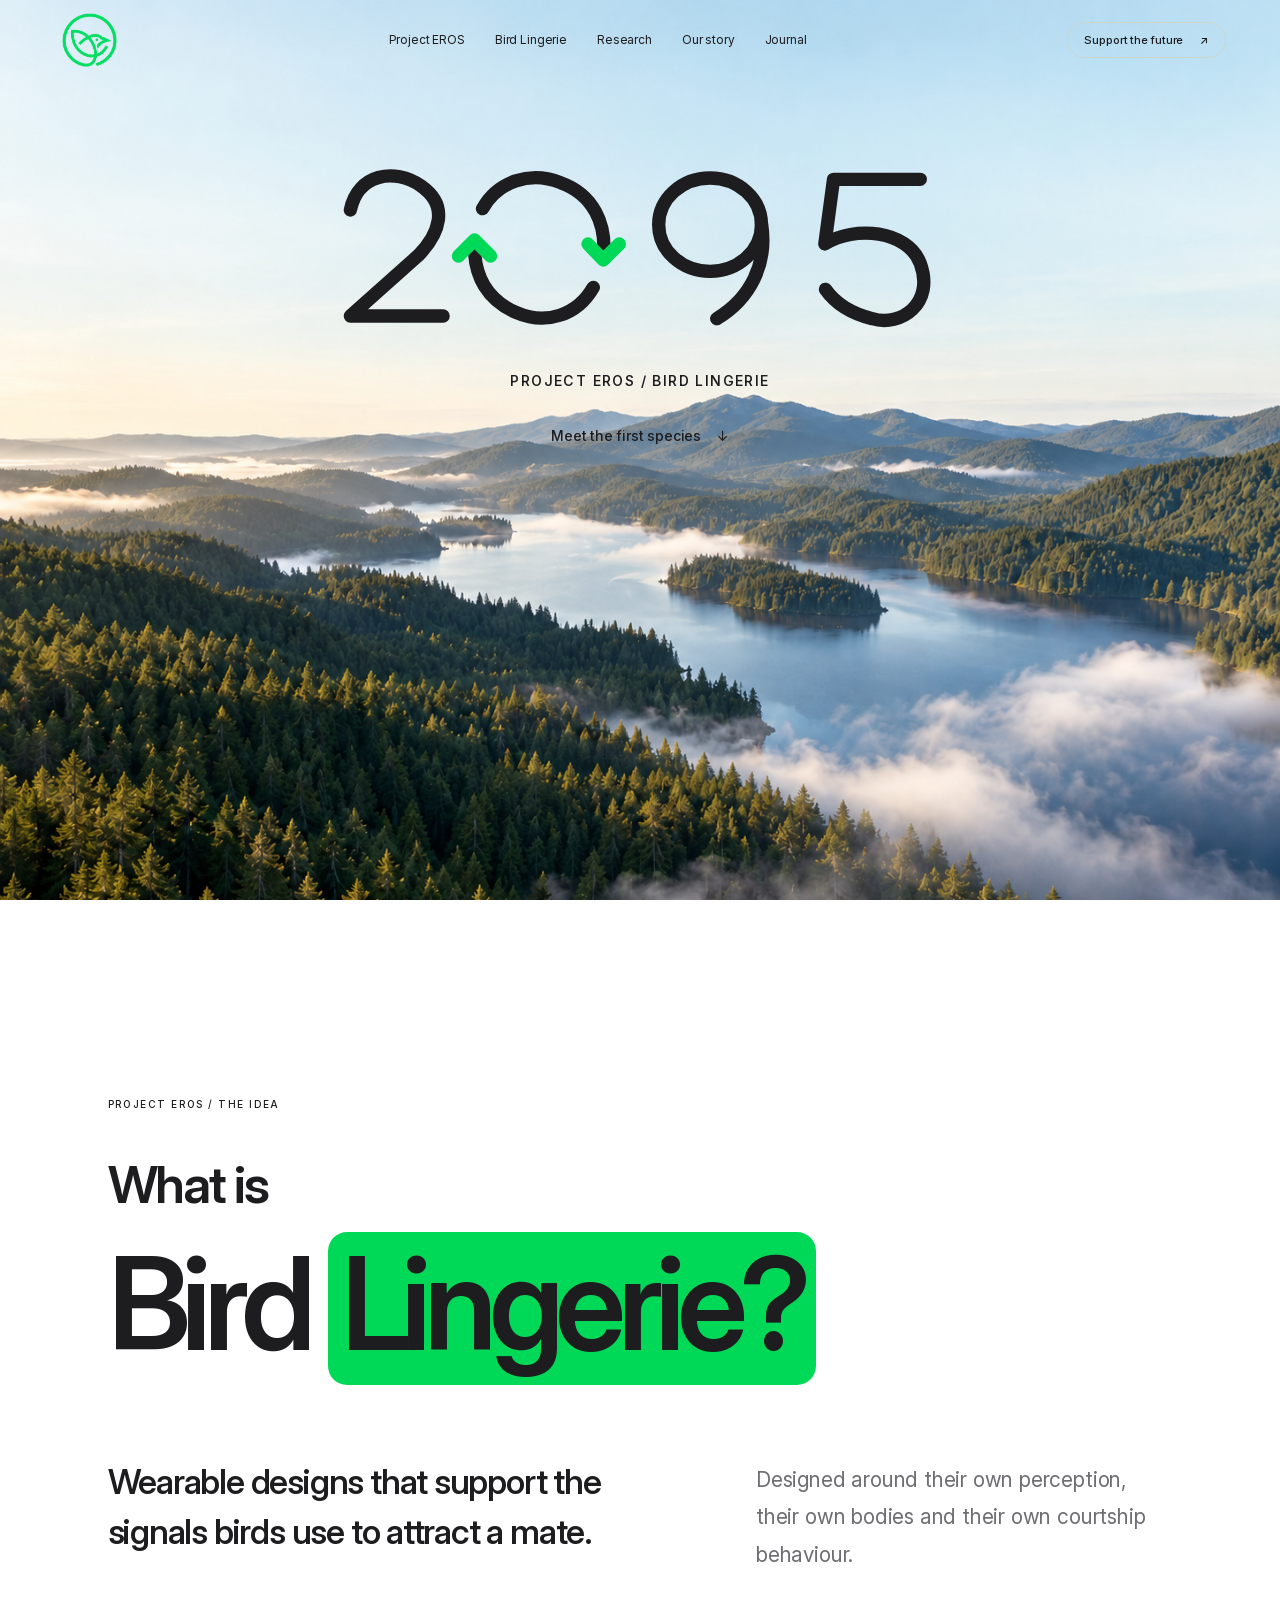
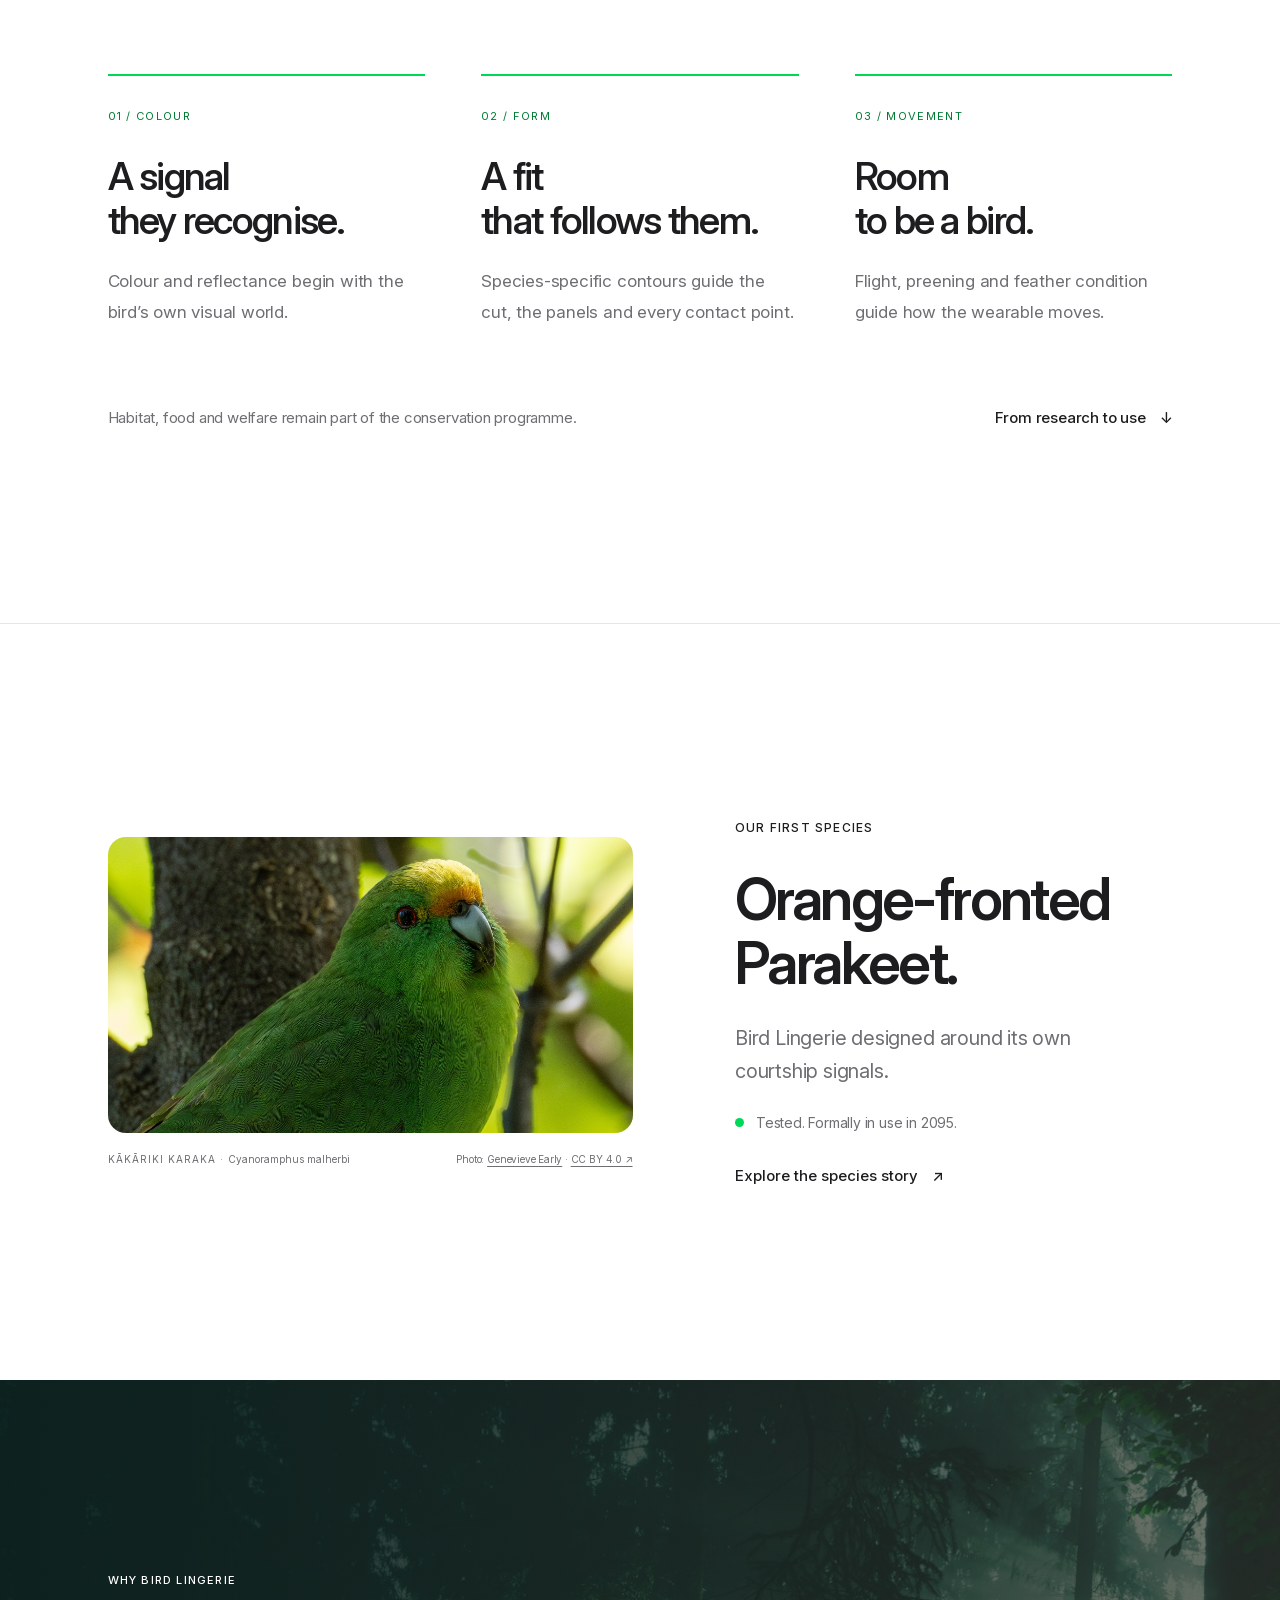
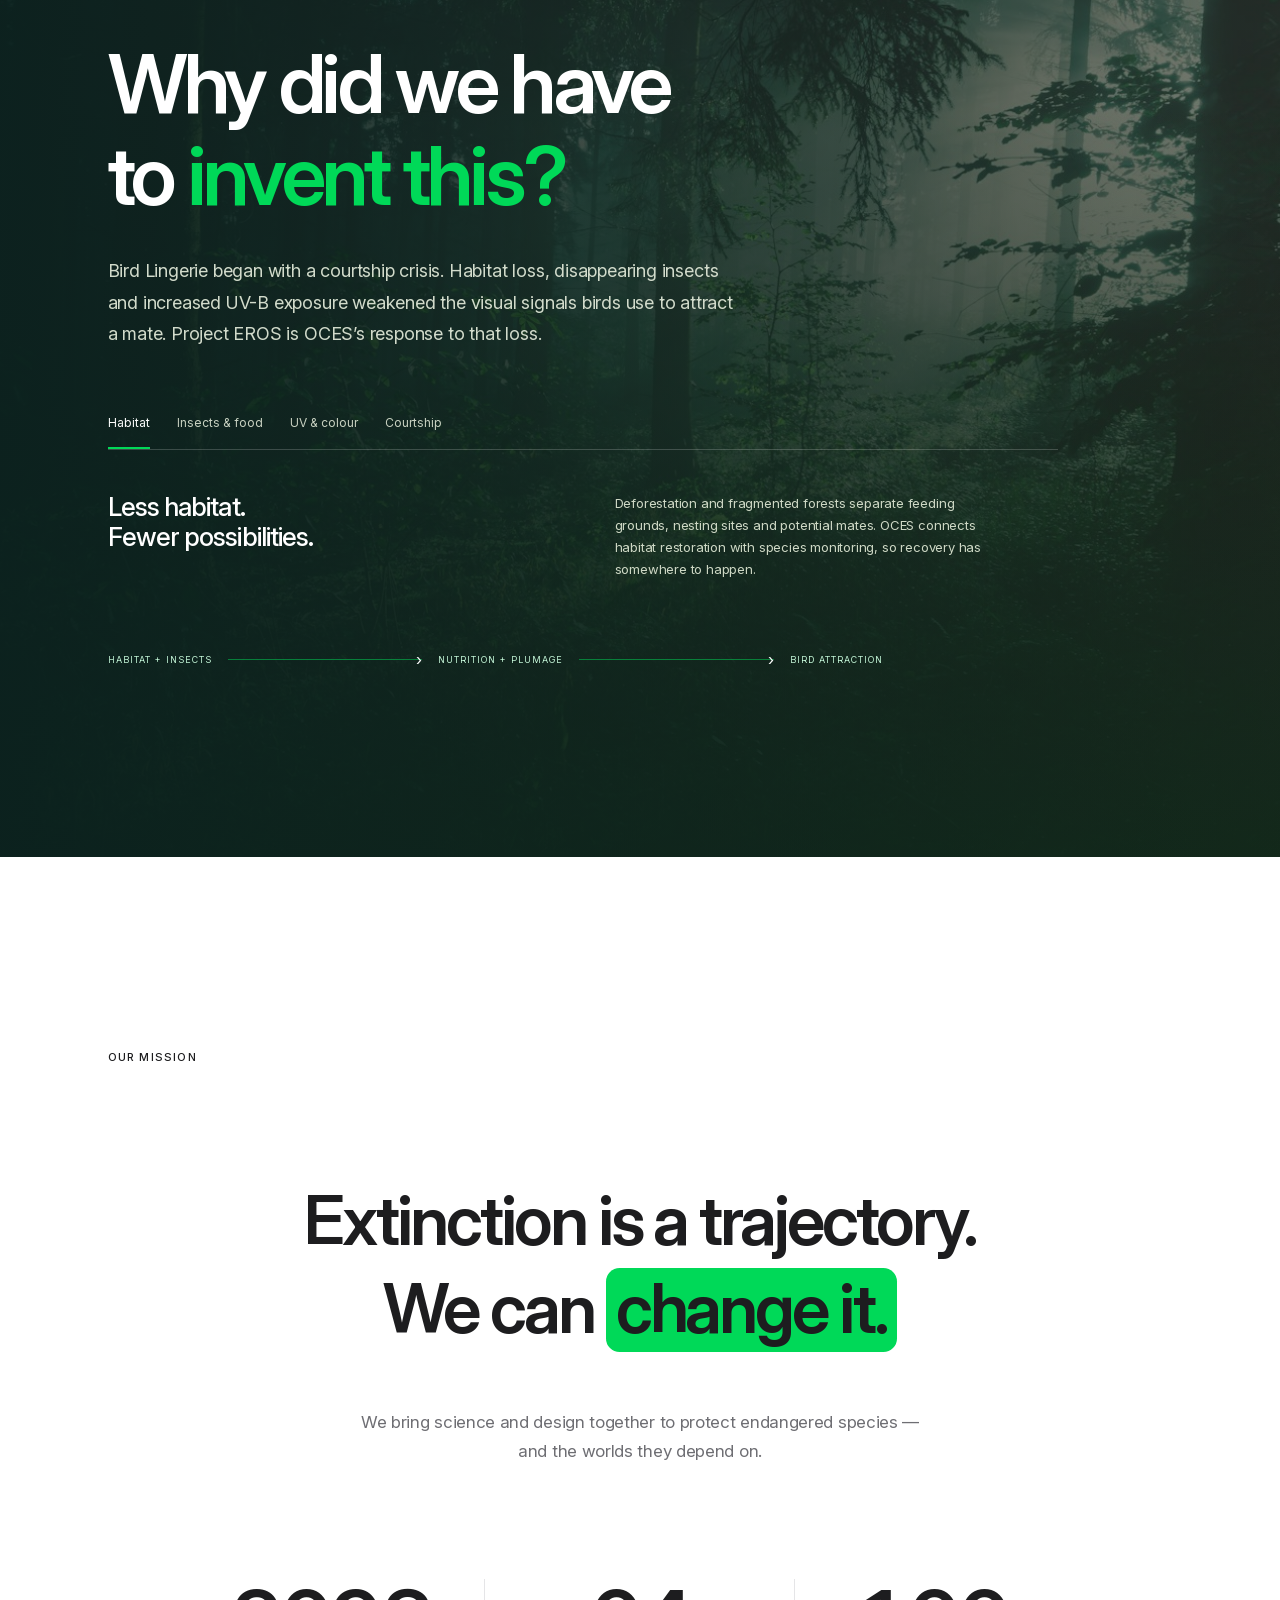
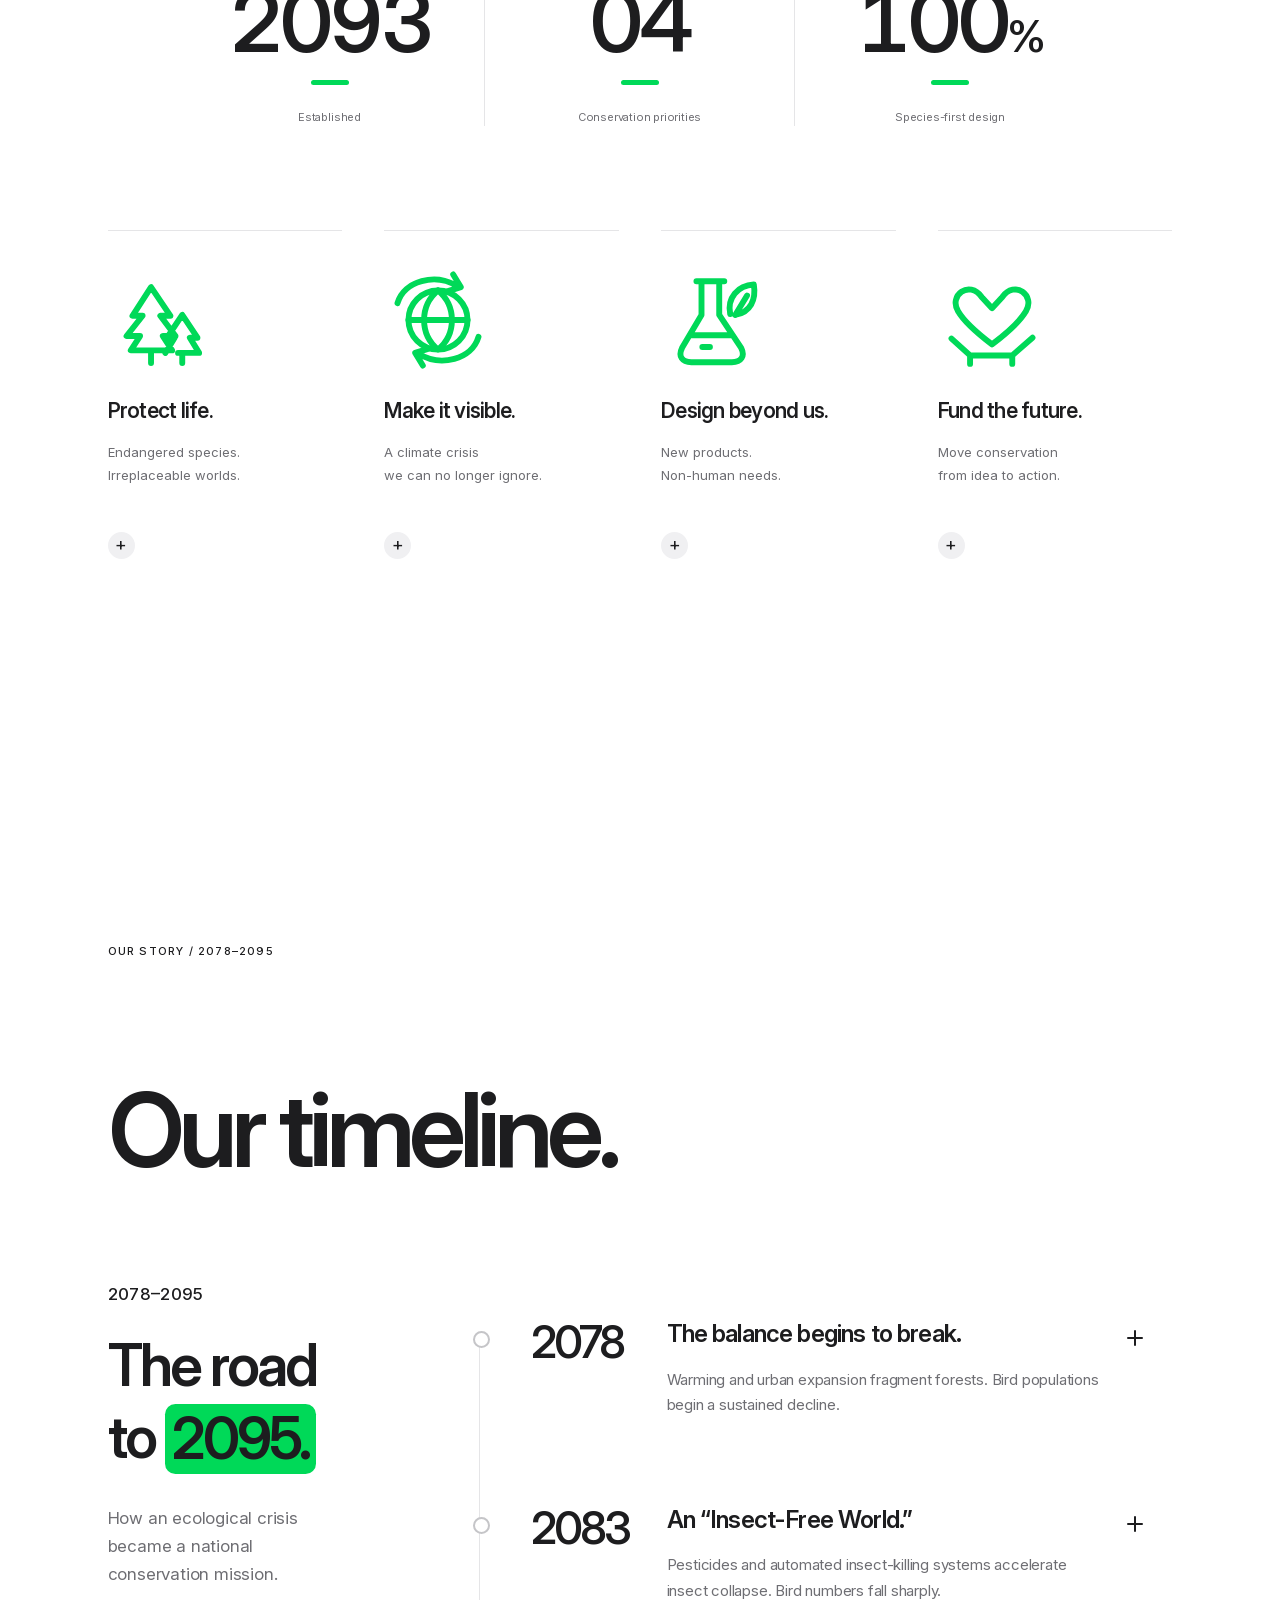
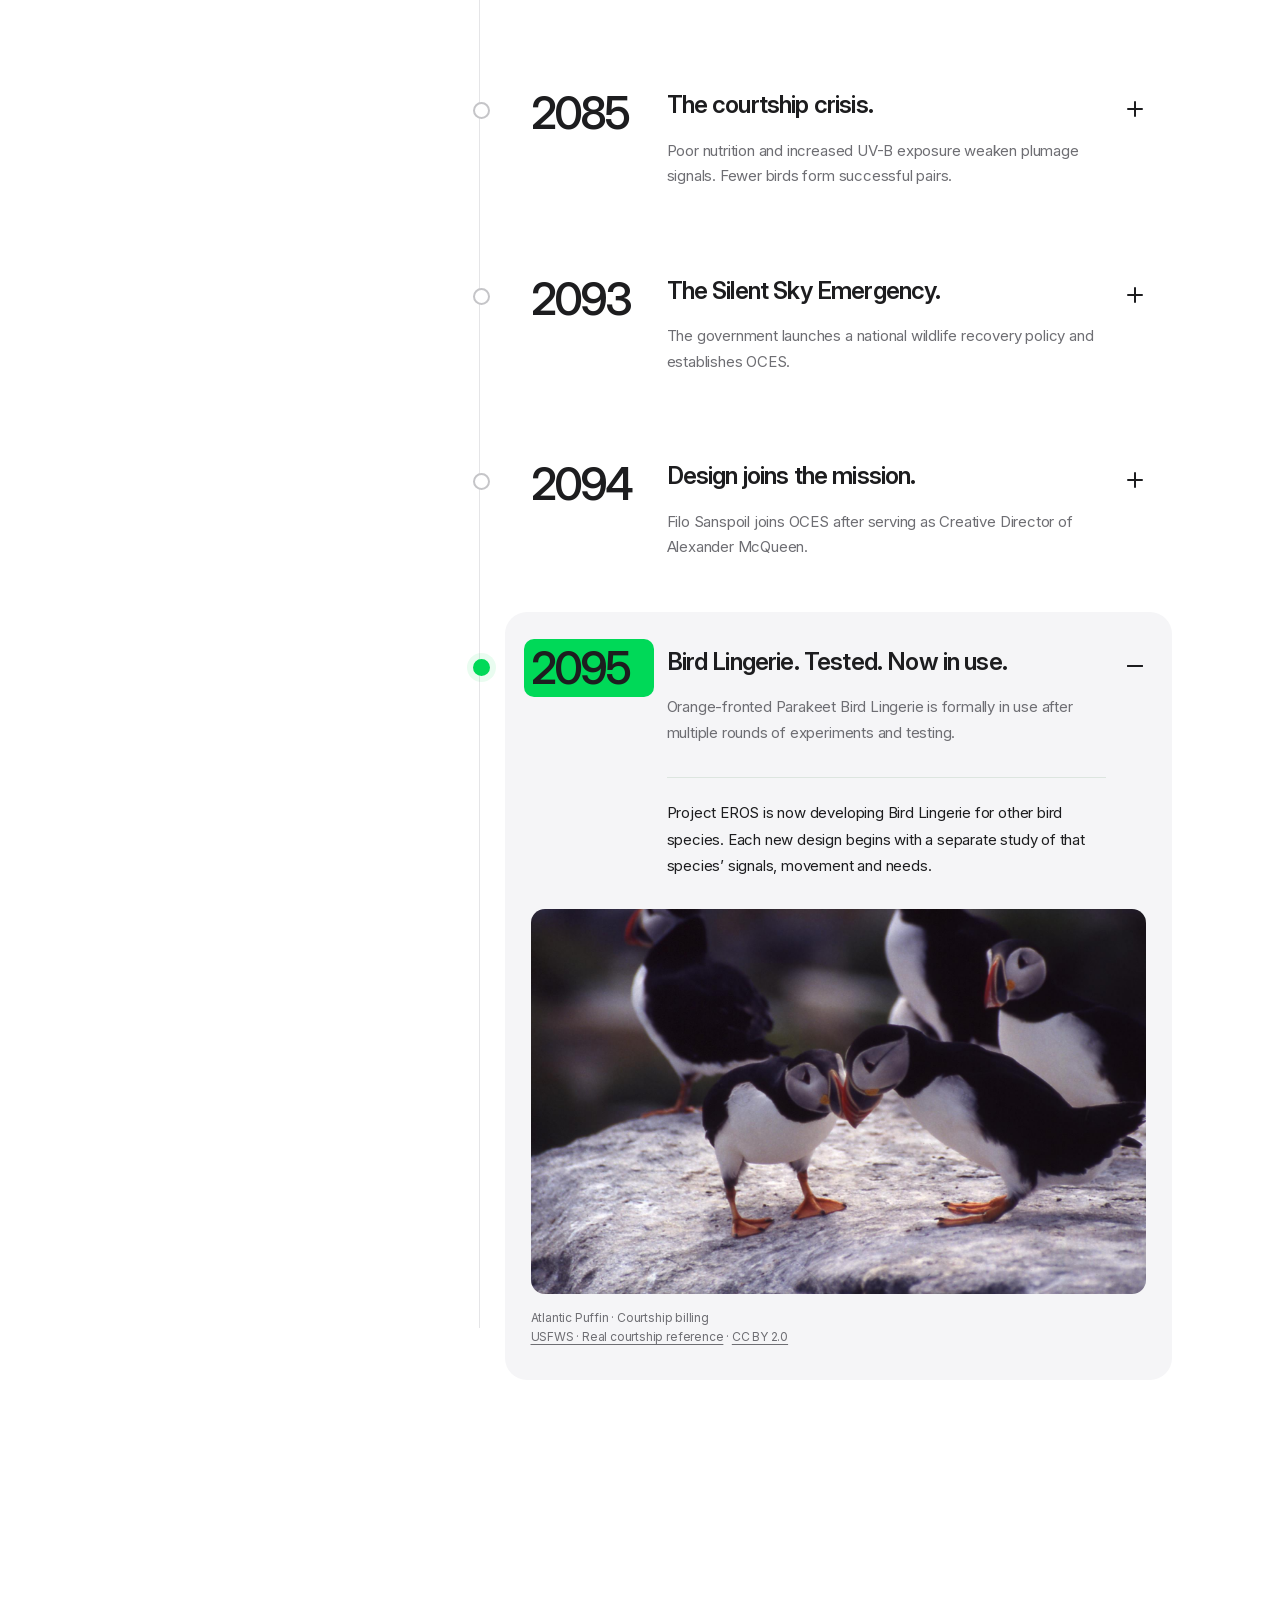
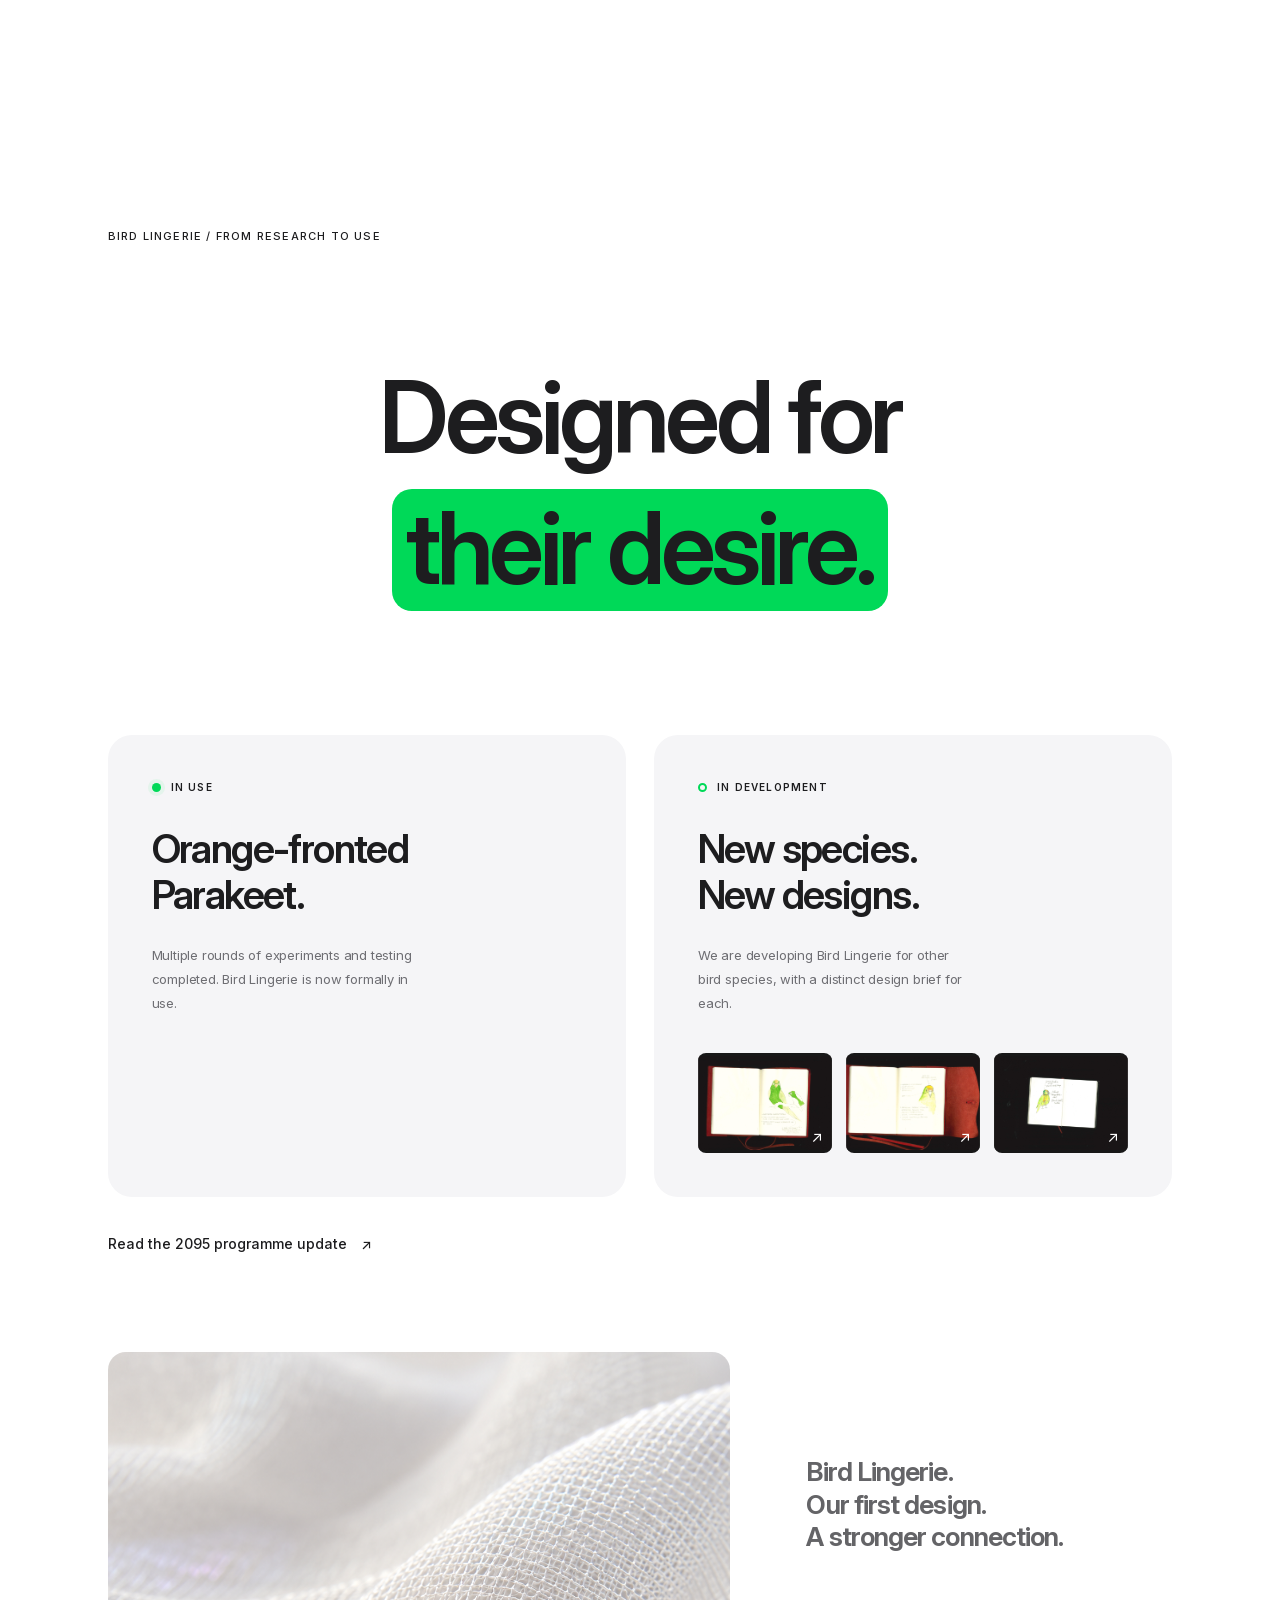
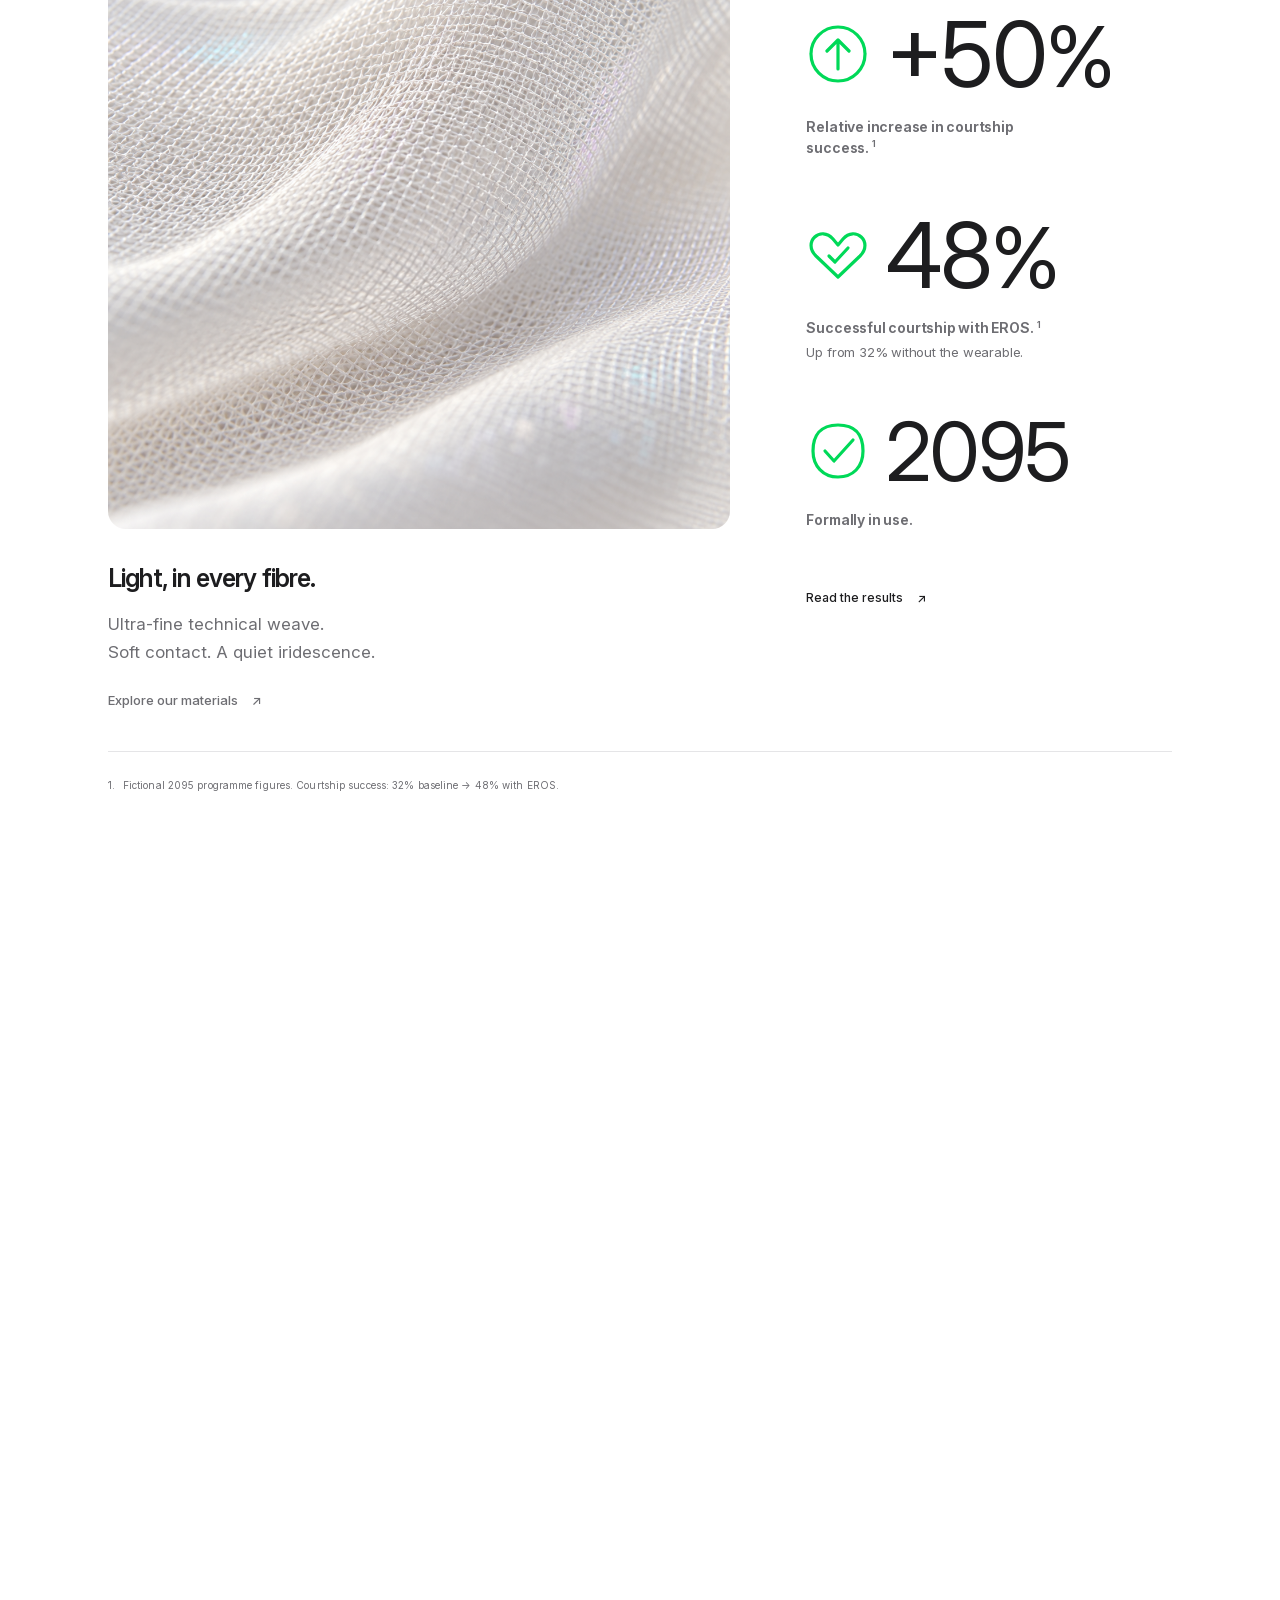
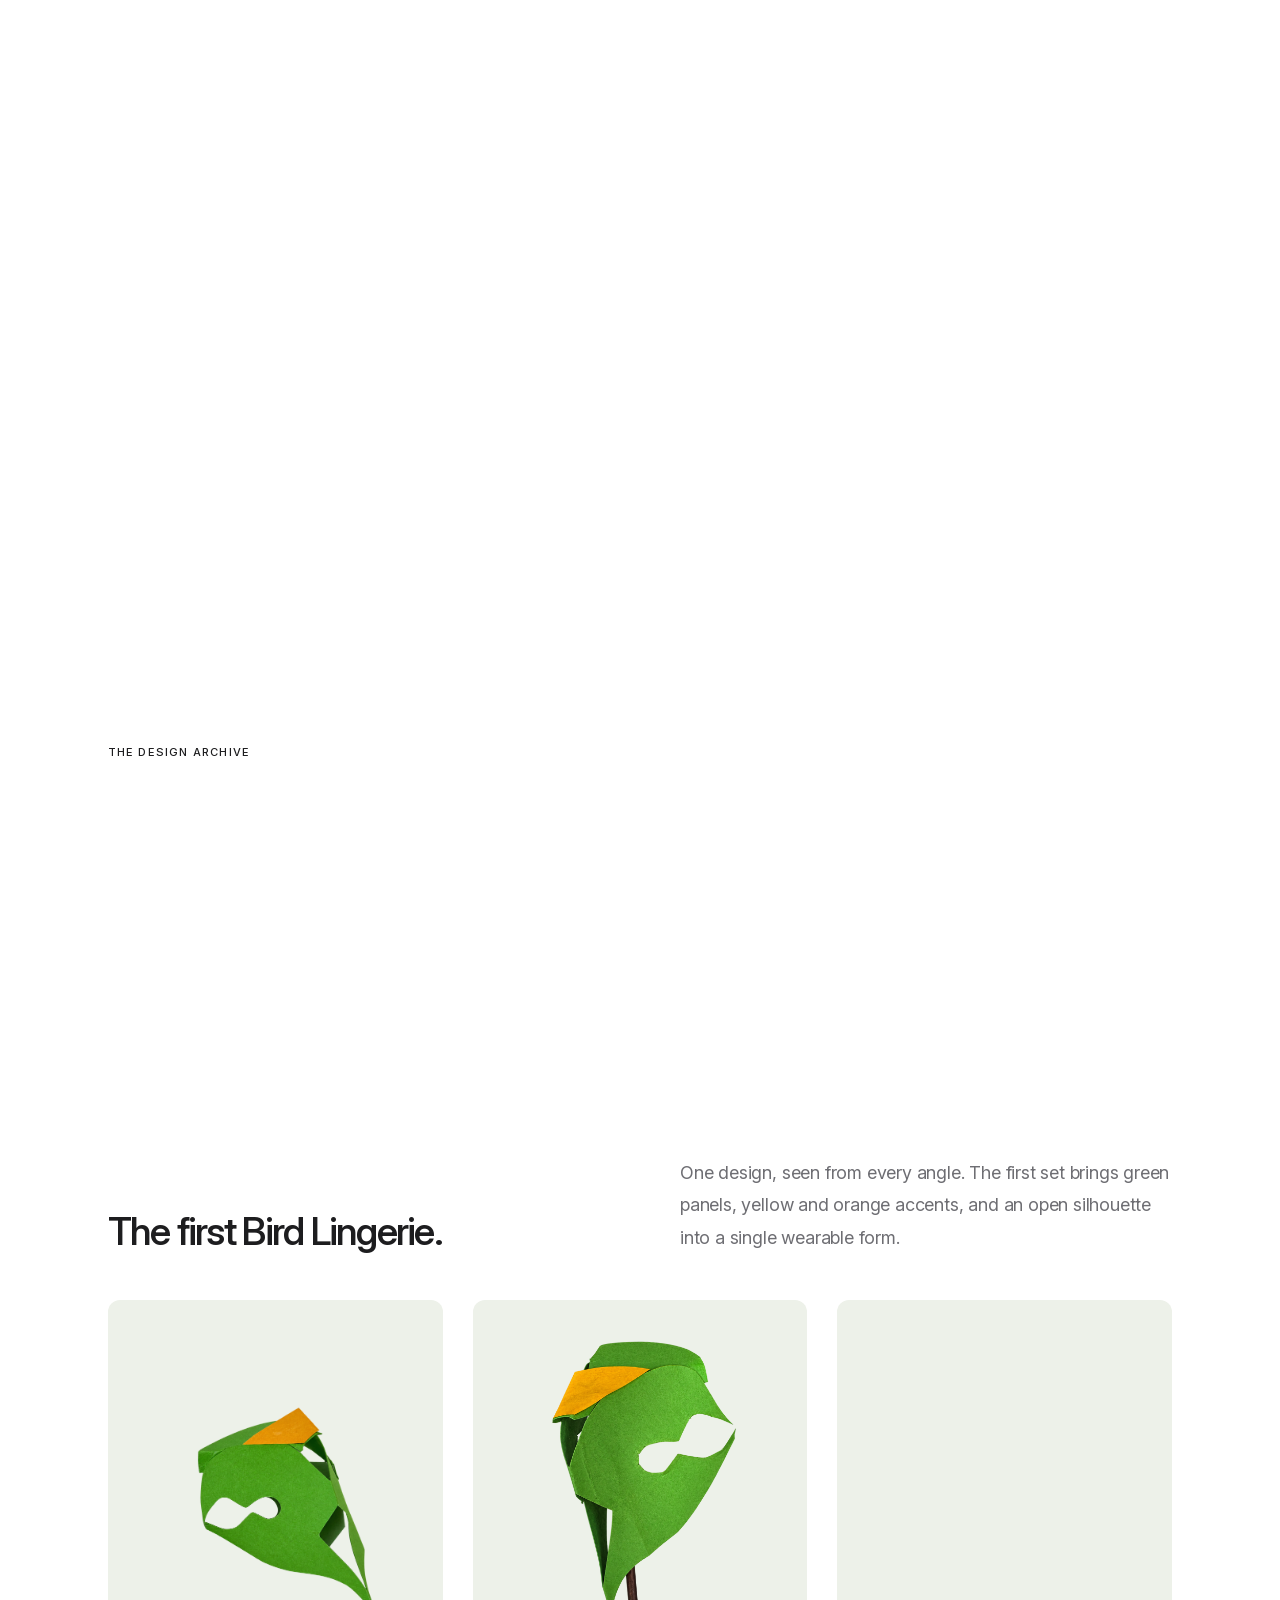
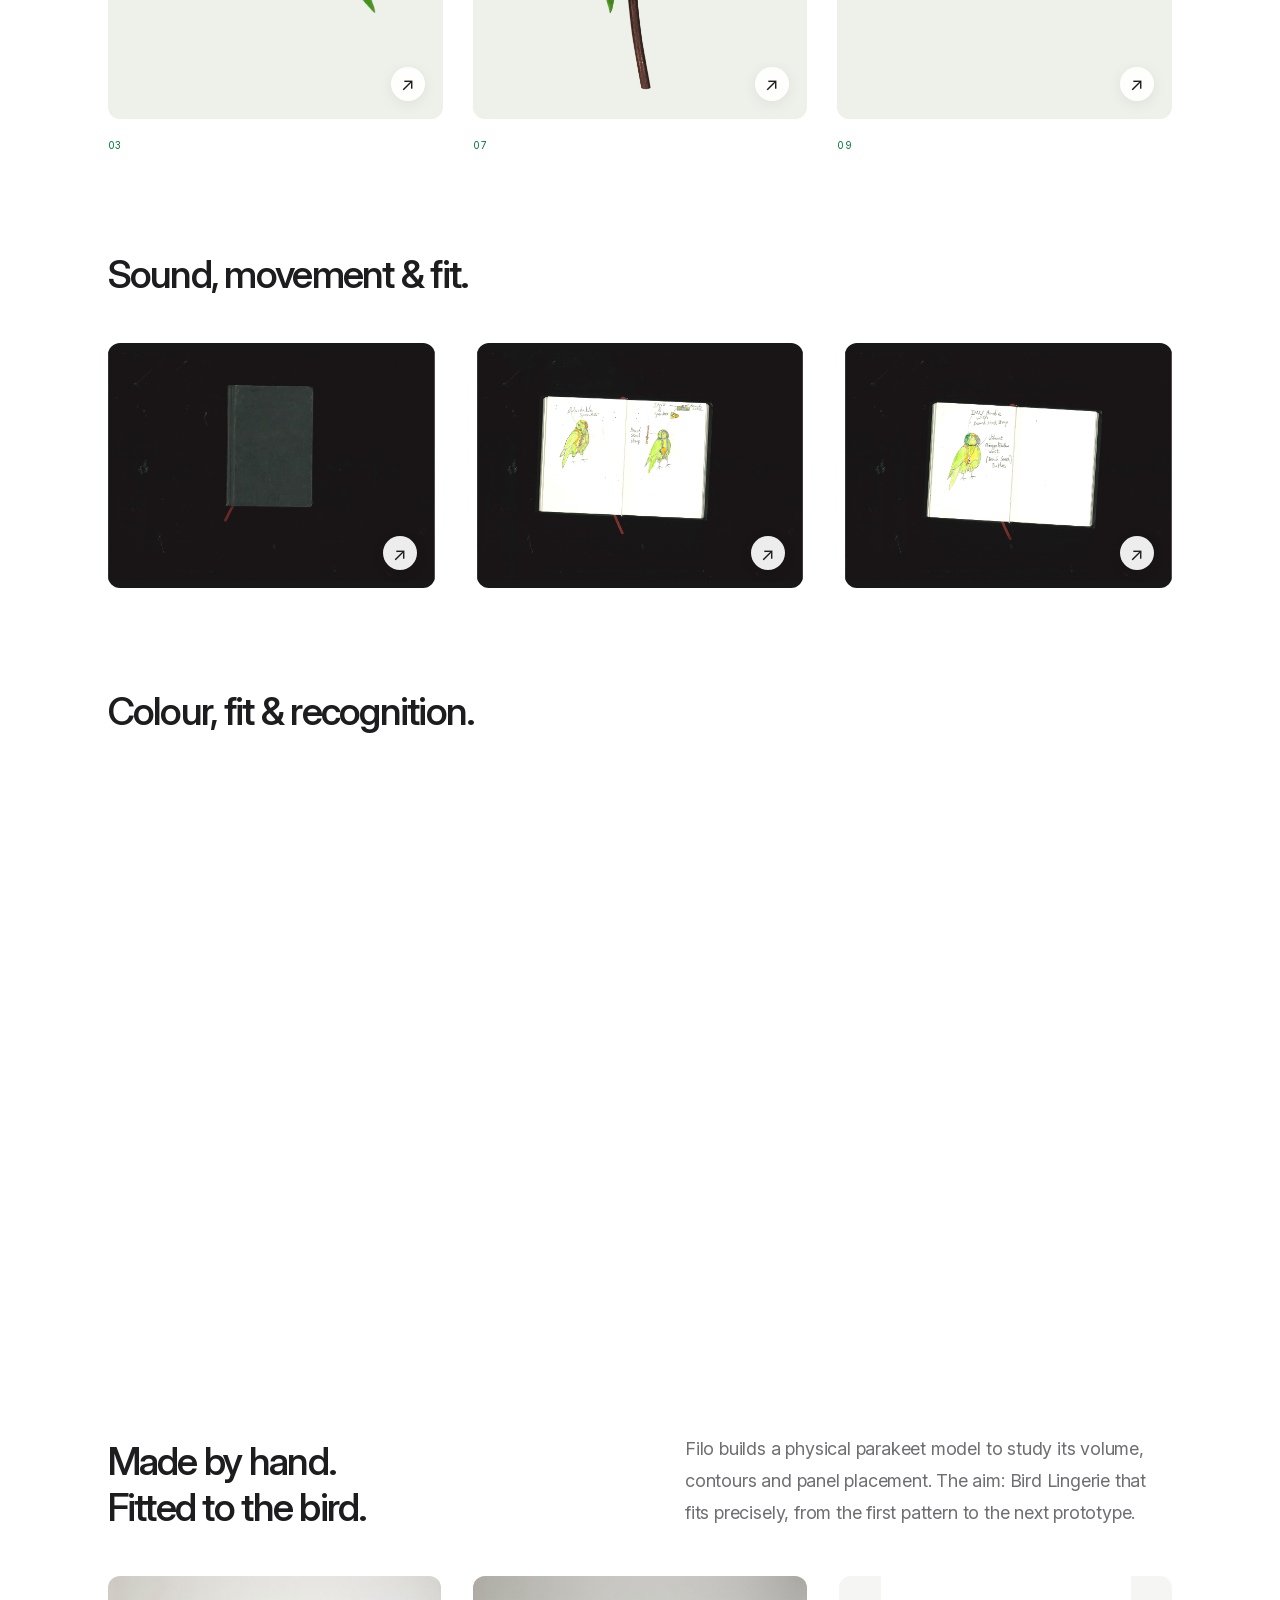
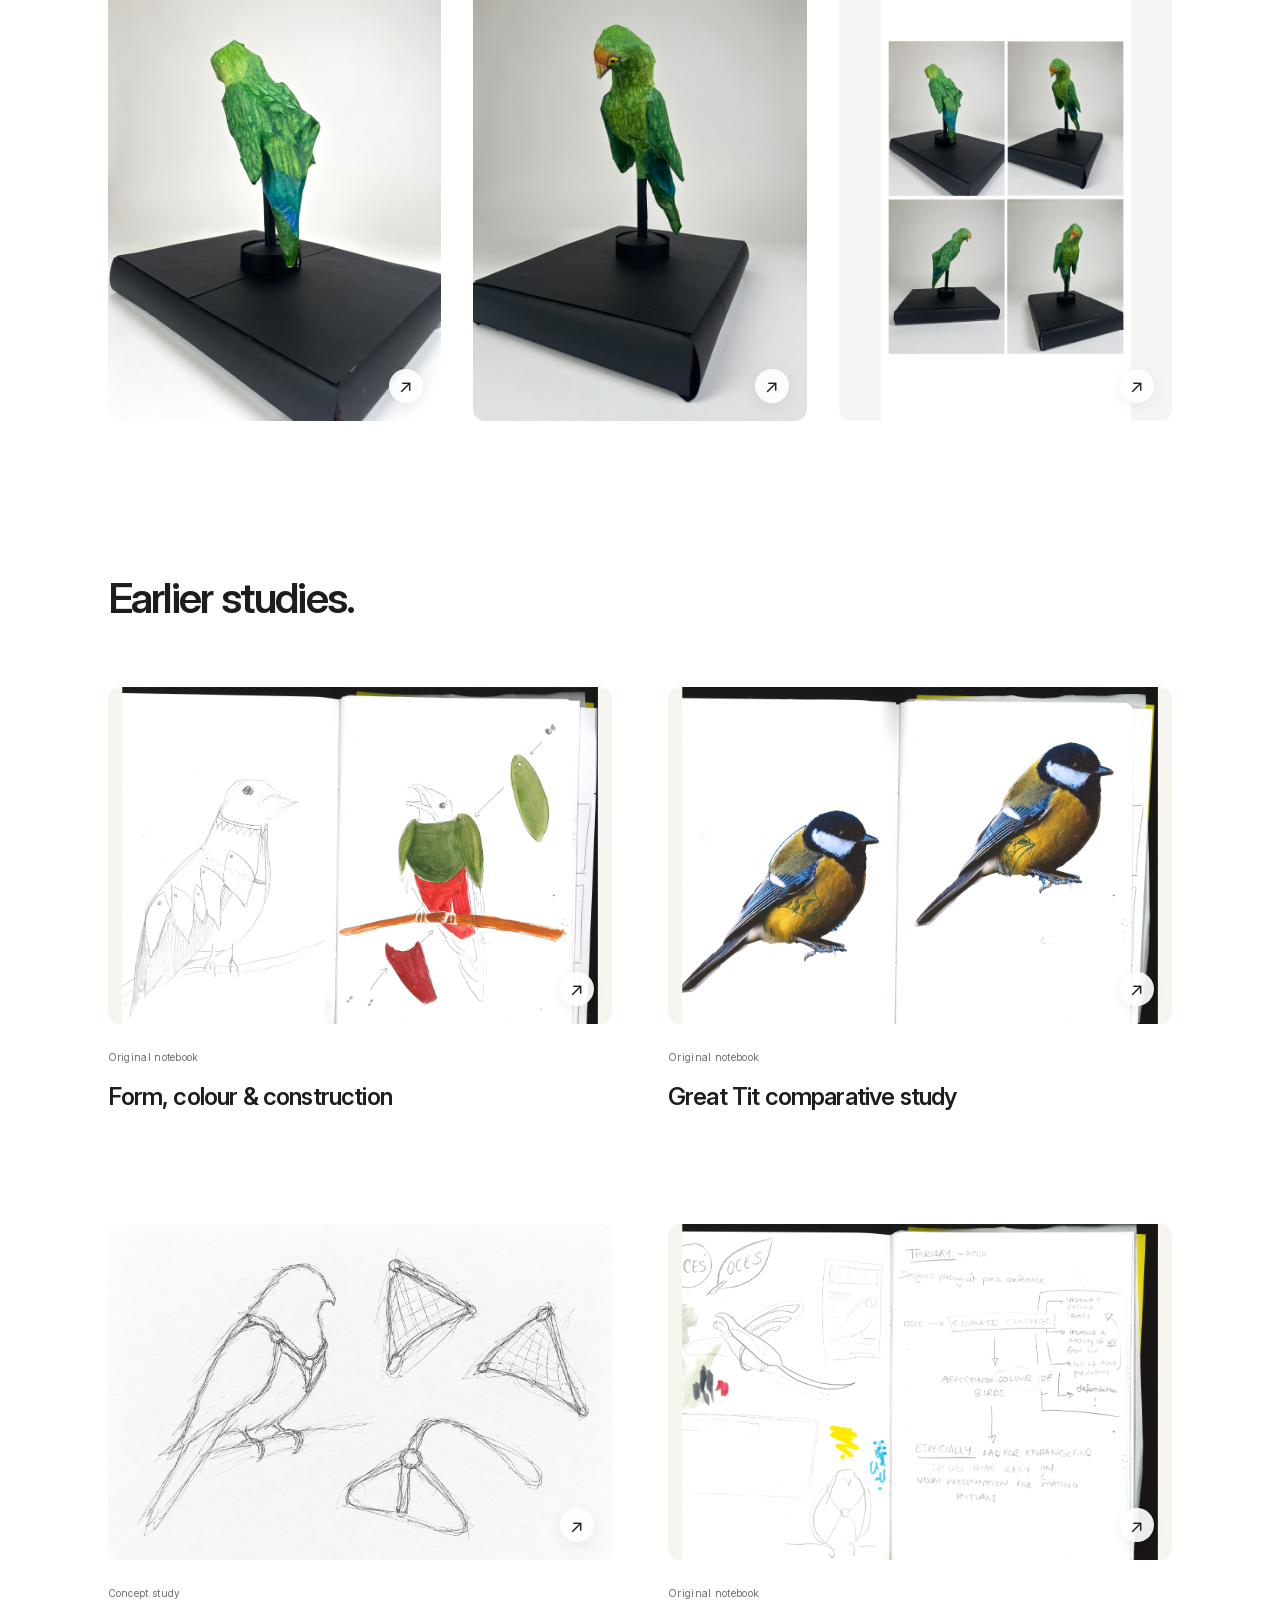
<file: index.html>
<!doctype html>
<html lang="en">
<head>
  <meta charset="UTF-8">
  <meta name="viewport" content="width=device-width, initial-scale=1">
  <meta name="theme-color" content="#00d958">
  <meta name="description" content="Discover Project EROS and Bird Lingerie for the Orange-fronted Parakeet. OCES connects conservation science and species-specific design in 2095.">
  <title>OCES — Project EROS / Bird Lingerie</title>
  <link rel="icon" href="assets/oces-circular-bird.png" type="image/png">
  <link rel="preload" href="assets/InterVariable.woff2" as="font" type="font/woff2" crossorigin>
  <link rel="stylesheet" href="styles.css">
  <script src="app.js" defer></script>
  <link rel="stylesheet" href="page-transitions.css"><script src="page-transitions.js" defer></script>
</head>
<body class="oces-home photo-opening-page">
  <a class="skip-link" href="#main">Skip to content</a>
  <header class="site-header">
    <a class="brand" href="#top" aria-label="OCES home"><img src="assets/oces-circular-bird.png" alt="OCES" width="74" height="74"></a>
    <nav class="desktop-nav" aria-label="Main navigation">
      <a href="#eros">Project EROS</a><a href="#bird-lingerie">Bird Lingerie</a><a href="#parakeet-research">Research</a><a href="#history">Our story</a><a href="#journal">Journal</a>
    </nav>
    <a class="nav-cta" href="#funding">Support the future <span aria-hidden="true">↗</span></a>
    <button class="menu-toggle" aria-label="Open navigation" aria-expanded="false" aria-controls="mobile-nav"><span></span><span></span></button>
    <nav id="mobile-nav" class="mobile-nav" aria-label="Mobile navigation" hidden><a href="#eros">Project EROS</a><a href="#bird-lingerie">Bird Lingerie</a><a href="#climate">Why Bird Lingerie?</a><a href="#history">Our story</a><a href="#parakeet-research">Species research</a><a href="#mission">Our mission</a><a href="#team">Meet the team</a><a href="#journal">Journal</a><a href="#funding">Support the future</a></nav>
    <div class="scroll-progress" aria-hidden="true"></div>
  </header>
  <main id="main">
    <section class="hero eros-opening" id="top" aria-labelledby="hero-title">
      <div class="opening-landscape" aria-hidden="true"><img src="assets/hero-reference-landscape.png" alt="" width="1448" height="1086" fetchpriority="high" decoding="async"></div>
      <div class="hero-copy eros-opening-inner" id="eros">
        <div class="hero-year"><img src="assets/oces-2095.svg" alt="2095" width="920" height="258"></div>
        <h1 id="hero-title" class="eyebrow">PROJECT EROS / BIRD LINGERIE</h1>
        <a class="text-link opening-next" href="#first-species">Meet the first species <span aria-hidden="true">↓</span></a>
      </div>
    </section>

    <section class="section bird-lingerie-intro" id="bird-lingerie" aria-labelledby="bird-lingerie-title">
      <div class="definition-heading reveal"><p class="eyebrow">PROJECT EROS / THE IDEA</p><h2 id="bird-lingerie-title"><span class="definition-question">What is</span><span class="definition-name">Bird <mark class="highlight">Lingerie?</mark></span></h2></div>
      <div class="definition-introduction reveal"><p class="definition-lead">Wearable designs that support the signals birds use to attract a mate.</p><p>Designed around their own perception, their own bodies and their own courtship behaviour.</p></div>
      <div class="definition-principles">
        <article class="reveal"><span class="definition-index">01 / COLOUR</span><h3>A signal<br>they recognise.</h3><p>Colour and reflectance begin with the bird’s own visual world.</p></article>
        <article class="reveal"><span class="definition-index">02 / FORM</span><h3>A fit<br>that follows them.</h3><p>Species-specific contours guide the cut, the panels and every contact point.</p></article>
        <article class="reveal"><span class="definition-index">03 / MOVEMENT</span><h3>Room<br>to be a bird.</h3><p>Flight, preening and feather condition guide how the wearable moves.</p></article>
      </div>
      <div class="definition-footer reveal"><p>Habitat, food and welfare remain part of the conservation programme.</p><a class="text-link" href="#eros-work">From research to use <span aria-hidden="true">↓</span></a></div>
    </section>

    <section class="section opening-species" id="first-species" aria-labelledby="first-species-title">
      <div class="opening-species-grid">
        <figure class="species-photo">
          <img src="assets/orange-fronted-parakeet.jpg" alt="A real Orange-fronted Parakeet with green feathers, a yellow crown and an orange forehead band, photographed in New Zealand." width="2048" height="1153" fetchpriority="high" decoding="async">
          <figcaption><span>KĀKĀRIKI KARAKA · <i>Cyanoramphus malherbi</i></span><span>Photo: <a href="https://commons.wikimedia.org/wiki/File:Cyanoramphus_malherbi_595565405.jpg" target="_blank" rel="noopener noreferrer">Genevieve Early</a> · <a href="https://creativecommons.org/licenses/by/4.0/" target="_blank" rel="noopener noreferrer">CC BY 4.0 ↗</a></span></figcaption>
        </figure>
        <div class="opening-species-copy">
          <p class="eyebrow">OUR FIRST SPECIES</p>
          <h2 id="first-species-title">Orange-fronted<br>Parakeet.</h2>
          <p class="opening-species-description">Bird Lingerie designed around its own courtship signals.</p>
          <p class="opening-programme-status"><span class="status-dot" aria-hidden="true"></span>Tested. Formally in use in 2095.</p>
          <button class="text-link opening-species-link" data-story="parakeet">Explore the species story <span aria-hidden="true">↗</span></button>
        </div>
      </div>
      
    </section>

    <section class="climate climate-origin" id="climate" aria-labelledby="climate-title">
      <img class="climate-bg" src="assets/forest-canopy.jpg" alt="A dense green forest with light breaking through the canopy" width="1600" height="1067" loading="lazy">
      <div class="climate-overlay"></div>
      <div class="climate-content section">
        <div class="section-top"><span class="eyebrow">WHY BIRD LINGERIE</span></div>
        <h2 class="reveal" id="climate-title">Why did we have<br>to <span>invent this?</span></h2>
        <p class="climate-intro reveal">Bird Lingerie began with a courtship crisis. Habitat loss, disappearing insects and increased UV-B exposure weakened the visual signals birds use to attract a mate. Project EROS is OCES’s response to that loss.</p>
        <div class="climate-interface reveal">
          <div class="tablist" role="tablist" aria-label="Why Bird Lingerie was developed">
            <button id="tab-habitat" role="tab" aria-selected="true" aria-controls="climate-panel" tabindex="0" data-climate="habitat">Habitat</button>
            <button id="tab-food" role="tab" aria-selected="false" aria-controls="climate-panel" tabindex="-1" data-climate="food">Insects &amp; food</button>
            <button id="tab-colour" role="tab" aria-selected="false" aria-controls="climate-panel" tabindex="-1" data-climate="colour">UV &amp; colour</button>
            <button id="tab-connection" role="tab" aria-selected="false" aria-controls="climate-panel" tabindex="-1" data-climate="connection">Courtship</button>
          </div>
          <div id="climate-panel" role="tabpanel" aria-labelledby="tab-habitat" class="climate-panel" tabindex="0"><h3>Less habitat.<br>Fewer possibilities.</h3><p>Deforestation and fragmented forests separate feeding grounds, nesting sites and potential mates. OCES connects habitat restoration with species monitoring, so recovery has somewhere to happen.</p></div>
          <div class="signal-flow" aria-label="From habitat and insect loss to nutrition, plumage and bird attraction"><span>HABITAT + INSECTS</span><i></i><span>NUTRITION + PLUMAGE</span><i></i><span>BIRD ATTRACTION</span></div>
        </div>
      </div>
    </section>

    <section class="section mission" id="mission" aria-labelledby="mission-title">
      <div class="section-top"><span class="eyebrow">OUR MISSION</span></div>
      <h2 class="statement reveal highlight-title" id="mission-title"><span class="title-line">Extinction is a trajectory.</span><span class="title-line">We can <mark class="highlight">change it.</mark></span></h2>
      <p class="section-intro reveal">We bring science and design together to protect endangered species — and the worlds they depend on.</p>
      <div class="metrics reveal">
        <div><strong>2093</strong><span>Established</span></div>
        <div><strong>04</strong><span>Conservation priorities</span></div>
        <div><strong>100<span class="percent">%</span></strong><span>Species-first design</span></div>
      </div>
      <div class="mission-grid">
        <button class="mission-item reveal" data-story="protect"><svg class="mission-illustration" viewBox="0 0 128 128" fill="none" aria-hidden="true"><g stroke="currentColor" stroke-width="7" stroke-linecap="round" stroke-linejoin="round"><path d="M27 100H76L65 83H80L62 59H74L51 25L29 59H41L22 83H38L27 100ZM51 100V115M83 103H108L97 85H106L88 58L70 85H79L68 103M88 104V115"/></g></svg><h3>Protect life.</h3><p>Endangered species.<br>Irreplaceable worlds.</p><span class="round-plus" aria-hidden="true">+</span></button>
        <button class="mission-item reveal" data-story="awareness"><svg class="mission-illustration" viewBox="0 0 128 128" fill="none" aria-hidden="true"><g stroke="currentColor" stroke-width="7" stroke-linecap="round" stroke-linejoin="round"><circle cx="64" cy="64" r="35"/><path d="M29 64H99M64 29C42 47 42 81 64 99C86 81 86 47 64 29M16 44C24 17 61 8 87 24M82 10L91 25L75 30M112 84C104 111 67 120 41 104M46 118L37 103L53 98"/></g></svg><h3>Make it visible.</h3><p>A climate crisis<br>we can no longer ignore.</p><span class="round-plus" aria-hidden="true">+</span></button>
        <button class="mission-item reveal" data-story="design"><svg class="mission-illustration" viewBox="0 0 128 128" fill="none" aria-hidden="true"><g stroke="currentColor" stroke-width="7" stroke-linecap="round" stroke-linejoin="round"><path d="M42 18H75M48 18V58L25 97C20 107 25 114 36 114H84C95 114 100 107 95 97L69 58V18M36 82H84M49 96H58"/><path d="M82 57C78 38 91 23 110 22C113 40 106 55 88 58M88 58L102 35"/></g></svg><h3>Design beyond us.</h3><p>New products.<br>Non-human needs.</p><span class="round-plus" aria-hidden="true">+</span></button>
        <button class="mission-item reveal" data-story="fund"><svg class="mission-illustration" viewBox="0 0 128 128" fill="none" aria-hidden="true"><g stroke="currentColor" stroke-width="7" stroke-linecap="round" stroke-linejoin="round"><path d="M52 37C37 16 12 35 24 54C31 66 43 77 64 93C85 77 97 66 104 54C116 35 91 16 76 37L64 50L52 37Z"/><path d="M16 86L38 106H88L112 85M38 106V116M88 106V116"/></g></svg><h3>Fund the future.</h3><p>Move conservation<br>from idea to action.</p><span class="round-plus" aria-hidden="true">+</span></button>
      </div>
    </section>

    <section class="section history" id="history" aria-labelledby="history-title">
      <div class="section-top"><span class="eyebrow">OUR STORY / 2078–2095</span></div>
      

      <h2 class="timeline-section-title reveal" id="history-title">Our timeline.</h2>
      <section class="history-timeline" id="oces-timeline" aria-labelledby="timeline-title">
        <div class="timeline-heading">
          <p class="timeline-range">2078–2095</p>
          <h3 id="timeline-title">The road<br>to <mark class="highlight">2095.</mark></h3>
          <p>How an ecological crisis became a national conservation mission.</p>
        </div>
        <ol class="timeline-events">
          <li>
            <details class="timeline-milestone">
              <summary><span class="timeline-year">2078</span><span class="timeline-copy"><span class="timeline-title">The balance begins to break.</span><span class="timeline-excerpt">Warming and urban expansion fragment forests. Bird populations begin a sustained decline.</span></span><span class="timeline-toggle" aria-hidden="true"></span></summary>
              <div class="timeline-detail"><p>Continuous habitats become isolated patches. Birds lose reliable feeding grounds, safe nesting sites and opportunities to encounter suitable mates.</p><figure class="timeline-visual timeline-visual--habitat"><div class="timeline-image"><img src="assets/timeline-2078-habitat.jpg" alt="An aerial view of a clearcut area surrounded by evergreen forest, illustrating habitat fragmentation." width="1600" height="1600" loading="lazy" decoding="async"></div></figure></div>
            </details>
          </li>
          <li>
            <details class="timeline-milestone">
              <summary><span class="timeline-year">2083</span><span class="timeline-copy"><span class="timeline-title">An “Insect-Free World.”</span><span class="timeline-excerpt">Pesticides and automated insect-killing systems accelerate insect collapse. Bird numbers fall sharply.</span></span><span class="timeline-toggle" aria-hidden="true"></span></summary>
              <div class="timeline-detail"><p>Marketed as a cleaner, premium way to live, insect-free environments remove a vital food source. Declining pollination and disrupted food chains leave birds with less food and poorer nutrition.</p><figure class="timeline-visual timeline-visual--pollinator"><div class="timeline-image"><img src="assets/timeline-2083-pollinator.jpg" alt="A close-up of a bee on a yellow flower, illustrating the pollinators threatened by the insect crisis." width="1600" height="1883" loading="lazy" decoding="async"></div></figure></div>
            </details>
          </li>
          <li>
            <details class="timeline-milestone">
              <summary><span class="timeline-year">2085</span><span class="timeline-copy"><span class="timeline-title">The courtship crisis.</span><span class="timeline-excerpt">Poor nutrition and increased UV-B exposure weaken plumage signals. Fewer birds form successful pairs.</span></span><span class="timeline-toggle" aria-hidden="true"></span></summary>
              <div class="timeline-detail"><p>Pollution and a reversal in ozone-layer recovery increase UV-B exposure. Birds may remain fertile while colour, iridescence and ultraviolet reflection lose their strength. Breeding declines, dawn choruses fade, resistant pests rebound and food prices rise: the Avian Food Inflation.</p><figure class="timeline-visual timeline-visual--plumage"><div class="timeline-image"><img src="assets/timeline-2085-plumage.jpg" alt="A close-up of green and iridescent hummingbird plumage, illustrating the visual signals studied in the courtship crisis." width="1600" height="2400" loading="lazy" decoding="async"></div><figcaption>Hummingbird plumage · Visual signal reference</figcaption></figure></div>
            </details>
          </li>
          <li>
            <details class="timeline-milestone">
              <summary><span class="timeline-year">2093</span><span class="timeline-copy"><span class="timeline-title">The Silent Sky Emergency.</span><span class="timeline-excerpt">The government launches a national wildlife recovery policy and establishes OCES.</span></span><span class="timeline-toggle" aria-hidden="true"></span></summary>
              <div class="timeline-detail"><p>Bibi and the conservation science team found OCES. The Orange-fronted Parakeet crisis drives its first programme, connecting habitat recovery, species monitoring and experimental courtship design.</p><figure class="timeline-visual timeline-visual--parakeet"><div class="timeline-image"><img src="assets/timeline-2093-parakeet.jpg" alt="A new photograph of an Orange-fronted Parakeet perched among branches in New Zealand." width="2012" height="1261" loading="lazy" decoding="async"></div><figcaption>Photo: <a href="https://commons.wikimedia.org/wiki/File:Cyanoramphus_malherbi_464242365.jpg" target="_blank" rel="noopener noreferrer">William Harland</a> · <a href="https://creativecommons.org/licenses/by/4.0/" target="_blank" rel="noopener noreferrer">CC BY 4.0</a></figcaption></figure></div>
            </details>
          </li>
          <li>
            <details class="timeline-milestone">
              <summary><span class="timeline-year">2094</span><span class="timeline-copy"><span class="timeline-title">Design joins the mission.</span><span class="timeline-excerpt">Filo Sanspoil joins OCES after serving as Creative Director of Alexander McQueen.</span></span><span class="timeline-toggle" aria-hidden="true"></span></summary>
              <div class="timeline-detail"><p>Project EROS brings conservation science and design together. Prototypes begin with the bird’s feather structure, wing movement and courtship signals, so the design supports its natural behaviour.</p><figure class="timeline-visual timeline-visual--flight"><div class="timeline-image"><img src="assets/timeline-2094-flight.jpg" alt="A green rose-ringed parakeet in flight with its wings extended, used as a reference for feather structure and freedom of movement." width="1600" height="1067" loading="lazy" decoding="async"></div><figcaption>Flight study · Rose-ringed Parakeet</figcaption></figure></div>
            </details>
          </li>
          <li>
            <details class="timeline-milestone" open>
              <summary><span class="timeline-year">2095</span><span class="timeline-copy"><span class="timeline-title">Bird Lingerie. Tested. Now in use.</span><span class="timeline-excerpt">Orange-fronted Parakeet Bird Lingerie is formally in use after multiple rounds of experiments and testing.</span></span><span class="timeline-toggle" aria-hidden="true"></span></summary>
              <div class="timeline-detail"><p>Project EROS is now developing Bird Lingerie for other bird species. Each new design begins with a separate study of that species’ signals, movement and needs.</p><figure class="timeline-visual timeline-visual--puffins"><div class="timeline-image"><img src="assets/timeline-courtship-billing.jpg" alt="Two Atlantic puffins touching bills in a courtship display, photographed at Maine Coastal Islands National Wildlife Refuge." width="1798" height="1128" loading="lazy" decoding="async"></div><figcaption>Atlantic Puffin · Courtship billing<br><a href="https://commons.wikimedia.org/wiki/File:Atlantic_puffins_courtship_billing_(4188074660).jpg" target="_blank" rel="noopener noreferrer">USFWS · Real courtship reference</a> · <a href="https://creativecommons.org/licenses/by/2.0/" target="_blank" rel="noopener noreferrer">CC BY 2.0</a></figcaption></figure></div>
            </details>
          </li>
        </ol>
      </section>
    </section>



    <section class="eros-section" id="eros-work" aria-labelledby="eros-title">
      <div class="section">
        <div class="section-top"><span class="eyebrow">BIRD LINGERIE / FROM RESEARCH TO USE</span></div>
        <div class="eros-intro reveal"><h2 id="eros-title" class="highlight-title"><span class="title-line">Designed for</span><span class="title-line"><mark class="highlight">their desire.</mark></span></h2></div>
        <div class="eros-progress reveal" aria-label="Project EROS programme status in 2095">
          <div class="programme-status"><span class="status-label"><span class="status-dot" aria-hidden="true"></span>IN USE</span><h3>Orange-fronted<br>Parakeet.</h3><p>Multiple rounds of experiments and testing completed. Bird Lingerie is now formally in use.</p></div>
          <div class="programme-status"><span class="status-label"><span class="status-ring" aria-hidden="true"></span>IN DEVELOPMENT</span><h3>New species.<br>New designs.</h3><p>We are developing Bird Lingerie for other bird species, with a distinct design brief for each.</p><div class="development-sketches" aria-label="Designer’s new species studies"><button data-archive="designer-notebook-03" aria-label="Enlarge Fit and movement study"><img src="assets/designer-notebook-03.jpg" alt="Original parakeet wearable fit study" loading="lazy"><span aria-hidden="true">↗</span></button><button data-archive="designer-notebook-04" aria-label="Enlarge Headpiece construction study"><img src="assets/designer-notebook-04.jpg" alt="Original parakeet headpiece construction sketch" loading="lazy"><span aria-hidden="true">↗</span></button><button data-archive="phase-two-notebook-03" aria-label="Enlarge Hoodie and vest study"><img src="assets/phase-two-notebook-03.jpg" alt="Original hoodie and vest design study" loading="lazy"><span aria-hidden="true">↗</span></button></div></div>
          <button class="text-link progress-link" data-story="journal-prototype">Read the 2095 programme update <span aria-hidden="true">↗</span></button>
        </div>
        <section class="product-feature reveal" id="eros-product" aria-labelledby="product-title">
          <figure class="product-flatlay textile-feature">
            <img src="assets/eros-technical-fabric.png" alt="Extreme close-up concept image of pale ultra-fine technical fabric, with a subtle iridescent reflection in soft natural light." width="1086" height="1448" loading="lazy">
            <figcaption>
              <h4>Light, in every fibre.</h4>
              <p>Ultra-fine technical weave.<br>Soft contact. A quiet iridescence.</p>
              <button class="text-link" data-story="eros-materials">Explore our materials <span aria-hidden="true">↗</span></button>
            </figcaption>
          </figure>
          <div class="product-results">
            <h3 id="product-title">Bird Lingerie.<br>Our first design.<br>A stronger connection.</h3>
            <ul class="product-metrics" aria-label="Project EROS figures for the fictional 2095 programme">
              <li>
                <div class="product-metric-reading"><svg class="product-metric-icon" viewBox="0 0 64 64" fill="none" stroke="currentColor" stroke-width="3.2" stroke-linecap="round" stroke-linejoin="round" aria-hidden="true" focusable="false"><circle cx="32" cy="32" r="27"/><path d="M32 47V18m-11 11 11-11 11 11"/></svg><strong class="product-metric-value">+50<span>%</span></strong></div>
                <p><strong>Relative increase in courtship success.<sup>1</sup></strong></p>
              </li>
              <li>
                <div class="product-metric-reading"><svg class="product-metric-icon" viewBox="0 0 64 64" fill="none" stroke="currentColor" stroke-width="3.2" stroke-linecap="round" stroke-linejoin="round" aria-hidden="true" focusable="false"><path d="M32 54 10 33C-4 19 15 2 27 16l5 6 5-6C49 2 68 19 54 33Z"/><path d="m23 33 6 6 13-14"/></svg><strong class="product-metric-value">48<span>%</span></strong></div>
                <p><strong>Successful courtship with EROS.<sup>1</sup></strong><span>Up from 32% without the wearable.</span></p>
              </li>
              <li>
                <div class="product-metric-reading"><svg class="product-metric-icon" viewBox="0 0 64 64" fill="none" stroke="currentColor" stroke-width="3.2" stroke-linecap="round" stroke-linejoin="round" aria-hidden="true" focusable="false"><path d="M32 6c18 0 25 10 25 26S47 58 32 58 7 47 7 32 14 6 32 6Z"/><path d="m19 32 9 10 19-21"/></svg><strong class="product-metric-value product-year">2095</strong></div>
                <p><strong>Formally in use.</strong></p>
              </li>
            </ul>
            <button class="text-link product-results-link" data-story="eros-results">Read the results <span aria-hidden="true">↗</span></button>
          </div>
          <p class="product-data-note"><span>1.</span> Fictional 2095 programme figures. Courtship success: 32% baseline → 48% with EROS.</p>
        </section>
        <div class="eros-exhibit reveal">
          <div class="exhibit-grid">
            <div class="signal-art" data-lens="colour" aria-hidden="true">
              <div class="orbit orbit-one"></div><div class="orbit orbit-two"></div><div class="orbit orbit-three"></div>
              <svg xmlns="http://www.w3.org/2000/svg" class="parrot-art" viewBox="0 0 560 500" fill="none" aria-hidden="true" focusable="false">
  <g stroke="#00d958" stroke-width="14" stroke-linecap="round" stroke-linejoin="round">
    <path class="bird-body" d="M237 158C207 177 187 205 184 237C180 267 189 295 214 315L187 434L292 335C339 324 375 295 388 251C396 225 392 203 377 176C338 160 282 148 237 158Z"/>
    <g class="bird-head">
      <path fill="var(--pale,#f5f5f7)" stroke="none" d="M237 158C232 143 231 130 234 116C242 78 274 57 309 63C342 68 363 91 363 121C365 145 370 161 377 176C342 199 275 199 237 158Z"/>
      <path d="M237 158C232 143 231 130 234 116C242 78 274 57 309 63C342 68 363 91 363 121C365 145 370 161 377 176"/>
      <path class="bird-beak-upper" d="M363 121C397 117 431 142 422 182"/>
      <path class="bird-beak-lower" d="M377 176C392 165 405 166 422 182"/>
      <circle class="bird-eye" cx="323" cy="116" r="8" fill="#00d958" stroke="none"/>
    </g>
    <g class="bird-wing"><path fill="var(--pale,#f5f5f7)" d="M247 190C226 211 219 241 231 267C243 295 270 307 299 294C319 270 328 238 317 211C299 192 272 184 247 190Z"/></g>
    <path d="M290 335V360M322 326V360M274 360H435"/>
    <g class="bird-call-marks" stroke-width="7"><path d="M450 139l18-8M452 169h23M444 195l17 12"/></g>
  </g>
</svg>
            </div>
            <div class="exhibit-copy"><h3>Less human.<br>More instinct.</h3><p id="eros-description">Species-specific wearable designs built around avian courtship — colour, movement and perception.</p><div class="eros-tabs" role="tablist" aria-label="Project EROS research lens"><button role="tab" aria-selected="true" aria-controls="eros-detail" id="eros-colour" data-eros="colour">Colour</button><button role="tab" aria-selected="false" aria-controls="eros-detail" tabindex="-1" id="eros-motion" data-eros="motion">Movement</button><button role="tab" aria-selected="false" aria-controls="eros-detail" tabindex="-1" id="eros-welfare" data-eros="welfare">Welfare</button></div><div role="tabpanel" id="eros-detail" aria-labelledby="eros-colour" tabindex="0"><p>We map each species’ visual signals before selecting colour. Pigment, contrast and reflectance are evaluated from the bird’s perspective, with the original courtship display as the reference.</p></div><button class="text-link" data-story="eros">Inside Project EROS <span aria-hidden="true">↗</span></button></div>
          </div>
        </div>
        <div class="eros-principle reveal"><h3 class="highlight-title"><span class="title-line">Their signals.</span><span class="title-line">Their choices.</span><span class="title-line"><mark class="highlight">Their future.</mark></span></h3><div><p>Bird Lingerie supports the signals birds already use to attract a mate. Their perception, behaviour and movement set the design brief.</p><p class="muted">From designs in use to those in development, flight, feather condition and animal welfare guide the work.</p><a class="text-link" href="#bird-lingerie">What is Bird Lingerie? <span aria-hidden="true">↑</span></a></div></div>
      </div>
    </section>

    <section class="research-section" id="parakeet-research" aria-labelledby="research-title">
      <div class="section">
        <div class="section-top"><span class="eyebrow">THE DESIGN ARCHIVE</span></div>
        
        
        
        
        <div class="archive-heading reveal"><div><h2 id="research-title">Thought by thought.<br><span>Sketch by sketch.</span></h2></div></div>
        <div class="studio-product-heading"><h3 class="notebook-group-title" id="first-bird-lingerie-title">The first Bird Lingerie.</h3><p>One design, seen from every angle. The first set brings green panels, yellow and orange accents, and an open silhouette into a single wearable form.</p></div>
        <div class="sketch-grid studio-products" id="first-bird-lingerie" aria-labelledby="first-bird-lingerie-title">
          <figure class="sketch-card studio-product-card reveal" hidden><button class="sketch-image studio-product-image" data-archive="bird-lingerie-first-01" aria-label="Enlarge Front / colour panels"><img src="assets/bird-lingerie-first-01.png" alt="Front view of the first Bird Lingerie design, with a green upper panel, yellow and orange accent panels and the original support stick." loading="lazy" decoding="async" data-archive-source="bird-lingerie-first-01" data-archive-order="-12" data-archive-title="Front / colour panels" data-archive-caption="Front view of the first Bird Lingerie design, with a green upper panel, yellow and orange accent panels and the original support stick." data-archive-kind="FIRST BIRD LINGERIE / STUDIO PHOTOGRAPHY" data-archive-orientation=""><span class="sketch-expand" aria-hidden="true">↗</span></button><figcaption><span class="studio-view-number" aria-hidden="true">01</span></figcaption></figure>
          <figure class="sketch-card studio-product-card reveal" hidden><button class="sketch-image studio-product-image" data-archive="bird-lingerie-first-02" aria-label="Enlarge From above"><img src="assets/bird-lingerie-first-02.png" alt="Overhead view of the first Bird Lingerie design, showing its green shell, orange panel and open cut-outs." loading="lazy" decoding="async" data-archive-source="bird-lingerie-first-02" data-archive-order="-11" data-archive-title="From above" data-archive-caption="Overhead view of the first Bird Lingerie design, showing its green shell, orange panel and open cut-outs." data-archive-kind="FIRST BIRD LINGERIE / STUDIO PHOTOGRAPHY" data-archive-orientation=""><span class="sketch-expand" aria-hidden="true">↗</span></button><figcaption><span class="studio-view-number" aria-hidden="true">02</span></figcaption></figure>
          <figure class="sketch-card studio-product-card reveal"><button class="sketch-image studio-product-image" data-archive="bird-lingerie-first-03" aria-label="Enlarge Shape / laid flat"><img src="assets/bird-lingerie-first-03.png" alt="An alternate overhead view of the first Bird Lingerie design, showing the cut-outs and tapered silhouette." loading="lazy" decoding="async" data-archive-source="bird-lingerie-first-03" data-archive-order="-10" data-archive-title="Shape / laid flat" data-archive-caption="An alternate overhead view of the first Bird Lingerie design, showing the cut-outs and tapered silhouette." data-archive-kind="FIRST BIRD LINGERIE / STUDIO PHOTOGRAPHY" data-archive-orientation=""><span class="sketch-expand" aria-hidden="true">↗</span></button><figcaption><span class="studio-view-number" aria-hidden="true">03</span></figcaption></figure>
          <figure class="sketch-card studio-product-card reveal" hidden><button class="sketch-image studio-product-image" data-archive="bird-lingerie-first-04" aria-label="Enlarge Side / open structure"><img src="assets/bird-lingerie-first-04.png" alt="Side view of the first Bird Lingerie design, with an open strap and the original support stick." loading="lazy" decoding="async" data-archive-source="bird-lingerie-first-04" data-archive-order="-9" data-archive-title="Side / open structure" data-archive-caption="Side view of the first Bird Lingerie design, with an open strap and the original support stick." data-archive-kind="FIRST BIRD LINGERIE / STUDIO PHOTOGRAPHY" data-archive-orientation=""><span class="sketch-expand" aria-hidden="true">↗</span></button><figcaption><span class="studio-view-number" aria-hidden="true">04</span></figcaption></figure>
          <figure class="sketch-card studio-product-card reveal" hidden><button class="sketch-image studio-product-image" data-archive="bird-lingerie-first-05" aria-label="Enlarge Cut-outs / close view"><img src="assets/bird-lingerie-first-05.png" alt="Close view of the green cut-out panel and orange accent on the first Bird Lingerie design, with its support stick." loading="lazy" decoding="async" data-archive-source="bird-lingerie-first-05" data-archive-order="-8" data-archive-title="Cut-outs / close view" data-archive-caption="Close view of the green cut-out panel and orange accent on the first Bird Lingerie design, with its support stick." data-archive-kind="FIRST BIRD LINGERIE / STUDIO PHOTOGRAPHY" data-archive-orientation=""><span class="sketch-expand" aria-hidden="true">↗</span></button><figcaption><span class="studio-view-number" aria-hidden="true">05</span></figcaption></figure>
          <figure class="sketch-card studio-product-card reveal" hidden><button class="sketch-image studio-product-image" data-archive="bird-lingerie-first-06" aria-label="Enlarge Side / panel profile"><img src="assets/bird-lingerie-first-06.png" alt="An alternate side profile of the first Bird Lingerie design, showing layered panels and the support stick." loading="lazy" decoding="async" data-archive-source="bird-lingerie-first-06" data-archive-order="-7" data-archive-title="Side / panel profile" data-archive-caption="An alternate side profile of the first Bird Lingerie design, showing layered panels and the support stick." data-archive-kind="FIRST BIRD LINGERIE / STUDIO PHOTOGRAPHY" data-archive-orientation=""><span class="sketch-expand" aria-hidden="true">↗</span></button><figcaption><span class="studio-view-number" aria-hidden="true">06</span></figcaption></figure>
          <figure class="sketch-card studio-product-card reveal"><button class="sketch-image studio-product-image" data-archive="bird-lingerie-first-07" aria-label="Enlarge Reverse / contour"><img src="assets/bird-lingerie-first-07.png" alt="Reverse three-quarter view of the first Bird Lingerie design, showing its curved green panel, opening and support stick." loading="lazy" decoding="async" data-archive-source="bird-lingerie-first-07" data-archive-order="-6" data-archive-title="Reverse / contour" data-archive-caption="Reverse three-quarter view of the first Bird Lingerie design, showing its curved green panel, opening and support stick." data-archive-kind="FIRST BIRD LINGERIE / STUDIO PHOTOGRAPHY" data-archive-orientation=""><span class="sketch-expand" aria-hidden="true">↗</span></button><figcaption><span class="studio-view-number" aria-hidden="true">07</span></figcaption></figure>
          <figure class="sketch-card studio-product-card reveal" hidden><button class="sketch-image studio-product-image" data-archive="bird-lingerie-first-08" aria-label="Enlarge Front / tapered form"><img src="assets/bird-lingerie-first-08.png" alt="Front view of the tapered green Bird Lingerie panel, its paired openings and orange accent, on the support stick." loading="lazy" decoding="async" data-archive-source="bird-lingerie-first-08" data-archive-order="-5" data-archive-title="Front / tapered form" data-archive-caption="Front view of the tapered green Bird Lingerie panel, its paired openings and orange accent, on the support stick." data-archive-kind="FIRST BIRD LINGERIE / STUDIO PHOTOGRAPHY" data-archive-orientation=""><span class="sketch-expand" aria-hidden="true">↗</span></button><figcaption><span class="studio-view-number" aria-hidden="true">08</span></figcaption></figure>
          <figure class="sketch-card studio-product-card reveal"><button class="sketch-image studio-product-image" data-archive="bird-lingerie-first-09" aria-label="Enlarge Construction / at rest"><img src="assets/bird-lingerie-first-09.png" alt="The first Bird Lingerie design at rest, showing the open strap and the yellow and orange front panels." loading="lazy" decoding="async" data-archive-source="bird-lingerie-first-09" data-archive-order="-4" data-archive-title="Construction / at rest" data-archive-caption="The first Bird Lingerie design at rest, showing the open strap and the yellow and orange front panels." data-archive-kind="FIRST BIRD LINGERIE / STUDIO PHOTOGRAPHY" data-archive-orientation=""><span class="sketch-expand" aria-hidden="true">↗</span></button><figcaption><span class="studio-view-number" aria-hidden="true">09</span></figcaption></figure>
        </div>
        <h3 class="notebook-group-title" id="phase-two-title">Sound, movement &amp; fit.</h3>
        <div class="sketch-grid notebook-group" aria-labelledby="phase-two-title" id="phase-two-notebook" aria-label="New designer notebook">
          <figure class="sketch-card reveal"><button class="sketch-image" data-archive="phase-two-notebook-01" aria-label="Enlarge The next notebook"><img src="assets/phase-two-notebook-01.jpg" alt="The green cloth cover of the designer’s new notebook." loading="lazy" data-archive-source="phase-two-notebook-01" data-archive-order="-3" data-archive-title="The next notebook" data-archive-caption="The green cloth cover of the designer’s new notebook." data-archive-kind="ORIGINAL DESIGNER NOTEBOOK" data-archive-orientation=""><span class="sketch-expand" aria-hidden="true">↗</span></button></figure>
          <figure class="sketch-card reveal"><button class="sketch-image" data-archive="phase-two-notebook-02" aria-label="Enlarge Sound & seed-strapped studies"><img src="assets/phase-two-notebook-02.jpg" alt="An original two-page study of a detachable speaker, an IMU and beech-seed straps." loading="lazy" data-archive-source="phase-two-notebook-02" data-archive-order="-2" data-archive-title="Sound & seed-strapped studies" data-archive-caption="An original two-page study of a detachable speaker, an IMU and beech-seed straps." data-archive-kind="ORIGINAL DESIGNER NOTEBOOK" data-archive-orientation=""><span class="sketch-expand" aria-hidden="true">↗</span></button></figure>
          <figure class="sketch-card reveal"><button class="sketch-image" data-archive="phase-two-notebook-03" aria-label="Enlarge Hoodie & beech-seed fastenings"><img src="assets/phase-two-notebook-03.jpg" alt="An original parakeet hoodie and vest study with beech-seed straps and buttons." loading="lazy" data-archive-source="phase-two-notebook-03" data-archive-order="-1" data-archive-title="Hoodie & beech-seed fastenings" data-archive-caption="An original parakeet hoodie and vest study with beech-seed straps and buttons." data-archive-kind="ORIGINAL DESIGNER NOTEBOOK" data-archive-orientation=""><span class="sketch-expand" aria-hidden="true">↗</span></button></figure>
        </div>
        <h3 class="notebook-group-title" id="designer-notebook-title">Colour, fit &amp; recognition.</h3>
        <div class="sketch-grid notebook-group" aria-labelledby="designer-notebook-title" id="designer-notebook" aria-label="Latest designer notebook">
          <figure class="sketch-card reveal"><button class="sketch-image" data-archive="designer-notebook-01" aria-label="Enlarge The designer’s notebook"><img src="assets/designer-notebook-01.jpg" alt="The red leather cover of the designer’s new sketchbook." loading="lazy" data-archive-source="designer-notebook-01" data-archive-order="0" data-archive-title="The designer’s notebook" data-archive-caption="The red leather cover of the designer’s new sketchbook." data-archive-kind="ORIGINAL DESIGNER NOTEBOOK" data-archive-orientation=""><span class="sketch-expand" aria-hidden="true">↗</span></button></figure>
          <figure class="sketch-card reveal"><button class="sketch-image" data-archive="designer-notebook-02" aria-label="Enlarge Colour &amp; variation"><img src="assets/designer-notebook-02.jpg" alt="An original notebook spread with a green parakeet colour study and handwritten notes on colour variation." loading="lazy" data-archive-source="designer-notebook-02" data-archive-order="1" data-archive-title="Colour &amp; variation" data-archive-caption="An original notebook spread with a green parakeet colour study and handwritten notes on colour variation." data-archive-kind="ORIGINAL DESIGNER NOTEBOOK" data-archive-orientation=""><span class="sketch-expand" aria-hidden="true">↗</span></button></figure>
          <figure class="sketch-card reveal"><button class="sketch-image" data-archive="designer-notebook-03" aria-label="Enlarge Fit &amp; freedom of movement"><img src="assets/designer-notebook-03.jpg" alt="Front and side views of a parakeet wearable, with the designer’s original fit and movement notes." loading="lazy" data-archive-source="designer-notebook-03" data-archive-order="2" data-archive-title="Fit &amp; freedom of movement" data-archive-caption="Front and side views of a parakeet wearable, with the designer’s original fit and movement notes." data-archive-kind="ORIGINAL DESIGNER NOTEBOOK" data-archive-orientation=""><span class="sketch-expand" aria-hidden="true">↗</span></button></figure>
          <figure class="sketch-card reveal"><button class="sketch-image" data-archive="designer-notebook-04" aria-label="Enlarge Headpiece construction"><img src="assets/designer-notebook-04.jpg" alt="An original headpiece study with pencil annotations, a yellow crown and an orange frontal detail." loading="lazy" data-archive-source="designer-notebook-04" data-archive-order="3" data-archive-title="Headpiece construction" data-archive-caption="An original headpiece study with pencil annotations, a yellow crown and an orange frontal detail." data-archive-kind="ORIGINAL DESIGNER NOTEBOOK" data-archive-orientation=""><span class="sketch-expand" aria-hidden="true">↗</span></button></figure>
          <figure class="sketch-card reveal"><button class="sketch-image" data-archive="designer-notebook-05" aria-label="Enlarge Recognition markings"><img src="assets/designer-notebook-05.jpg" alt="An original study of orange recognition markings and alternative panel shapes." loading="lazy" data-archive-source="designer-notebook-05" data-archive-order="4" data-archive-title="Recognition markings" data-archive-caption="An original study of orange recognition markings and alternative panel shapes." data-archive-kind="ORIGINAL DESIGNER NOTEBOOK" data-archive-orientation=""><span class="sketch-expand" aria-hidden="true">↗</span></button></figure>
          <figure class="sketch-card reveal"><button class="sketch-image" data-archive="designer-notebook-06" aria-label="Enlarge Customisation studies"><img src="assets/designer-notebook-06.jpg" alt="A colour scale and three accessory studies exploring the limits of customisation." loading="lazy" data-archive-source="designer-notebook-06" data-archive-order="5" data-archive-title="Customisation studies" data-archive-caption="A colour scale and three accessory studies exploring the limits of customisation." data-archive-kind="ORIGINAL DESIGNER NOTEBOOK" data-archive-orientation=""><span class="sketch-expand" aria-hidden="true">↗</span></button></figure>
        </div>
        <div class="model-study-heading"><h3 class="notebook-group-title" id="model-study-title">Made by hand.<br>Fitted to the bird.</h3><p>Filo builds a physical parakeet model to study its volume, contours and panel placement. The aim: Bird Lingerie that fits precisely, from the first pattern to the next prototype.</p></div>
        <div class="sketch-grid model-study-group" id="parakeet-fit-models" aria-labelledby="model-study-title">
          <figure class="sketch-card reveal"><button class="sketch-image" data-archive="parakeet-fit-model-01" aria-label="Enlarge Back and wing contours"><img src="assets/parakeet-fit-model-01.jpg" alt="An original rear-view photograph of the designer’s hand-built parakeet model, showing wing, back and tail contours." loading="lazy" data-archive-source="parakeet-fit-model-01" data-archive-order="6" data-archive-title="Back and wing contours" data-archive-caption="An original rear-view photograph of the designer’s hand-built parakeet model, showing wing, back and tail contours." data-archive-kind="ORIGINAL HAND-MODELLING STUDY" data-archive-orientation=""><span class="sketch-expand" aria-hidden="true">↗</span></button></figure>
          <figure class="sketch-card reveal"><button class="sketch-image" data-archive="parakeet-fit-model-02" aria-label="Enlarge Chest and body contours"><img src="assets/parakeet-fit-model-02.jpg" alt="An original front and side view of the designer’s hand-built parakeet model, used to study body volume and contact points." loading="lazy" data-archive-source="parakeet-fit-model-02" data-archive-order="7" data-archive-title="Chest and body contours" data-archive-caption="An original front and side view of the designer’s hand-built parakeet model, used to study body volume and contact points." data-archive-kind="ORIGINAL HAND-MODELLING STUDY" data-archive-orientation=""><span class="sketch-expand" aria-hidden="true">↗</span></button></figure>
          <figure class="sketch-card reveal"><button class="sketch-image" data-archive="parakeet-fit-model-03" aria-label="Enlarge A study from every angle"><img src="assets/parakeet-fit-model-03.jpg" alt="The designer’s original four-view photographic sheet of the hand-built parakeet model." loading="lazy" data-archive-source="parakeet-fit-model-03" data-archive-order="8" data-archive-title="A study from every angle" data-archive-caption="The designer’s original four-view photographic sheet of the hand-built parakeet model." data-archive-kind="ORIGINAL HAND-MODELLING STUDY" data-archive-orientation=""><span class="sketch-expand" aria-hidden="true">↗</span></button></figure>
        </div>
        <h3 class="earlier-studies-heading">Earlier studies.</h3>
        <div class="sketch-grid">
          <figure class="sketch-card reveal"><button class="sketch-image" data-archive="notebook-05" aria-label="Enlarge Form, colour &amp; construction"><img src="assets/notebook-05.jpg" alt="An original design spread exploring silhouette, modular panels and detached pattern pieces." loading="lazy" ><span class="sketch-expand" aria-hidden="true">↗</span></button><figcaption><div class="sketch-meta">Original notebook</div><h4>Form, colour &amp; construction</h4></figcaption></figure>
          <figure class="sketch-card reveal"><button class="sketch-image" data-archive="notebook-11" aria-label="Enlarge Great Tit comparative study"><img src="assets/notebook-11.jpg" alt="Photographic collage and blue-pen wearable studies for a comparative bird design brief." loading="lazy" ><span class="sketch-expand" aria-hidden="true">↗</span></button><figcaption><div class="sketch-meta">Original notebook</div><h4>Great Tit comparative study</h4></figcaption></figure>
          
          <figure class="sketch-card reveal"><button class="sketch-image pencil-sheet" data-archive="study-technology" aria-label="Enlarge A lighter kind of technology."><img src="assets/study-technology.png" alt="One small bird outline alongside crooked frames and loosely sketched mesh shapes." loading="lazy" data-archive-source="study-technology" data-archive-order="12" data-archive-title="A lighter kind of technology." data-archive-caption="One small bird outline alongside crooked frames and loosely sketched mesh shapes." data-archive-kind="ADDITIONAL CONCEPT STUDY" data-archive-orientation=""><span class="sketch-expand" aria-hidden="true">↗</span></button><figcaption><div class="sketch-meta">Concept study</div><h4>A lighter kind of technology.</h4></figcaption></figure>
          
          <figure class="sketch-card reveal"><button class="sketch-image" data-archive="notebook-04" aria-label="Enlarge From climate to colour"><img src="assets/notebook-04.jpg" alt="Flight studies, colour swatches and the original climate-to-courtship research map." loading="lazy" ><span class="sketch-expand" aria-hidden="true">↗</span></button><figcaption><div class="sketch-meta">Original notebook</div><h4>From climate to colour</h4></figcaption></figure>
        </div>
        <p class="archive-context">Original notebook pages, three hand-modelling photographs and one AI-generated concept study. Concept drawings are separate from programme testing records.</p>
        <details class="notebook-archive"><summary><span><strong>The earlier project notebook.</strong></span><span class="notebook-count">11 PAGES <span class="notebook-plus" aria-hidden="true">+</span></span></summary><p class="notebook-intro">The complete set supplied by the project author. Early names, planning notes and alternative directions remain part of the original archive.</p><div class="notebook-grid">
          <button class="notebook-page" data-archive="notebook-01" aria-label="Enlarge notebook page 1: Notebook cover"><span class="notebook-thumb"><img src="assets/notebook-01.jpg" alt="Notebook cover — original supplied notebook photograph" loading="lazy" data-archive-source="notebook-01" data-archive-order="15" data-archive-title="Notebook cover" data-archive-caption="The original project notebook: collage, colour and identity experiments." data-archive-kind="ORIGINAL NOTEBOOK" data-archive-orientation=""></span><span class="notebook-label">Notebook cover<span aria-hidden="true">↗</span></span></button>
          <button class="notebook-page" data-archive="notebook-02" aria-label="Enlarge notebook page 2: Modular panel detail"><span class="notebook-thumb"><img src="assets/notebook-02.jpg" alt="Modular panel detail — original supplied notebook photograph" loading="lazy" data-archive-source="notebook-02" data-archive-order="16" data-archive-title="Modular panel detail" data-archive-caption="Green and red colour-blocking, removable pieces and an early construction sketch." data-archive-kind="ORIGINAL NOTEBOOK" data-archive-orientation=""></span><span class="notebook-label">Modular panel detail<span aria-hidden="true">↗</span></span></button>
          <button class="notebook-page" data-archive="notebook-03" aria-label="Enlarge notebook page 3: Species research questions"><span class="notebook-thumb"><img src="assets/notebook-03.jpg" alt="Species research questions — original supplied notebook photograph" loading="lazy" data-archive-source="notebook-03" data-archive-order="17" data-archive-title="Species research questions" data-archive-caption="Early questions connecting the species, its habitat and the reason for intervention." data-archive-kind="ORIGINAL NOTEBOOK" data-archive-orientation=""></span><span class="notebook-label">Species research questions<span aria-hidden="true">↗</span></span></button>
          <button class="notebook-page" data-archive="notebook-04" aria-label="Enlarge notebook page 4: From climate to colour"><span class="notebook-thumb"><img src="assets/notebook-04.jpg" alt="From climate to colour — original supplied notebook photograph" loading="lazy" data-archive-source="notebook-04" data-archive-order="14" data-archive-title="From climate to colour" data-archive-caption="Flight studies, colour swatches and the original climate-to-courtship research map." data-archive-kind="ORIGINAL NOTEBOOK" data-archive-orientation=""></span><span class="notebook-label">From climate to colour<span aria-hidden="true">↗</span></span></button>
          <button class="notebook-page" data-archive="notebook-05" aria-label="Enlarge notebook page 5: Form, colour &amp; construction"><span class="notebook-thumb"><img src="assets/notebook-05.jpg" alt="Form, colour &amp; construction — original supplied notebook photograph" loading="lazy" data-archive-source="notebook-05" data-archive-order="9" data-archive-title="Form, colour &amp; construction" data-archive-caption="An original design spread exploring silhouette, modular panels and detached pattern pieces." data-archive-kind="ORIGINAL NOTEBOOK" data-archive-orientation=""></span><span class="notebook-label">Form, colour &amp; construction<span aria-hidden="true">↗</span></span></button>
          <button class="notebook-page" data-archive="notebook-06" aria-label="Enlarge notebook page 6: Studio planning"><span class="notebook-thumb"><img src="assets/notebook-06.jpg" alt="Studio planning — original supplied notebook photograph" loading="lazy" data-archive-source="notebook-06" data-archive-order="18" data-archive-title="Studio planning" data-archive-caption="The original project planning sheet and studio development notes." data-archive-kind="ORIGINAL NOTEBOOK" data-archive-orientation=""></span><span class="notebook-label">Studio planning<span aria-hidden="true">↗</span></span></button>
          <button class="notebook-page" data-archive="notebook-07" aria-label="Enlarge notebook page 7: Questions &amp; consequences"><span class="notebook-thumb"><img src="assets/notebook-07.jpg" alt="Questions &amp; consequences — original supplied notebook photograph" loading="lazy" data-archive-source="notebook-07" data-archive-order="19" data-archive-title="Questions &amp; consequences" data-archive-caption="Species research questions and early thinking about the wider effects of intervention." data-archive-kind="ORIGINAL NOTEBOOK" data-archive-orientation="sideways"></span><span class="notebook-label">Questions &amp; consequences<span aria-hidden="true">↗</span></span></button>
          <button class="notebook-page" data-archive="notebook-08" aria-label="Enlarge notebook page 8: Construction spread / alternate view"><span class="notebook-thumb"><img src="assets/notebook-08.jpg" alt="Construction spread / alternate view — original supplied notebook photograph" loading="lazy" data-archive-source="notebook-08" data-archive-order="20" data-archive-title="Construction spread / alternate view" data-archive-caption="An alternate photograph of the original modular construction studies." data-archive-kind="ORIGINAL NOTEBOOK" data-archive-orientation="clockwise"></span><span class="notebook-label">Construction spread / alternate view<span aria-hidden="true">↗</span></span></button>
          <button class="notebook-page" data-archive="notebook-09" aria-label="Enlarge notebook page 9: Worldbuilding development"><span class="notebook-thumb"><img src="assets/notebook-09.jpg" alt="Worldbuilding development — original supplied notebook photograph" loading="lazy" data-archive-source="notebook-09" data-archive-order="21" data-archive-title="Worldbuilding development" data-archive-caption="An early exploration of the organisation, its timeline and competing design directions." data-archive-kind="ORIGINAL NOTEBOOK" data-archive-orientation=""></span><span class="notebook-label">Worldbuilding development<span aria-hidden="true">↗</span></span></button>
          <button class="notebook-page" data-archive="notebook-10" aria-label="Enlarge notebook page 10: Food, feathers &amp; courtship"><span class="notebook-thumb"><img src="assets/notebook-10.jpg" alt="Food, feathers &amp; courtship — original supplied notebook photograph" loading="lazy" data-archive-source="notebook-10" data-archive-order="22" data-archive-title="Food, feathers &amp; courtship" data-archive-caption="The original climate, food-chain, plumage and courtship concept diagram." data-archive-kind="ORIGINAL NOTEBOOK" data-archive-orientation=""></span><span class="notebook-label">Food, feathers &amp; courtship<span aria-hidden="true">↗</span></span></button>
          <button class="notebook-page" data-archive="notebook-11" aria-label="Enlarge notebook page 11: Great Tit comparative study"><span class="notebook-thumb"><img src="assets/notebook-11.jpg" alt="Great Tit comparative study — original supplied notebook photograph" loading="lazy" data-archive-source="notebook-11" data-archive-order="10" data-archive-title="Great Tit comparative study" data-archive-caption="Photographic collage and blue-pen wearable studies for a comparative bird design brief." data-archive-kind="ORIGINAL NOTEBOOK" data-archive-orientation=""></span><span class="notebook-label">Great Tit comparative study<span aria-hidden="true">↗</span></span></button>
        </div></details>
      </div>
    </section>

    

    <section class="section team" id="team" aria-labelledby="team-title">
      <div class="section-top"><span class="eyebrow">THE PEOPLE BEHIND OCES</span></div>
      <h2 class="reveal" id="team-title">Science meets design.<br><span>Life moves forward.</span></h2>
      <div class="team-grid">
        <button class="team-person reveal" data-story="bibi" aria-label="Meet Bibi, OCES Official and Scientist">
          <span class="poster-heading">Science</span>
          <div class="person-art bibi-art">
            <img class="person-portrait" src="assets/bibi-portrait-2026.png" alt="Black-and-white portrait of Bibi" width="1077" height="1460" loading="lazy">
          </div>
          <div class="person-info"><div><h3>Bibi</h3><p>OCES Official & Scientist</p></div><span class="round-plus" aria-hidden="true">↗</span></div>
        </button>
        <button class="team-person reveal" data-story="sam" aria-label="Meet Filo Sanspoil, Chief Bird Lingerie Designer">
          <span class="poster-heading">Design</span>
          <div class="person-art sam-art">
            <img class="person-portrait" src="assets/filo-portrait-2026.png" alt="Black-and-white portrait of Filo Sanspoil" width="1086" height="1448" loading="lazy">
          </div>
          <div class="person-info"><div><h3>Filo Sanspoil</h3><p>Chief Bird Lingerie Designer<br><span>Former Creative Director<br>of Alexander McQueen</span></p></div><span class="round-plus" aria-hidden="true">↗</span></div>
        </button>
      </div>
    </section>

    <section class="journal-section" id="journal" aria-labelledby="journal-title">
      <div class="section">
        <div class="section-top"><span class="eyebrow">NEWS & PERSPECTIVES</span></div>
        <div class="journal-heading"><h2 class="reveal" id="journal-title">A living<br><span>conversation.</span></h2></div>
        <div class="journal-filters" role="group" aria-label="Filter journal"><button class="active" aria-pressed="true" data-filter="all">All stories</button><button aria-pressed="false" data-filter="research">Research</button><button aria-pressed="false" data-filter="perspectives">Perspectives</button><button aria-pressed="false" data-filter="organisation">Inside OCES</button></div>
        <p class="sr-only" id="filter-status" aria-live="polite">Showing 6 stories</p>
        <div class="masonry">
          <button class="story-card funding-story reveal" data-category="organisation" data-story="journal-lush-investment"><span class="eyebrow">INSIDE OCES / PHASE II</span><span class="funding-story-number" aria-hidden="true">2095</span><h3>What funding<br>makes possible.</h3><p>Inside the research studio after Lush’s investment.</p><span class="story-bottom"><span aria-hidden="true">↗</span></span></button>
          <button class="story-card image-story reveal" data-category="research" data-story="journal-signal"><img src="assets/forest-light.jpg" alt="Sunlight among trees in a thriving forest" width="1800" height="1200" loading="lazy"><div class="story-card-body"><span class="eyebrow">RESEARCH</span><h3>What happens when<br>nature's signals fade?</h3><span class="story-bottom"><span aria-hidden="true">↗</span></span></div></button>
          <button class="story-card quote-story reveal" data-category="perspectives" data-story="journal-support"><span class="eyebrow">IN SUPPORT</span><span class="quote-mark" aria-hidden="true">“</span><h3>Conservation needs<br>new imagination.</h3><p>Making the case for design<br>beyond the human.</p><span class="story-bottom"><span aria-hidden="true">↗</span></span></button>
          <button class="story-card image-story reveal" data-category="organisation" data-story="journal-founding"><img src="assets/mountain.jpg" alt="A dramatic mountain rising into clouds" width="1600" height="1067" loading="lazy"><div class="story-card-body"><span class="eyebrow">INSIDE OCES</span><h3>A different organisation.<br>A different possibility.</h3><span class="story-bottom"><span aria-hidden="true">↗</span></span></div></button>
          <button class="story-card image-story reveal" data-category="research" data-story="journal-prototype"><img src="assets/forest-canopy.jpg" alt="Layers of green foliage in a forest" width="1600" height="1067" loading="lazy"><div class="story-card-body"><span class="eyebrow">PROJECT EROS</span><h3>From testing.<br>To use.</h3><span class="story-bottom"><span aria-hidden="true">↗</span></span></div></button>
          <button class="story-card team-story reveal" data-category="organisation" data-story="journal-sam"><span class="eyebrow">PEOPLE</span><span class="editorial-word" aria-hidden="true">Re:<br>design.</span><h3>From luxury.<br>To life.</h3><span class="story-bottom"><span aria-hidden="true">↗</span></span></button>
        </div>
      </div>
    </section>

    <section class="funding" id="funding" aria-labelledby="funding-title">
      <img src="assets/mountain-lake.jpg" alt="A calm lake reflecting forested mountains" width="2000" height="1333" loading="lazy"><div class="funding-shade"></div>
      <div class="section funding-content"><span class="eyebrow">FUNDING & PARTNERSHIPS</span><h2 class="reveal" id="funding-title">The future<br>is a shared<br><span>responsibility.</span></h2><p class="reveal">Support species research, responsible prototypes<br>and habitat protection.</p><div class="funding-actions reveal"><a class="button-partnership" href="partnership.html" data-page-link="oces">Partnership programme <span aria-hidden="true">↗</span></a><button class="button-outline" data-story="support">Funding priorities <span aria-hidden="true">↗</span></button></div></div>
    </section>
  </main>
  <footer class="site-footer">
    <div class="footer-top"><a class="brand" href="#top" aria-label="OCES home"><img src="assets/oces-circular-bird.png" alt="OCES" width="108" height="108"></a><p>A future.<br>For every species.</p><a href="#top" class="footer-up">Back to the top <span aria-hidden="true">↑</span></a></div>
    <div class="footer-grid"><div class="footer-about">Organisation for the Conservation<br>of Endangered Species.<br><span>Established 2093.</span></div><div><h3>The organisation</h3><a href="#history">About OCES & Our History</a><a href="#mission">Our Mission</a><a href="#team">Meet the Team</a></div><div><h3>The work</h3><a href="#eros">Project EROS</a><a href="#bird-lingerie">Bird Lingerie</a><a href="#parakeet-research">Species Research &amp; Design</a><a href="#climate">Climate Crisis</a></div><div><h3>The conversation</h3><a href="#journal">News & Debate</a><a href="partnership.html" data-page-link="oces">Funding & Partnerships</a><button data-story="principles">Our principles</button></div></div>
    <div class="footer-bottom"><span>© OCES 2095</span><span><button data-story="preview">Project colophon</button> · <button data-story="credits">Image credits</button></span></div>
  </footer>
  <dialog class="story-dialog" aria-labelledby="dialog-title"><button class="dialog-close" aria-label="Close article">×</button><div class="dialog-inner"><p class="eyebrow" id="dialog-kicker"></p><h2 id="dialog-title"></h2><div id="dialog-body"></div></div></dialog>

  <dialog class="archive-viewer" id="archive-viewer" aria-labelledby="archive-viewer-title">
    <div class="archive-toolbar"><p class="eyebrow" id="archive-viewer-kind"></p><button class="archive-close" aria-label="Close design sheet">×</button></div>
    <div class="archive-stage"><img id="archive-viewer-image" alt=""></div>
    <div class="archive-viewer-info"><div><h3 id="archive-viewer-title"></h3><p id="archive-viewer-caption"></p></div><div class="archive-controls"><button id="archive-previous" aria-label="Previous design sheet">←</button><span id="archive-position" aria-live="polite"></span><button id="archive-next" aria-label="Next design sheet">→</button></div></div>
    <p class="archive-keyboard-note">Use ← → to browse · Esc to close</p>
  </dialog>

<div class="page-transition" data-page-transition data-kind="oces" role="status" aria-live="polite" tabindex="-1" hidden>
  <div class="page-transition-inner"><div class="page-transition-mark" aria-hidden="true"><svg class="page-transition-ring" viewBox="0 0 164 164"><circle cx="82" cy="82" r="76"/></svg><img src="assets/oces-circular-bird.png" alt="" width="836" height="771"></div><p class="page-transition-caption">Opening the partnership programme</p><div class="page-transition-progress" aria-hidden="true"></div></div>
</div>
</body>
</html>
</file>
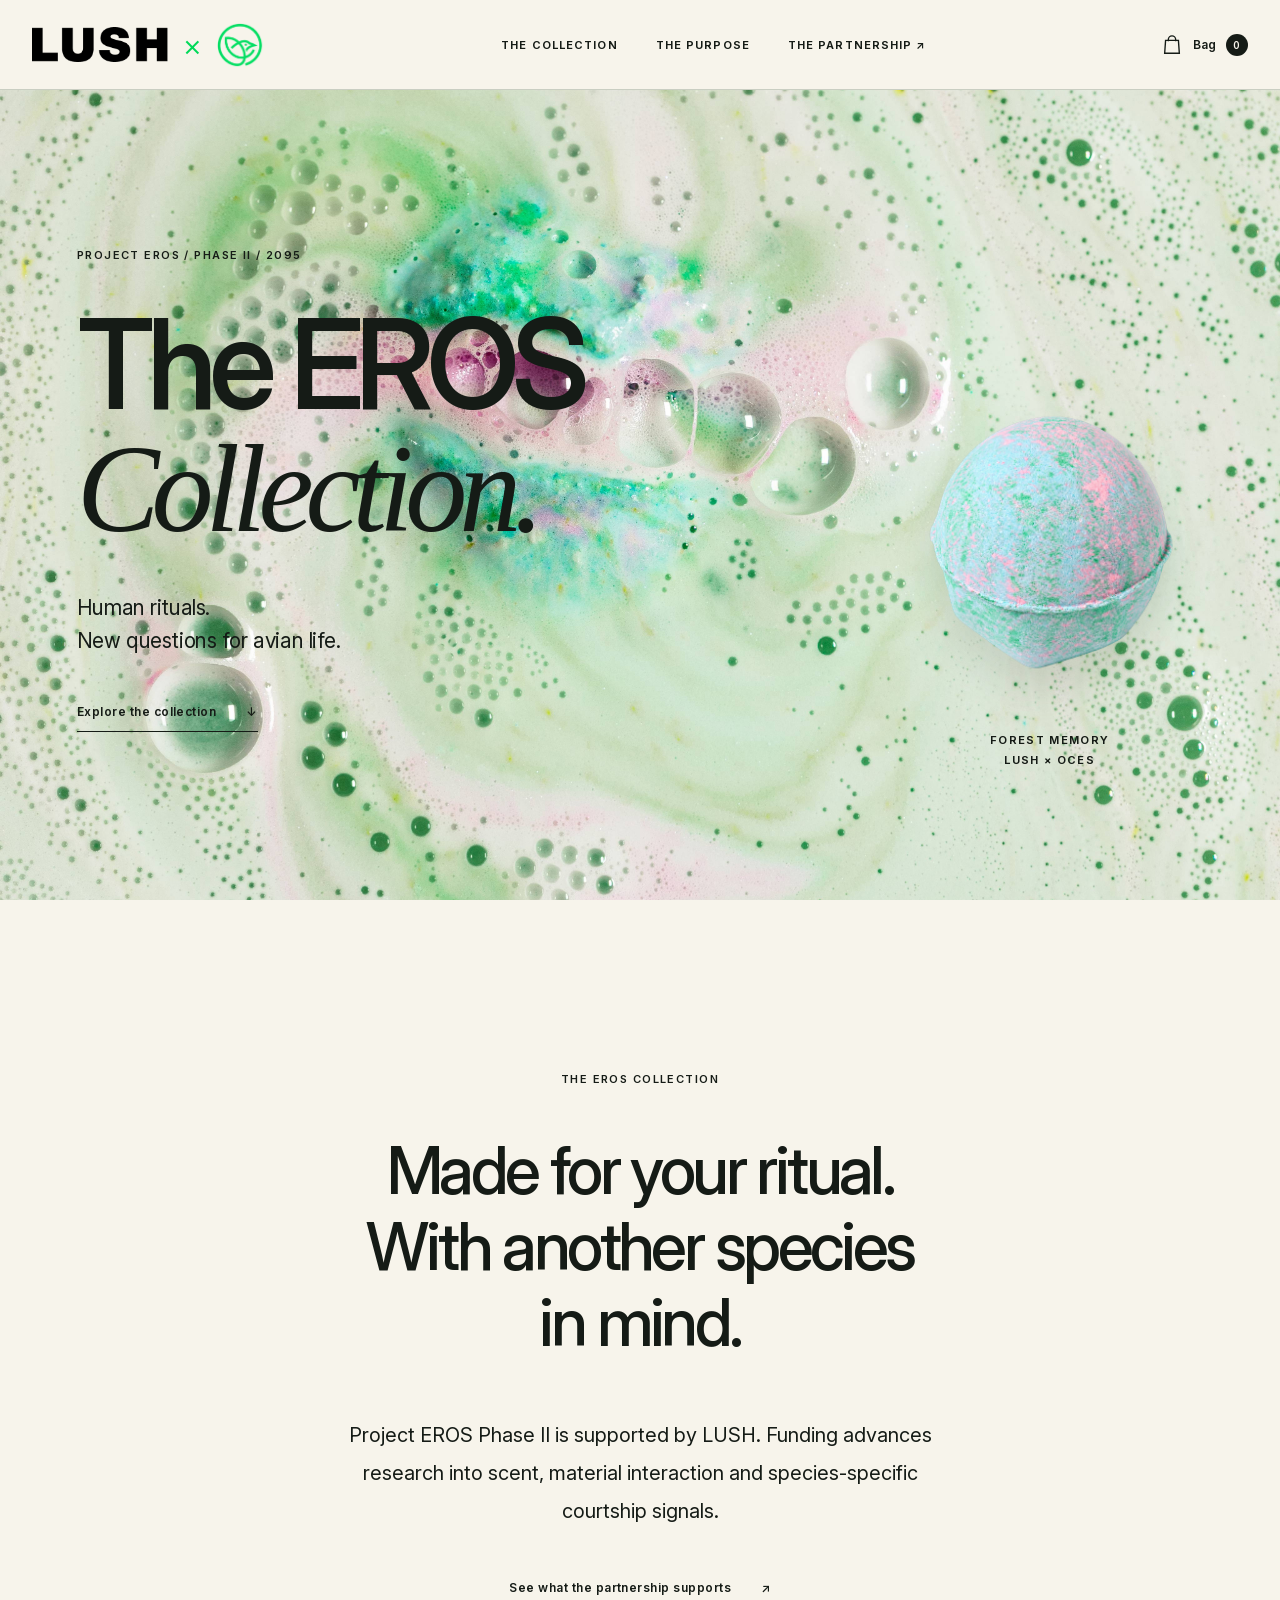
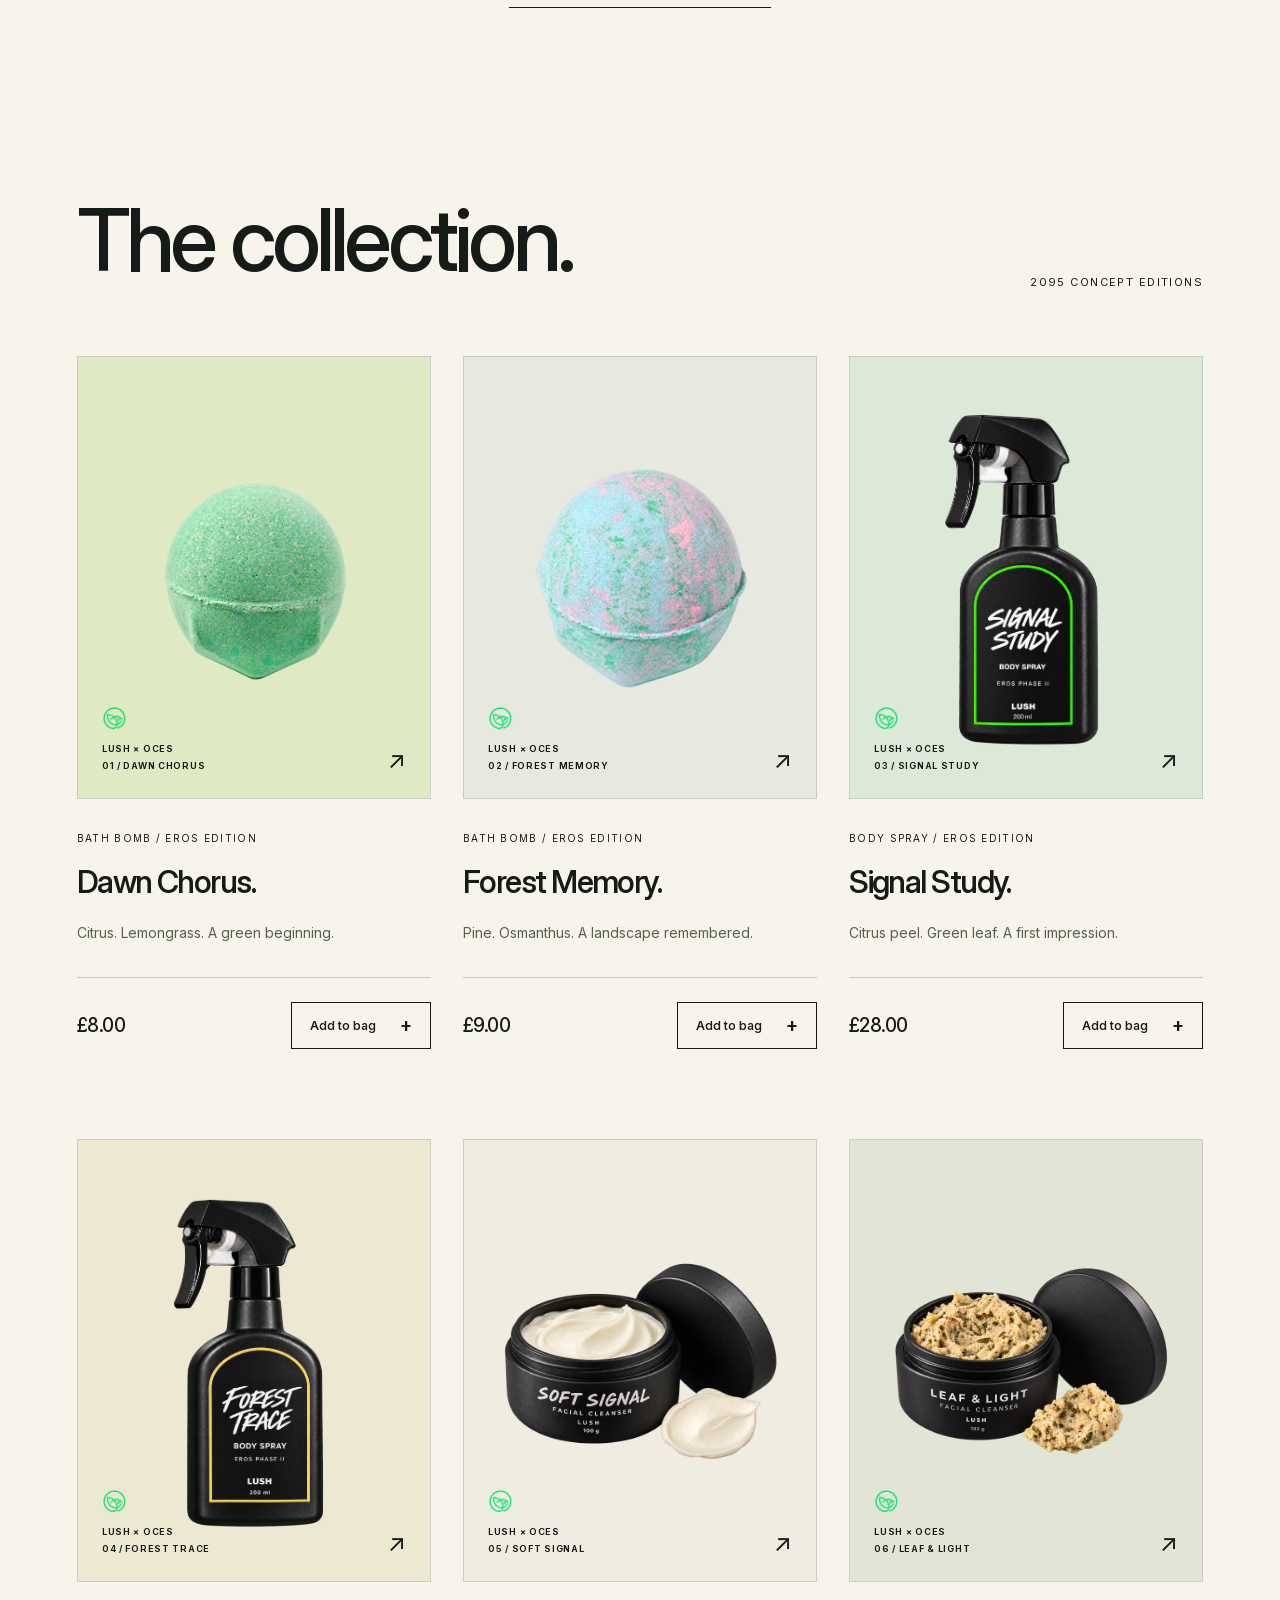
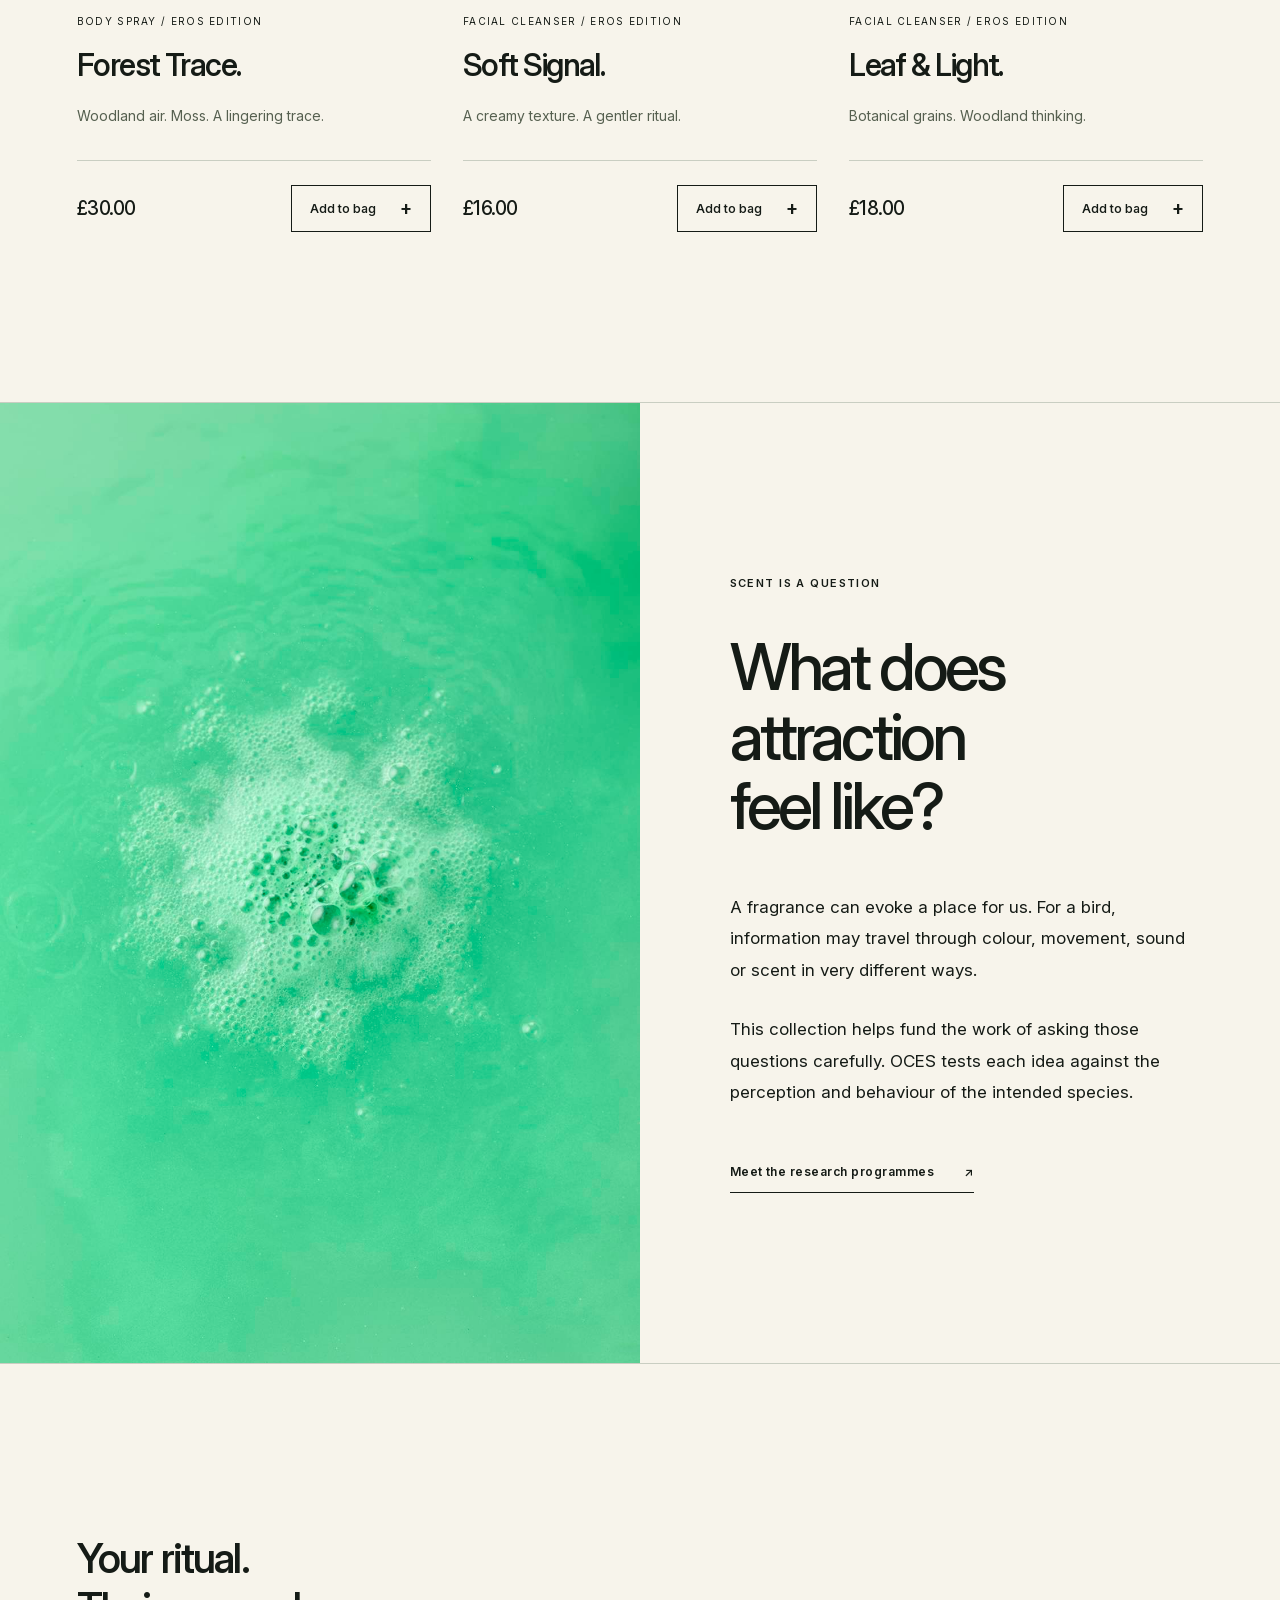
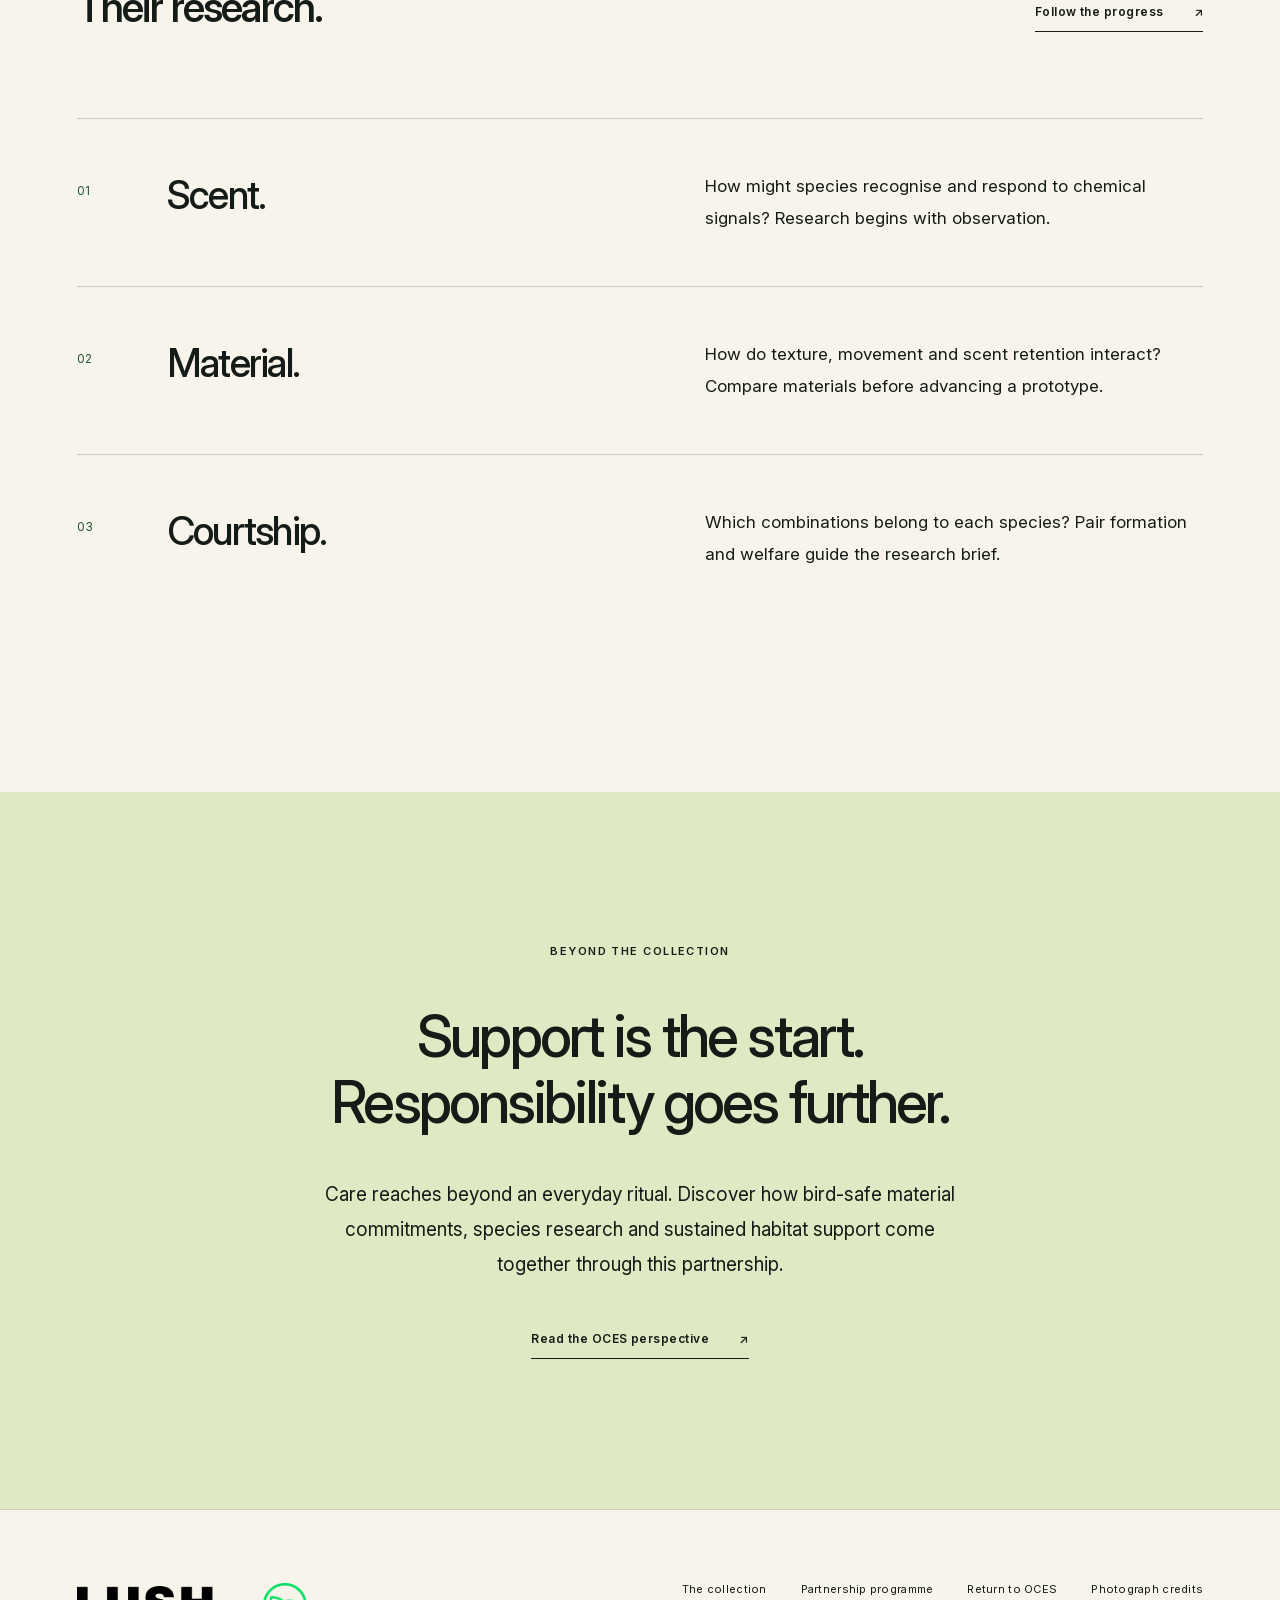
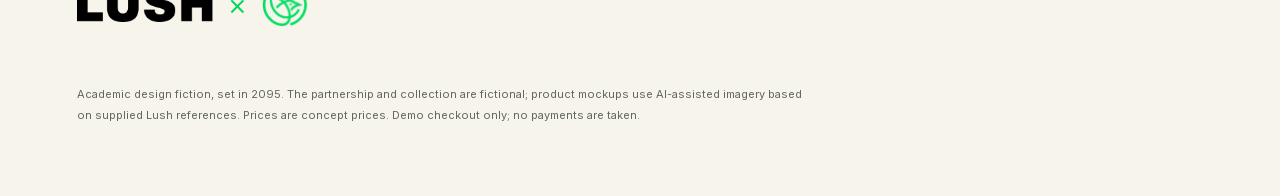
<file: lush-oces.html>
<!doctype html>
<html lang="en">
<head><meta charset="UTF-8"><meta name="viewport" content="width=device-width, initial-scale=1"><meta name="theme-color" content="#f7f4eb"><meta name="description" content="The LUSH × OCES concept collection, set in 2095. Human bathing rituals support Project EROS Phase II research into scent, materials and species-specific courtship signals."><title>LUSH × OCES — The EROS Collection</title><link rel="icon" href="assets/oces-circular-bird.png" type="image/png"><link rel="preload" href="assets/InterVariable.woff2" as="font" type="font/woff2" crossorigin><link rel="stylesheet" href="lush-oces.css"><script src="lush-oces.js" defer></script><script src="commerce.js" defer></script><link rel="stylesheet" href="commerce.css"></head>
<body>
  <a class="skip-link" href="#main">Skip to content</a>
  <header class="collection-header"><a class="collection-wordmark" href="#top" aria-label="LUSH and OCES collection home"><img class="collection-lush-logo" src="assets/lush-current-wordmark.png" alt="LUSH" width="198" height="52"><span aria-hidden="true">×</span><img class="collection-oces-logo" src="assets/oces-circular-bird.png" alt="OCES" width="836" height="771"></a><nav aria-label="Collection navigation"><a href="#collection">The collection</a><a href="#purpose">The purpose</a><a href="partnership.html#lush-oces">The partnership <span aria-hidden="true">↗</span></a></nav><button class="bag-trigger" id="open-bag" aria-label="Shopping bag, 0 items"><svg viewBox="0 0 24 24" fill="none" stroke="currentColor" stroke-width="1.5" aria-hidden="true"><path d="M5 7h14l1 14H4L5 7Z"/><path d="M8 8V6a4 4 0 0 1 8 0v2"/></svg><span>Bag</span><span id="bag-count" class="bag-count">0</span></button></header>
  <main id="main">
    <section class="collection-hero" id="top" aria-labelledby="collection-title">
      <img class="hero-water" src="assets/lush-lakes-water.jpg" alt="A close-up of Lush Lakes bath foam, with green, pink and blue colour moving through water" width="4096" height="3641" fetchpriority="high">
      <div class="collection-hero-copy"><p class="collection-kicker">PROJECT EROS / PHASE II / 2095</p><h1 id="collection-title">The EROS<br><em>Collection.</em></h1><p>Human rituals.<br>New questions for avian life.</p><a class="collection-link" href="#collection">Explore the collection <span aria-hidden="true">↓</span></a></div>
      <div class="hero-product"><img src="assets/lush-forest-clean.png" alt="Pastel Forest Memory concept bath bomb with no lettering" width="1254" height="1254"><span>FOREST MEMORY<br>LUSH × OCES</span></div>
    </section>
    <section class="collection-statement" id="purpose"><p class="collection-kicker">THE EROS COLLECTION</p><h2>Made for your ritual.<br>With another species<br>in mind.</h2><p>Project EROS Phase II is supported by LUSH. Funding advances research into scent, material interaction and species-specific courtship signals.</p><a class="collection-link" href="partnership.html#supports">See what the partnership supports <span aria-hidden="true">↗</span></a></section>
    <section class="collection-products" id="collection" aria-labelledby="products-title">
      <div class="collection-section-heading"><h2 id="products-title">The collection.</h2><span>2095 CONCEPT EDITIONS</span></div>
      <div class="product-grid">
        <article class="product-card"><button class="product-image dawn-image  " data-product="dawn" aria-label="Discover Dawn Chorus"><img src="assets/lush-dawn-clean.png" alt="Green bath bomb with an uninterrupted granular surface" width="1254" height="1254" loading="lazy"><span class="edition-mark"><img src="assets/oces-circular-bird.png" alt="OCES" width="836" height="771">LUSH × OCES<br>01 / DAWN CHORUS</span><span class="product-open" aria-hidden="true">↗</span></button><div class="product-meta"><p class="product-type">BATH BOMB / EROS EDITION</p><h3>Dawn Chorus.</h3><p>Citrus. Lemongrass. A green beginning.</p><div class="product-purchase"><span class="product-price">£8.00</span><button class="add-to-bag" data-add="dawn">Add to bag <span aria-hidden="true">+</span></button></div></div></article>
        <article class="product-card"><button class="product-image forest-image  " data-product="forest" aria-label="Discover Forest Memory"><img src="assets/lush-forest-clean.png" alt="Pastel bath bomb with an uninterrupted granular surface" width="1254" height="1254" loading="lazy"><span class="edition-mark"><img src="assets/oces-circular-bird.png" alt="OCES" width="836" height="771">LUSH × OCES<br>02 / FOREST MEMORY</span><span class="product-open" aria-hidden="true">↗</span></button><div class="product-meta"><p class="product-type">BATH BOMB / EROS EDITION</p><h3>Forest Memory.</h3><p>Pine. Osmanthus. A landscape remembered.</p><div class="product-purchase"><span class="product-price">£9.00</span><button class="add-to-bag" data-add="forest">Add to bag <span aria-hidden="true">+</span></button></div></div></article>
        <article class="product-card"><button class="product-image signal-image spray-image " data-product="signal" aria-label="Discover Signal Study"><img src="assets/lush-signal-study-clean.png" alt="Signal Study black trigger spray with a green outlined Lush label and unmarked plastic" width="1045" height="1505" loading="lazy"><span class="edition-mark"><img src="assets/oces-circular-bird.png" alt="OCES" width="836" height="771">LUSH × OCES<br>03 / SIGNAL STUDY</span><span class="product-open" aria-hidden="true">↗</span></button><div class="product-meta"><p class="product-type">BODY SPRAY / EROS EDITION</p><h3>Signal Study.</h3><p>Citrus peel. Green leaf. A first impression.</p><div class="product-purchase"><span class="product-price">£28.00</span><button class="add-to-bag" data-add="signal">Add to bag <span aria-hidden="true">+</span></button></div></div></article>
        <article class="product-card"><button class="product-image trace-image spray-image " data-product="trace" aria-label="Discover Forest Trace"><img src="assets/lush-forest-trace-clean.png" alt="Forest Trace black trigger spray with a pale yellow Lush label border and unmarked plastic" width="1045" height="1505" loading="lazy"><span class="edition-mark"><img src="assets/oces-circular-bird.png" alt="OCES" width="836" height="771">LUSH × OCES<br>04 / FOREST TRACE</span><span class="product-open" aria-hidden="true">↗</span></button><div class="product-meta"><p class="product-type">BODY SPRAY / EROS EDITION</p><h3>Forest Trace.</h3><p>Woodland air. Moss. A lingering trace.</p><div class="product-purchase"><span class="product-price">£30.00</span><button class="add-to-bag" data-add="trace">Add to bag <span aria-hidden="true">+</span></button></div></div></article>
        <article class="product-card"><button class="product-image soft-image  cleanser-image" data-product="soft" aria-label="Discover Soft Signal"><img src="assets/lush-soft-signal-clean.png" alt="Soft Signal black cleanser pot with an ivory cream dollop and an unmarked lid" width="1536" height="1024" loading="lazy"><span class="edition-mark"><img src="assets/oces-circular-bird.png" alt="OCES" width="836" height="771">LUSH × OCES<br>05 / SOFT SIGNAL</span><span class="product-open" aria-hidden="true">↗</span></button><div class="product-meta"><p class="product-type">FACIAL CLEANSER / EROS EDITION</p><h3>Soft Signal.</h3><p>A creamy texture. A gentler ritual.</p><div class="product-purchase"><span class="product-price">£16.00</span><button class="add-to-bag" data-add="soft">Add to bag <span aria-hidden="true">+</span></button></div></div></article>
        <article class="product-card"><button class="product-image leaf-image  cleanser-image" data-product="leaf" aria-label="Discover Leaf & Light"><img src="assets/lush-leaf-and-light-clean.png" alt="Leaf and Light black cleanser pot with botanical paste and an unmarked lid" width="1536" height="1024" loading="lazy"><span class="edition-mark"><img src="assets/oces-circular-bird.png" alt="OCES" width="836" height="771">LUSH × OCES<br>06 / LEAF & LIGHT</span><span class="product-open" aria-hidden="true">↗</span></button><div class="product-meta"><p class="product-type">FACIAL CLEANSER / EROS EDITION</p><h3>Leaf & Light.</h3><p>Botanical grains. Woodland thinking.</p><div class="product-purchase"><span class="product-price">£18.00</span><button class="add-to-bag" data-add="leaf">Add to bag <span aria-hidden="true">+</span></button></div></div></article>
      </div>
    </section>
    <section class="collection-editorial" aria-labelledby="editorial-title"><div class="editorial-photo"><img src="assets/lush-avobath-water.jpg" alt="Green bath water and delicate bubbles from a Lush Avobath bath bomb" width="1125" height="2000" loading="lazy"></div><div class="editorial-copy"><p class="collection-kicker">SCENT IS A QUESTION</p><h2 id="editorial-title">What does<br>attraction<br>feel like?</h2><p>A fragrance can evoke a place for us. For a bird, information may travel through colour, movement, sound or scent in very different ways.</p><p>This collection helps fund the work of asking those questions carefully. OCES tests each idea against the perception and behaviour of the intended species.</p><a class="collection-link" href="partnership.html#species">Meet the research programmes <span aria-hidden="true">↗</span></a></div></section>
    <section class="research-purpose" id="research" aria-labelledby="research-title"><div class="collection-section-heading"><h2 id="research-title">Your ritual.<br>Their research.</h2><a class="collection-link" href="partnership.html#impact">Follow the progress <span aria-hidden="true">↗</span></a></div><div class="research-rows"><article><span>01</span><h3>Scent.</h3><p>How might species recognise and respond to chemical signals? Research begins with observation.</p></article><article><span>02</span><h3>Material.</h3><p>How do texture, movement and scent retention interact? Compare materials before advancing a prototype.</p></article><article><span>03</span><h3>Courtship.</h3><p>Which combinations belong to each species? Pair formation and welfare guide the research brief.</p></article></div></section>
    <section class="collection-responsibility" aria-labelledby="responsibility-title"><p class="collection-kicker">BEYOND THE COLLECTION</p><h2 id="responsibility-title">Support is the start.<br>Responsibility goes further.</h2><p>Care reaches beyond an everyday ritual. Discover how bird-safe material commitments, species research and sustained habitat support come together through this partnership.</p><a class="collection-link" href="partnership.html#why">Read the OCES perspective <span aria-hidden="true">↗</span></a></section>
    
  </main>
  <footer class="collection-footer"><a class="collection-wordmark" href="#top"><img class="collection-lush-logo" src="assets/lush-current-wordmark.png" alt="LUSH" width="198" height="52"><span aria-hidden="true">×</span><img class="collection-oces-logo" src="assets/oces-circular-bird.png" alt="OCES" width="836" height="771"></a><nav aria-label="Footer navigation"><a href="#collection">The collection</a><a href="partnership.html">Partnership programme</a><a href="index.html#top">Return to OCES</a><button id="photo-credits">Photograph credits</button></nav><p>Academic design fiction, set in 2095. The partnership and collection are fictional; product mockups use AI-assisted imagery based on supplied Lush references. Prices are concept prices. Demo checkout only; no payments are taken.</p></footer>
  <dialog class="product-dialog" aria-labelledby="product-title"><button class="dialog-close" aria-label="Close product details">×</button><div class="product-dialog-grid"><div class="dialog-product-art"><img id="dialog-product-image" alt="" width="256" height="256"><span class="dialog-brand"><img class="dialog-lush-logo" src="assets/lush-current-wordmark.png" alt="LUSH" width="198" height="52"> × <img src="assets/oces-circular-bird.png" alt="OCES" width="836" height="771"></span></div><div class="dialog-product-copy"><p class="collection-kicker" id="dialog-product-kicker">EROS / CONCEPT EDITION / 2095</p><h2 id="product-title"></h2><p id="product-description"></p><h3>Scent notes.</h3><p id="product-notes"></p><h3>The research behind it.</h3><p id="product-research"></p><div class="dialog-purchase"><strong id="dialog-product-price"></strong><button class="add-to-bag" id="dialog-add">Add to bag <span aria-hidden="true">+</span></button></div><a class="collection-link" href="partnership.html#supports">Discover Phase II <span aria-hidden="true">↗</span></a><p class="product-reference" id="product-reference"></p></div></div></dialog>
  <dialog class="credits-dialog" aria-labelledby="credits-title"><button class="dialog-close" aria-label="Close photograph credits">×</button><h2 id="credits-title">Images & references.</h2><p>The six product images are concept mockups for the fictional 2095 collaboration. Sprays and cleansers were created with AI assistance using the supplied packaging and texture references. All six product images were edited with imagegen to remove OCES lettering from the products while preserving their colours, packaging and textures.</p><p>The colourful bath-water photographs remain unchanged Lush photography. The supplied OCES logo is preserved. The Lush wordmark follows the current Lush UK website, checked on 6 October 2026.</p><p><a href="https://www.lush.com/uk/en/p/avobath-bath-bomb" target="_blank" rel="noopener noreferrer">Avobath — Lush ↗</a><br>Original green bath-bomb reference and unchanged green bath-water photograph.</p><p><a href="https://www.lush.com/uk/en/p/lakes-bath-bomb" target="_blank" rel="noopener noreferrer">Lakes — Lush ↗</a><br>Original pastel bath-bomb reference and unchanged colourful bath-foam photograph.</p></dialog>

  <div class="bag-notice" id="bag-notice" role="status" aria-live="polite"></div>
  <dialog class="commerce-dialog" id="commerce-dialog" aria-labelledby="commerce-title">
    <button class="dialog-close" id="close-commerce" aria-label="Close shopping bag">×</button>
    <div class="commerce-top"><p class="collection-kicker">LUSH × OCES / THE EROS COLLECTION</p><h2 id="commerce-title">Your bag.</h2></div>
    <section id="bag-view" aria-label="Shopping bag contents"><div id="bag-items"></div><div class="bag-summary" id="bag-summary"><p><span>Subtotal</span><strong id="bag-subtotal">£0.00</strong></p><p class="commerce-note">Concept prices in GBP. Delivery is free in this demo.</p><button class="commerce-primary" id="begin-checkout">Check out <span aria-hidden="true">↗</span></button></div><button class="commerce-text" id="continue-shopping">Continue exploring</button></section>
    <section id="checkout-view" hidden><button class="commerce-text back-to-bag" id="back-to-bag">← Back to bag</button><p class="demo-checkout-note">Demo checkout. Use fictional details. Nothing is uploaded and no payment is taken.</p>
      <form id="checkout-form" autocomplete="off">
        <fieldset><legend>Contact &amp; delivery.</legend><div class="checkout-fields">
          <label class="full">Full name<input name="fullName" required maxlength="100" autocomplete="off" placeholder="Alex Green"></label>
          <label class="full">Email address<input name="email" type="email" required maxlength="150" autocomplete="off" placeholder="alex@example.com"></label>
          <label class="full">Address line 1<input name="address" required maxlength="150" autocomplete="off" placeholder="12 Woodland Lane"></label>
          <label class="full">Address line 2 <span>(optional)</span><input name="address2" maxlength="150" autocomplete="off" placeholder="Apartment, suite, etc."></label>
          <label>City<input name="city" required maxlength="80" autocomplete="off" placeholder="London"></label>
          <label>Postcode / ZIP<input name="postcode" required maxlength="20" autocomplete="off" placeholder="SW1A 1AA"></label>
          <label class="full">Country<select name="country" required aria-label="Country"><option value="">Select a country</option><option>United Kingdom</option><option>New Zealand</option><option>United States</option><option>France</option><option>Germany</option><option>China</option><option>Other</option></select></label>
        </div></fieldset>
        <fieldset><legend>Payment details.</legend><p class="commerce-note">For the demo, try 4242 4242 4242 4242, a future expiry date and any 3-digit security code. Billing address is the delivery address.</p><div class="checkout-fields">
          <label class="full">Name on card<input name="cardName" required maxlength="100" autocomplete="off" placeholder="Alex Green"></label>
          <label class="full">Card number<input name="cardNumber" required inputmode="numeric" maxlength="23" autocomplete="off" placeholder="4242 4242 4242 4242" aria-describedby="payment-error"></label>
          <label>Expiry <span>(MM / YY)</span><input name="expiry" required inputmode="numeric" maxlength="7" autocomplete="off" placeholder="12 / 29" aria-describedby="payment-error"></label>
          <label>Security code<input name="cvc" type="password" required inputmode="numeric" minlength="3" maxlength="4" autocomplete="off" placeholder="123" aria-describedby="payment-error"></label>
        </div><p id="payment-error" class="payment-error" role="alert"></p></fieldset>
        <div class="checkout-review"><h3>Order summary.</h3><div id="checkout-items"></div><p><span>Delivery</span><span>Free / demo</span></p><p class="checkout-total"><span>Total</span><strong id="checkout-total">£0.00</strong></p></div>
        <button type="submit" class="commerce-primary" id="place-order">Place demo order <span aria-hidden="true">↗</span></button><p class="commerce-note checkout-footnote">This creates a local order preview. Contact, address and card fields are cleared afterwards.</p>
      </form>
    </section>
    <section class="order-success" id="success-view" hidden tabindex="-1"><div class="success-animation" aria-hidden="true"><i></i><i></i><i></i><i></i><svg viewBox="0 0 100 100" fill="none"><circle cx="50" cy="50" r="43"/><path d="m29 50 15 15 28-30"/></svg></div><p class="collection-kicker">A LITTLE RITUAL. A NEW POSSIBILITY.</p><h3>Order placed.</h3><p id="order-reference"></p><p id="order-summary"></p><p class="commerce-note">Your demo order is complete.<br>No payment was taken and no shipment is created.</p><button class="commerce-primary" id="finish-order">Back to the collection <span aria-hidden="true">↗</span></button></section>
  </dialog>
</body></html>
</file>
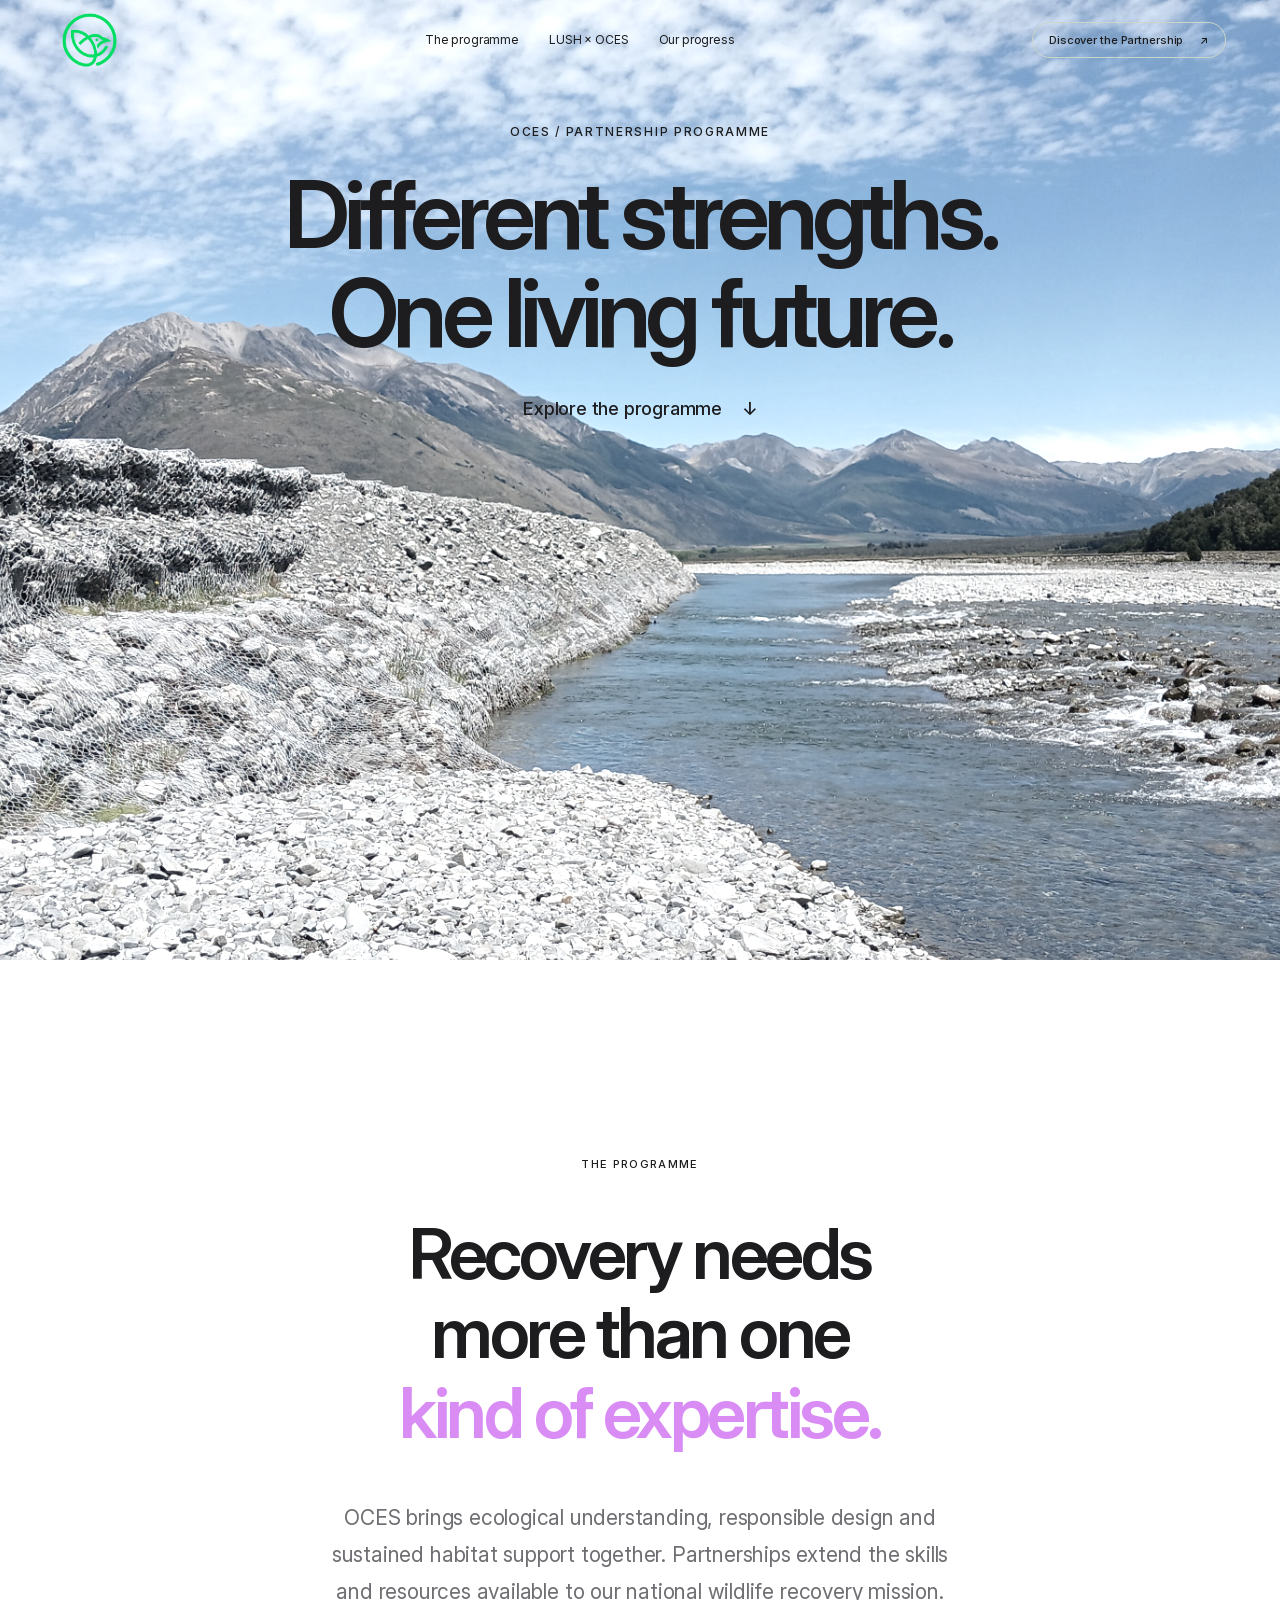
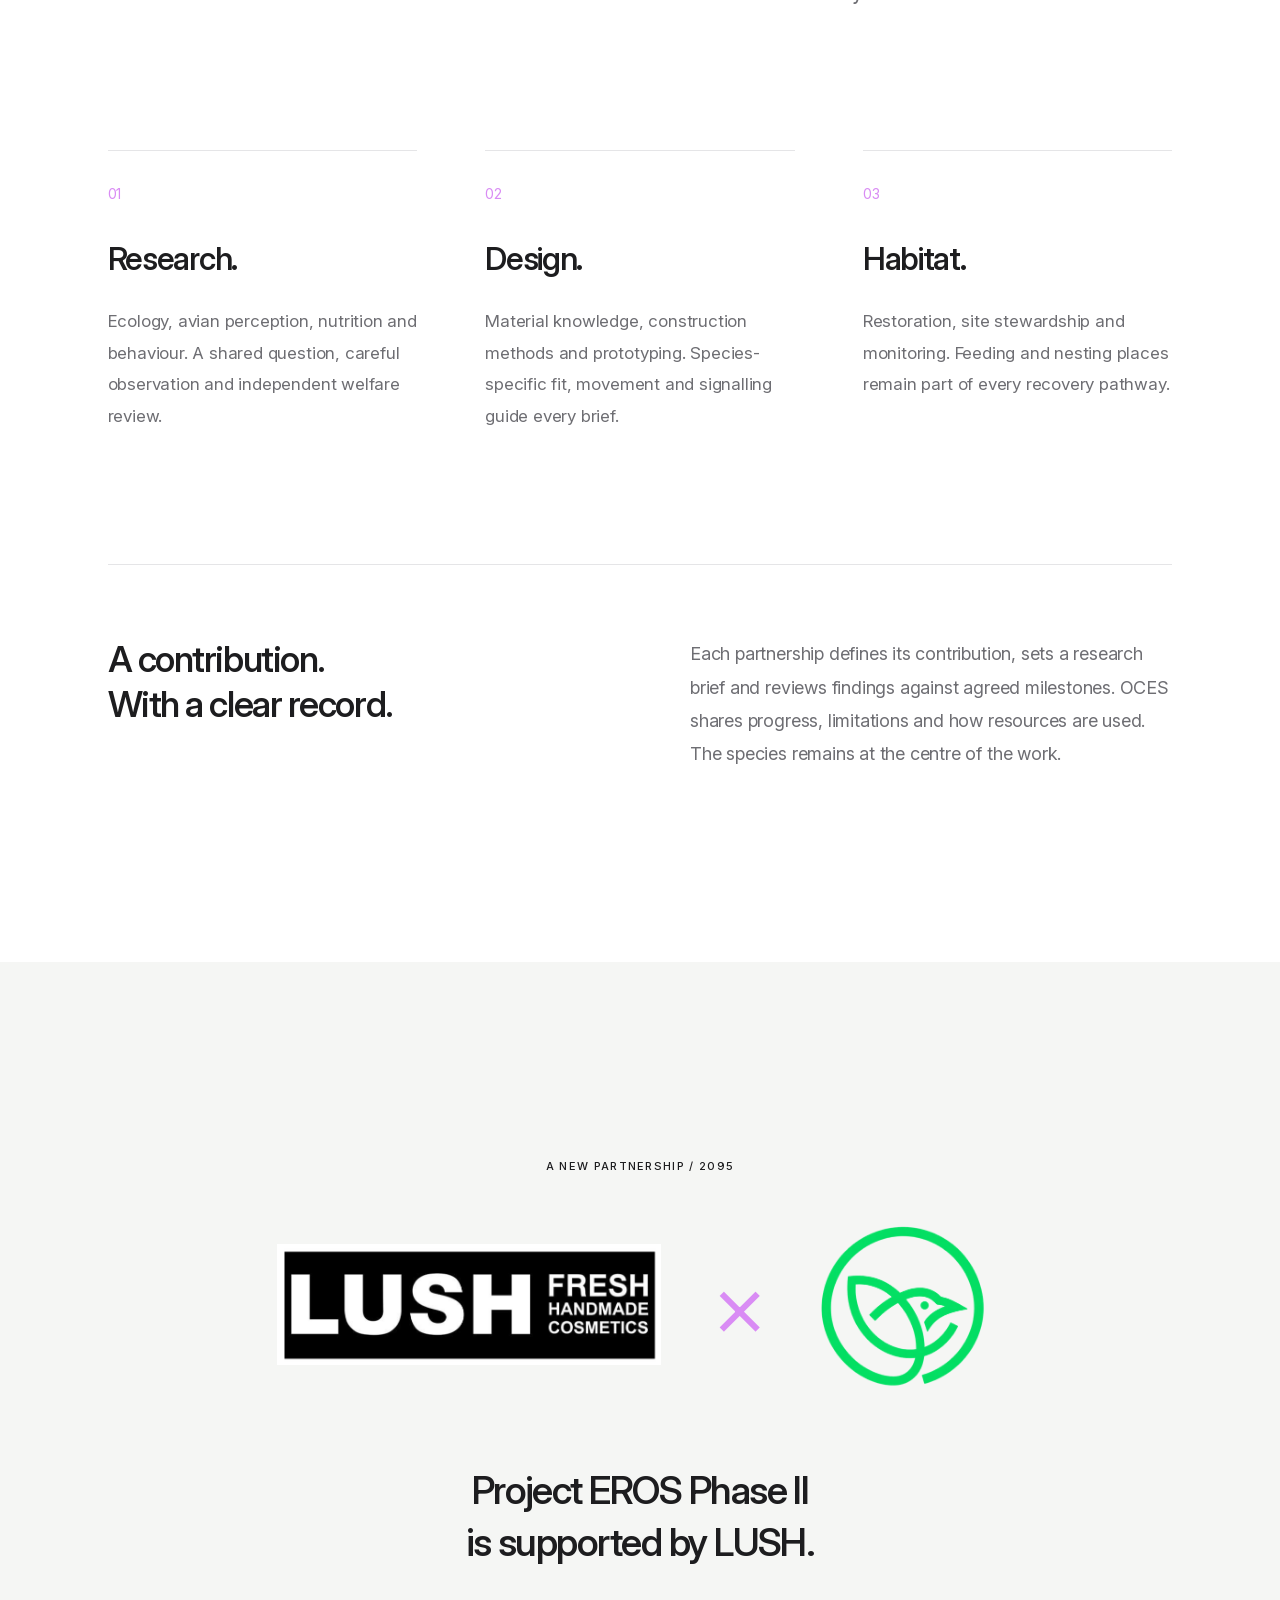
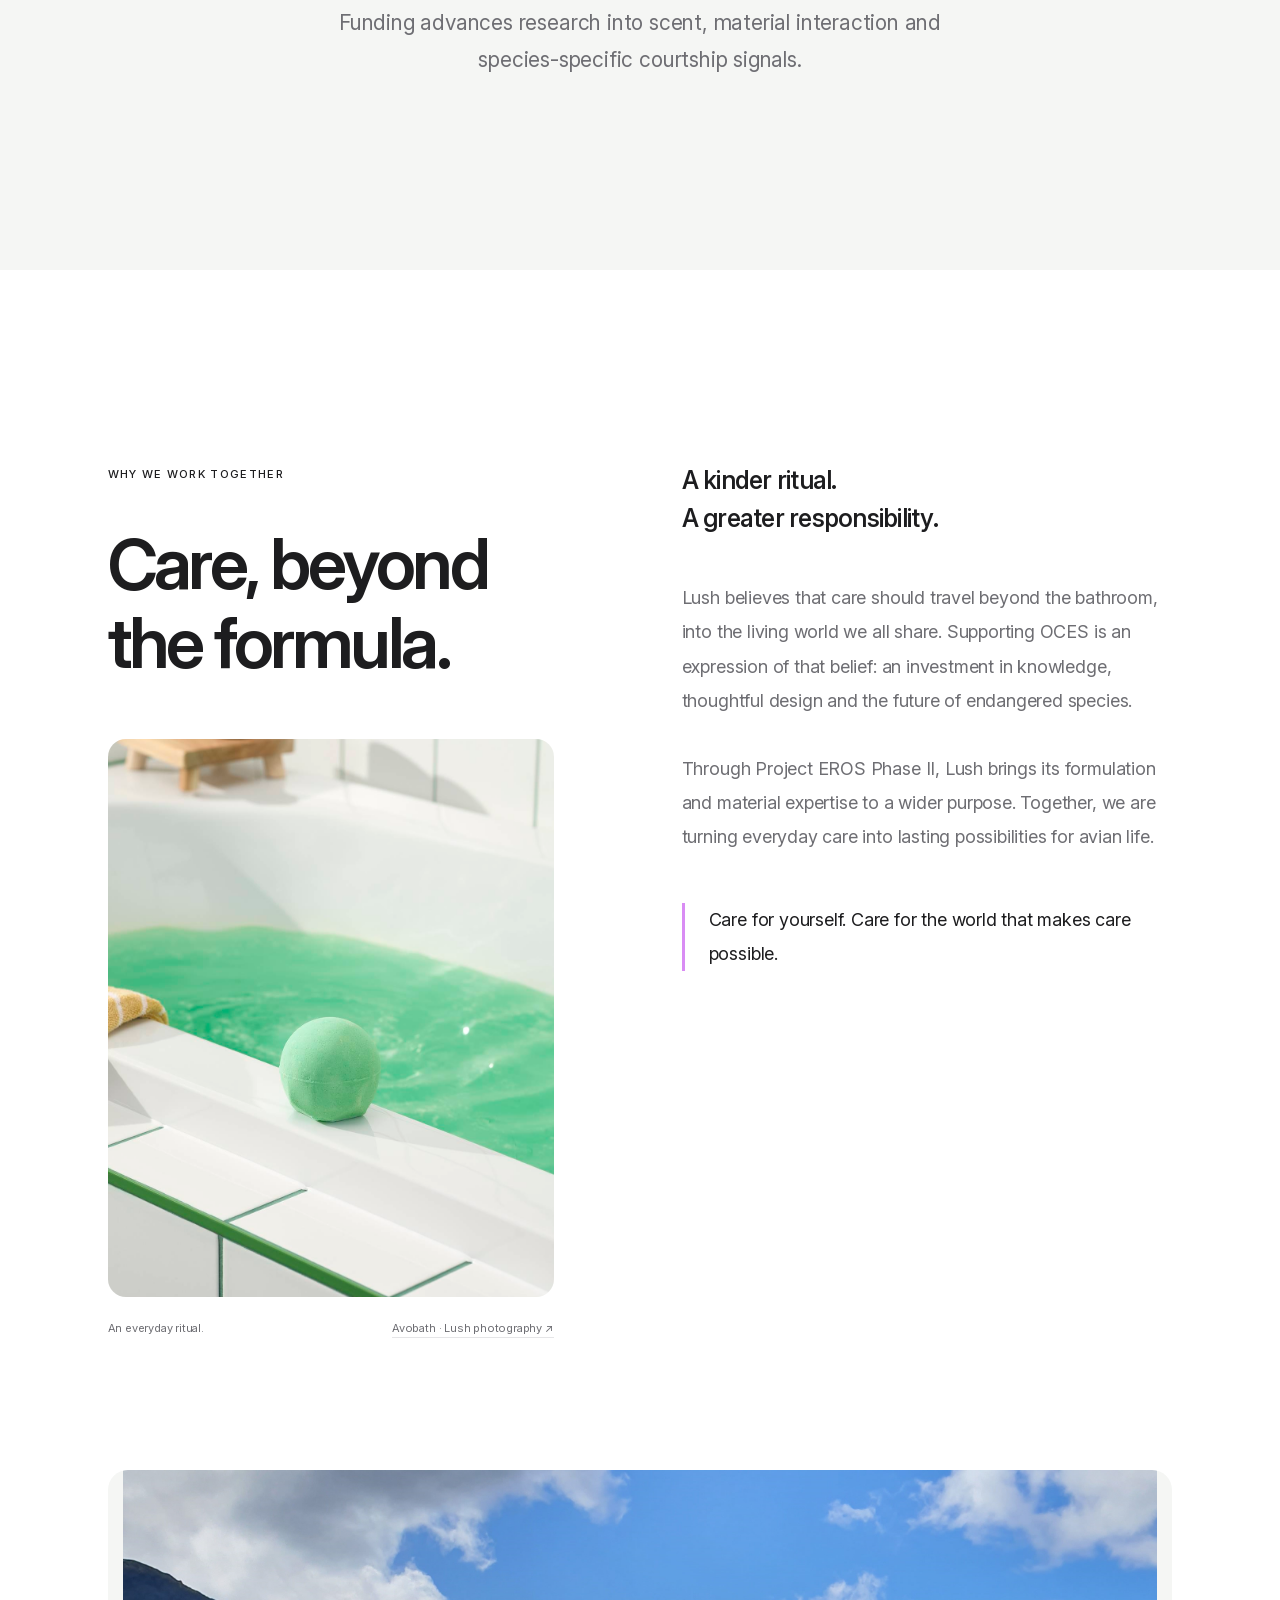
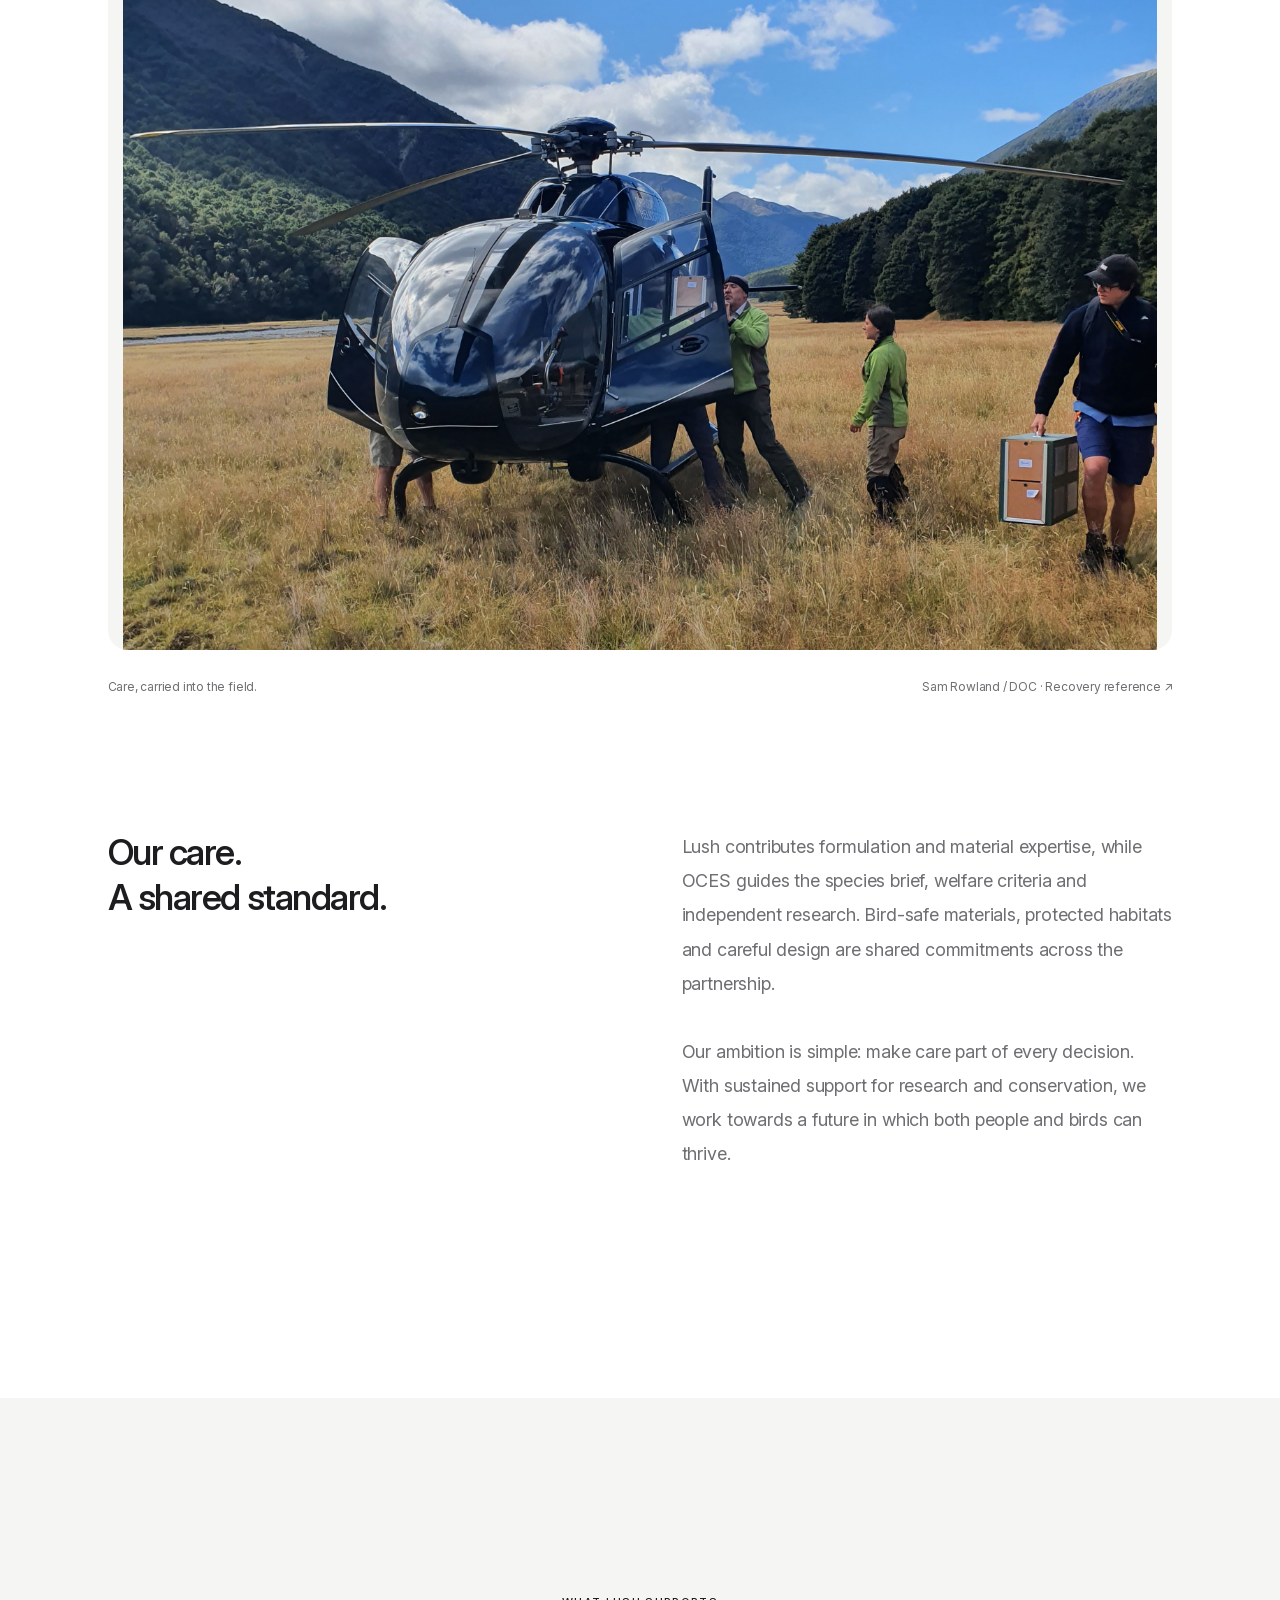
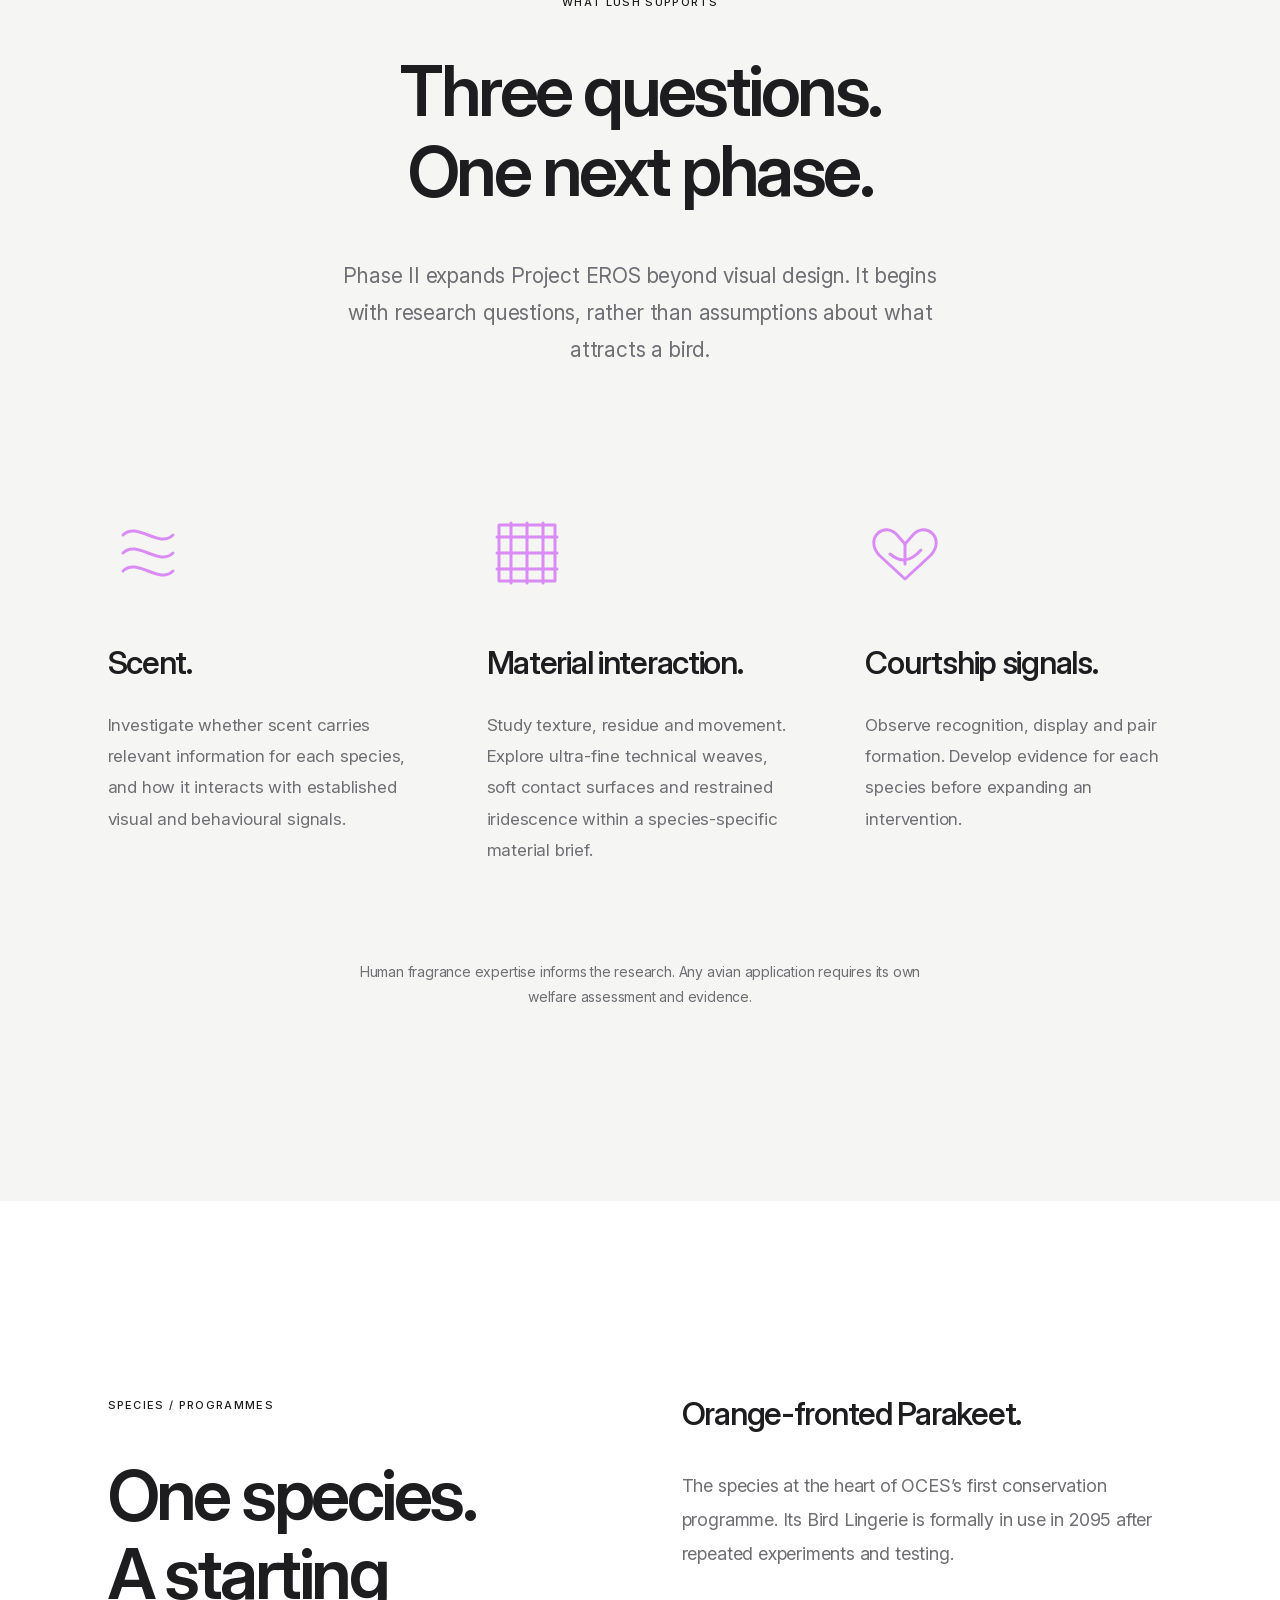
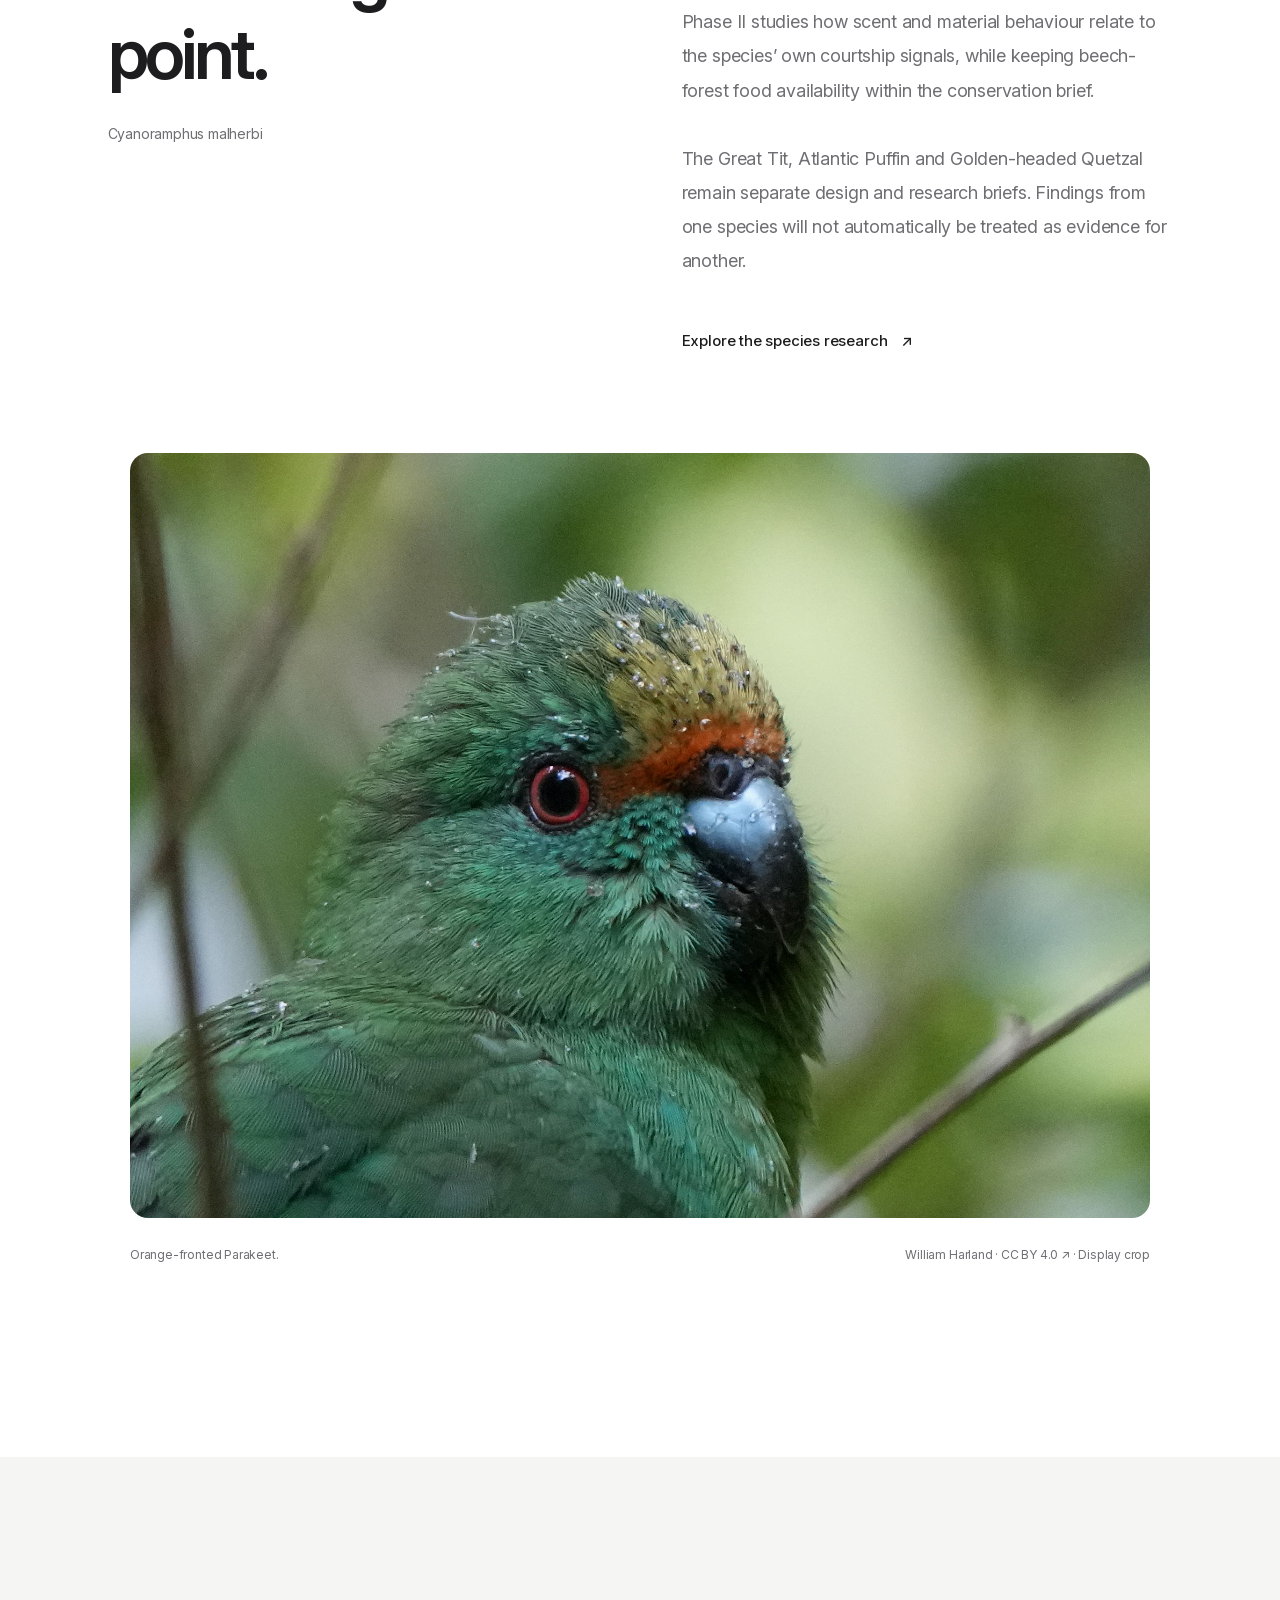
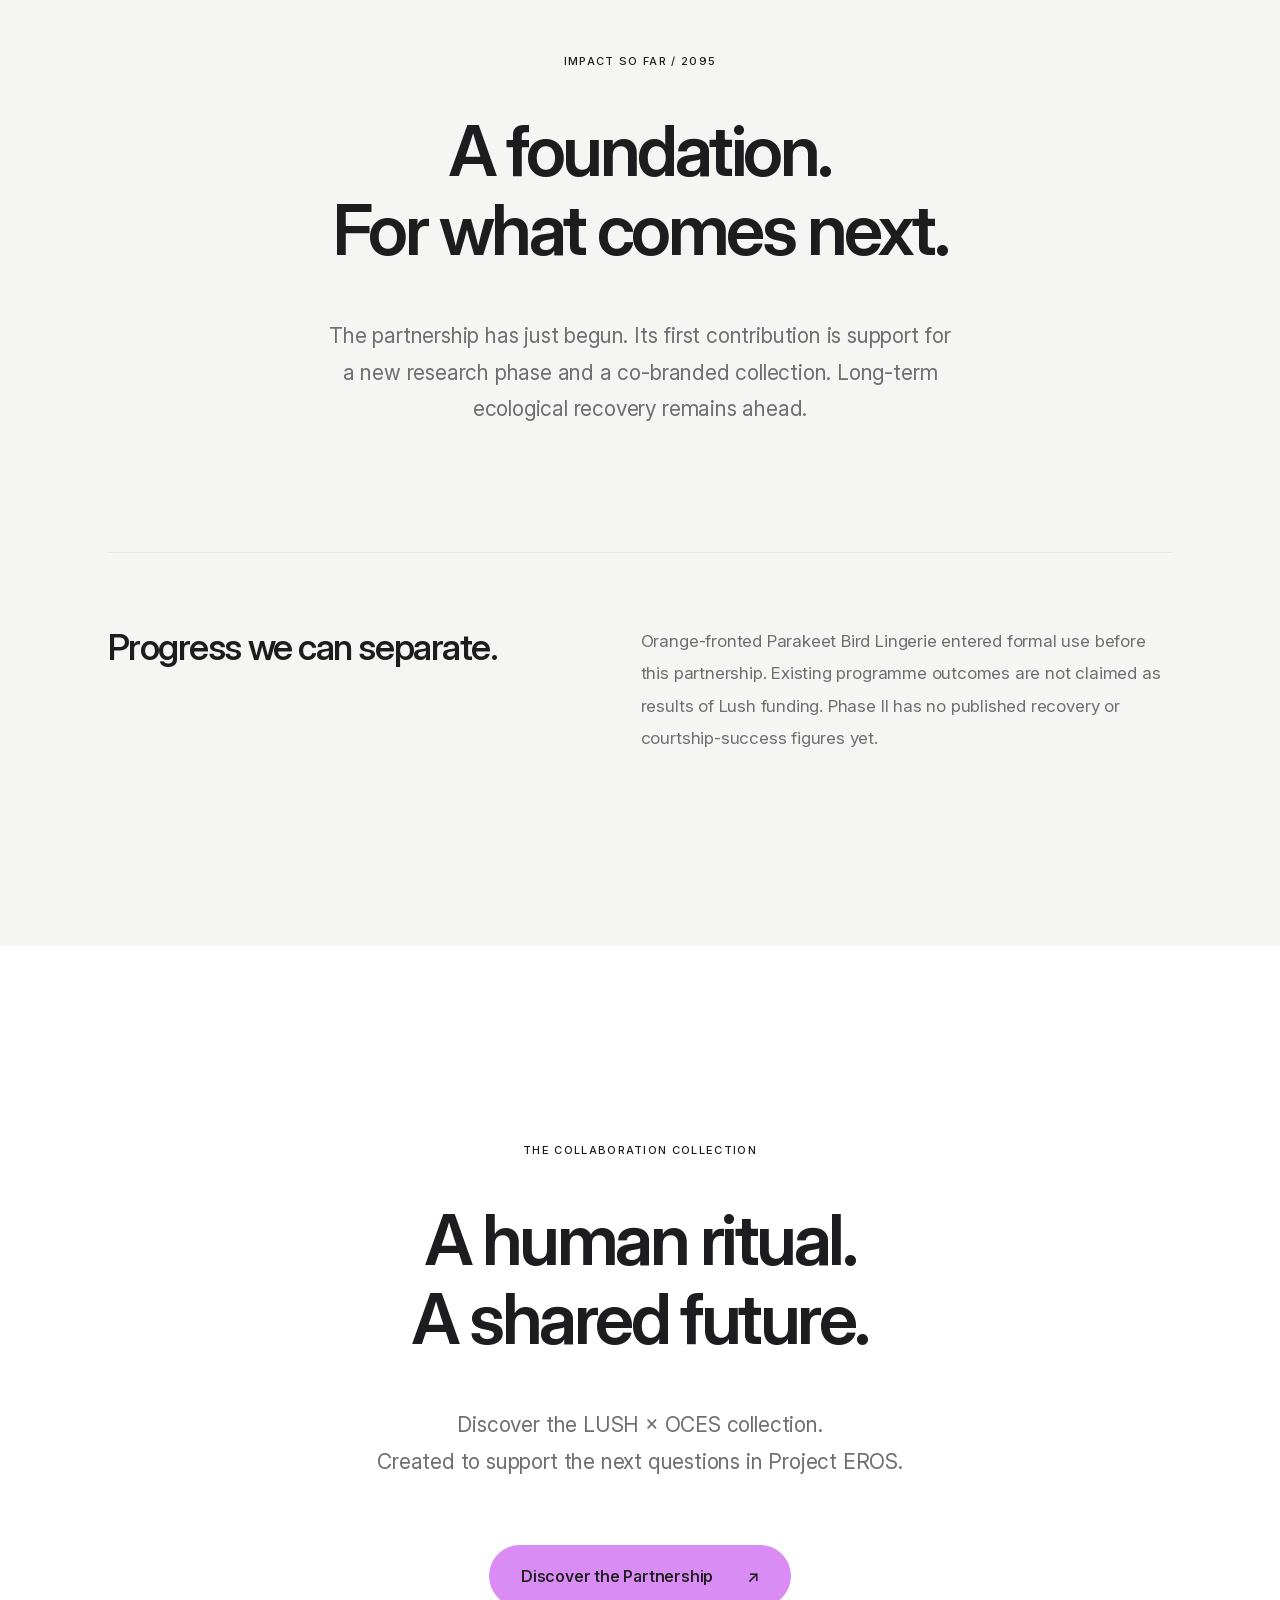
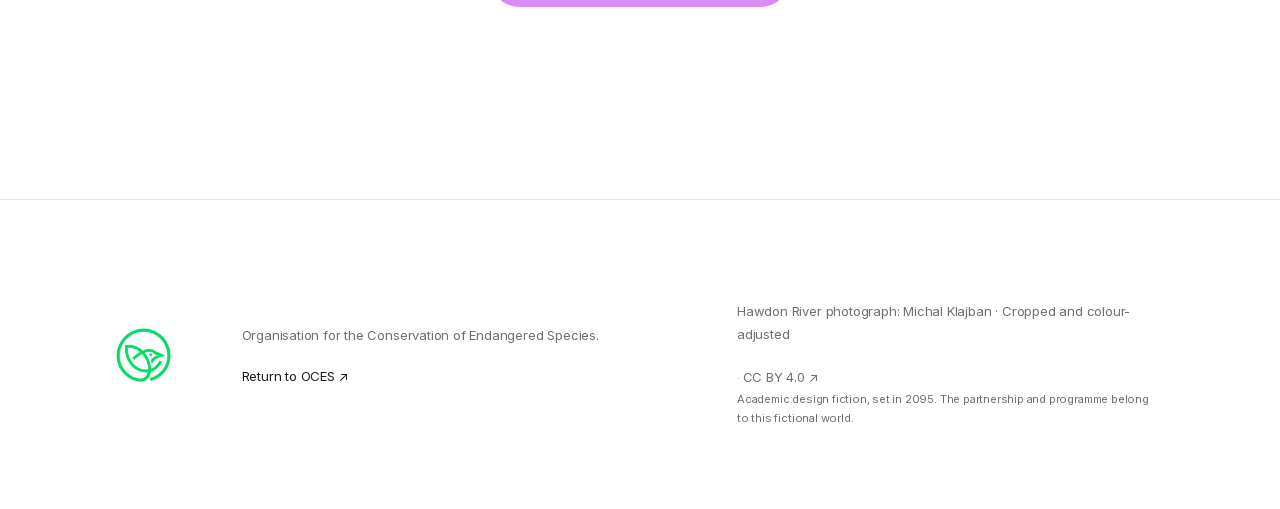
<file: partnership.html>
<!doctype html>
<html lang="en">
<head>
  <meta charset="UTF-8"><meta name="viewport" content="width=device-width, initial-scale=1">
  <meta name="theme-color" content="#D98CF4"><meta name="description" content="OCES partnerships in 2095. Discover how LUSH supports Project EROS Phase II, from scent and materials to species-specific courtship signals.">
  <title>Partnership programme — OCES</title>
  <link rel="icon" href="assets/oces-circular-bird.png" type="image/png">
  <link rel="preload" href="assets/InterVariable.woff2" as="font" type="font/woff2" crossorigin>
  <link rel="stylesheet" href="styles.css"><link rel="stylesheet" href="partnership.css">
  <script src="partnership.js" defer></script>
  <link rel="stylesheet" href="page-transitions.css"><script src="page-transitions.js" defer></script>
</head>
<body class="partnership-page photo-opening-page">
  <a class="skip-link" href="#main">Skip to content</a>
  <header class="site-header">
    <a class="brand" href="index.html#top" aria-label="OCES home"><img src="assets/oces-circular-bird.png" alt="OCES" width="74" height="74"></a>
    <nav class="desktop-nav" aria-label="Partnership navigation"><a href="#programme">The programme</a><a href="#lush-oces">LUSH × OCES</a><a href="#impact">Our progress</a></nav>
    <a class="nav-cta" href="lush-oces.html" data-page-link="collection">Discover the Partnership <span aria-hidden="true">↗</span></a>
    <button class="menu-toggle" aria-label="Open navigation" aria-expanded="false" aria-controls="mobile-nav"><span></span><span></span></button>
    <nav id="mobile-nav" class="mobile-nav" aria-label="Mobile navigation" hidden><a href="index.html#top">OCES home</a><a href="#programme">The programme</a><a href="#lush-oces">LUSH × OCES</a><a href="#why">Why we work together</a><a href="#supports">What Lush supports</a><a href="#species">Species / programmes</a><a href="#impact">Impact so far</a></nav>
    <div class="scroll-progress" aria-hidden="true"></div>
  </header>
  <main id="main">
    <section class="partnership-opening" id="top" aria-labelledby="partnership-title">
      <img class="partnership-sky" src="assets/partner-hawdon-option-1.jpg" alt="The beech-forested slopes of Hawdon Valley in Arthur’s Pass National Park, a remaining mainland habitat of the Orange-fronted Parakeet" width="4080" height="3060" fetchpriority="high">
      <div class="partnership-opening-copy"><p class="eyebrow">OCES / PARTNERSHIP PROGRAMME</p><h1 id="partnership-title">Different strengths.<br>One living future.</h1><a class="text-link" href="#programme">Explore the programme <span aria-hidden="true">↓</span></a></div>
    </section>
    <section class="partner-section" id="programme" aria-labelledby="programme-title">
      <div class="partner-intro reveal"><p class="eyebrow">THE PROGRAMME</p><h2 id="programme-title">Recovery needs<br>more than one<br><span>kind of expertise.</span></h2><p>OCES brings ecological understanding, responsible design and sustained habitat support together. Partnerships extend the skills and resources available to our national wildlife recovery mission.</p></div>
      <div class="partner-pillars">
        <article class="reveal"><span class="pillar-number">01</span><h3>Research.</h3><p>Ecology, avian perception, nutrition and behaviour. A shared question, careful observation and independent welfare review.</p></article>
        <article class="reveal"><span class="pillar-number">02</span><h3>Design.</h3><p>Material knowledge, construction methods and prototyping. Species-specific fit, movement and signalling guide every brief.</p></article>
        <article class="reveal"><span class="pillar-number">03</span><h3>Habitat.</h3><p>Restoration, site stewardship and monitoring. Feeding and nesting places remain part of every recovery pathway.</p></article>
      </div>
      <div class="partner-process reveal"><h3>A contribution.<br>With a clear record.</h3><p>Each partnership defines its contribution, sets a research brief and reviews findings against agreed milestones. OCES shares progress, limitations and how resources are used. The species remains at the centre of the work.</p></div>
    </section>
    <section class="collaboration-intro partner-section" id="lush-oces" aria-labelledby="collaboration-title">
      <p class="eyebrow reveal">A NEW PARTNERSHIP / 2095</p><h2 class="collaboration-mark reveal" id="collaboration-title" aria-label="LUSH and OCES"><img class="lockup-lush" src="assets/lush-official-logo.png" alt="LUSH Fresh Handmade Cosmetics" width="819" height="258"><span class="lockup-cross" aria-hidden="true">×</span><img class="lockup-oces" src="assets/oces-circular-bird.png" alt="OCES" width="836" height="771"></h2>
      <p class="collaboration-lead reveal">Project EROS Phase II<br>is supported by LUSH.</p>
      <p class="collaboration-summary reveal">Funding advances research into scent, material interaction and species-specific courtship signals.</p>
    </section>
    <section class="partner-section" id="why" aria-labelledby="why-title">
      <div class="partner-two-col"><div class="reveal"><p class="eyebrow">WHY WE WORK TOGETHER</p><h2 id="why-title">Care, beyond<br>the formula.</h2><figure class="partner-product-photo"><img src="assets/lush-avobath-fresh-photo.jpg" alt="A mint-green Lush Avobath bath bomb on white tiles beside bright green bathwater in soft daylight" width="1125" height="2000" loading="lazy"><figcaption><span>An everyday ritual.</span><a href="https://www.lush.com/uk/en/p/avobath-bath-bomb" target="_blank" rel="noopener noreferrer">Avobath · Lush photography ↗</a></figcaption></figure></div><div class="partner-article reveal"><p class="article-lead">A kinder ritual.<br>A greater responsibility.</p><p>Lush believes that care should travel beyond the bathroom, into the living world we all share. Supporting OCES is an expression of that belief: an investment in knowledge, thoughtful design and the future of endangered species.</p><p>Through Project EROS Phase II, Lush brings its formulation and material expertise to a wider purpose. Together, we are turning everyday care into lasting possibilities for avian life.</p><p class="accountability-note">Care for yourself. Care for the world that makes care possible.</p></div></div>
      <figure class="partner-landscape partner-field-photo reveal"><img src="assets/partner-field-team.jpg" alt="DOC and Isaac Conservation and Wildlife Trust staff unloading Orange-fronted Parakeets for release in the Hurunui South Branch" width="2960" height="2232" loading="lazy"><figcaption>Care, carried into the field. <a href="https://blog.doc.govt.nz/2020/04/30/orange-fronted-parakeet-kakariki-karaka-release/" target="_blank" rel="noopener noreferrer">Sam Rowland / DOC · Recovery reference ↗</a></figcaption></figure>
      <div class="partner-two-col partner-accountability"><h3 class="reveal">Our care.<br>A shared standard.</h3><div class="partner-article reveal"><p>Lush contributes formulation and material expertise, while OCES guides the species brief, welfare criteria and independent research. Bird-safe materials, protected habitats and careful design are shared commitments across the partnership.</p><p>Our ambition is simple: make care part of every decision. With sustained support for research and conservation, we work towards a future in which both people and birds can thrive.</p></div></div>
    </section>
    <section class="partner-section partner-pale" id="supports" aria-labelledby="supports-title">
      <div class="partner-intro reveal"><p class="eyebrow">WHAT LUSH SUPPORTS</p><h2 id="supports-title">Three questions.<br>One next phase.</h2><p>Phase II expands Project EROS beyond visual design. It begins with research questions, rather than assumptions about what attracts a bird.</p></div>
      <div class="partner-research-grid">
        <article class="reveal"><div class="research-glyph" aria-hidden="true"><svg viewBox="0 0 80 80" fill="none" stroke="currentColor" stroke-width="3" stroke-linecap="round" stroke-linejoin="round" aria-hidden="true" focusable="false"><path d="M15 22c14-14 36 14 50 0M15 40c14-14 36 14 50 0M15 58c14-14 36 14 50 0"/></svg></div><h3>Scent.</h3><p>Investigate whether scent carries relevant information for each species, and how it interacts with established visual and behavioural signals.</p></article>
        <article class="reveal"><div class="research-glyph" aria-hidden="true"><svg viewBox="0 0 80 80" fill="none" stroke="currentColor" stroke-width="3" stroke-linecap="round" stroke-linejoin="round" aria-hidden="true" focusable="false"><path d="M24 10v60M40 10v60M56 10v60M10 24h60M10 40h60M10 56h60"/><path d="M12 12h56v56H12z"/></svg></div><h3>Material interaction.</h3><p>Study texture, residue and movement. Explore ultra-fine technical weaves, soft contact surfaces and restrained iridescence within a species-specific material brief.</p></article>
        <article class="reveal"><div class="research-glyph" aria-hidden="true"><svg viewBox="0 0 80 80" fill="none" stroke="currentColor" stroke-width="3" stroke-linecap="round" stroke-linejoin="round" aria-hidden="true" focusable="false"><path d="M40 66 14 42C-1 25 20 7 33 23l7 8 7-8C60 7 81 25 66 42Z"/><path d="M25 41c11 9 20 8 31-4M40 31v20"/></svg></div><h3>Courtship signals.</h3><p>Observe recognition, display and pair formation. Develop evidence for each species before expanding an intervention.</p></article>
      </div>
      <p class="partner-footnote">Human fragrance expertise informs the research. Any avian application requires its own welfare assessment and evidence.</p>
    </section>
    <section class="partner-section" id="species" aria-labelledby="species-title">
      <div class="partner-two-col"><div class="reveal"><p class="eyebrow">SPECIES / PROGRAMMES</p><h2 id="species-title">One species.<br>A starting point.</h2><p class="partner-species-latin"><i>Cyanoramphus malherbi</i></p></div><div class="partner-article reveal"><h3>Orange-fronted Parakeet.</h3><p>The species at the heart of OCES’s first conservation programme. Its Bird Lingerie is formally in use in 2095 after repeated experiments and testing.</p><p>Phase II studies how scent and material behaviour relate to the species’ own courtship signals, while keeping beech-forest food availability within the conservation brief.</p><p>The Great Tit, Atlantic Puffin and Golden-headed Quetzal remain separate design and research briefs. Findings from one species will not automatically be treated as evidence for another.</p><a class="text-link" href="index.html#parakeet-research">Explore the species research <span aria-hidden="true">↗</span></a></div></div>
<figure class="partner-species-photo reveal"><img src="assets/partner-parakeet-harland.jpg" alt="A real Orange-fronted Parakeet perched among branches, with its yellow crown and orange frontal band visible" width="1899" height="1494" loading="lazy"><figcaption>Orange-fronted Parakeet. <span><a href="https://commons.wikimedia.org/wiki/File:Cyanoramphus_malherbi_464242392.jpg" target="_blank" rel="noopener noreferrer">William Harland</a> · <a href="https://creativecommons.org/licenses/by/4.0/" target="_blank" rel="noopener noreferrer">CC BY 4.0 ↗</a> · Display crop</span></figcaption></figure>
    </section>
    <section class="partner-section partner-pale" id="impact" aria-labelledby="impact-title">
      <div class="partner-intro reveal"><p class="eyebrow">IMPACT SO FAR / 2095</p><h2 id="impact-title">A foundation.<br>For what comes next.</h2><p>The partnership has just begun. Its first contribution is support for a new research phase and a co-branded collection. Long-term ecological recovery remains ahead.</p></div>
      
      <div class="impact-note reveal"><h3>Progress we can separate.</h3><p>Orange-fronted Parakeet Bird Lingerie entered formal use before this partnership. Existing programme outcomes are not claimed as results of Lush funding. Phase II has no published recovery or courtship-success figures yet.</p></div>
    </section>
    <section class="partner-discover partner-section" aria-labelledby="discover-title"><p class="eyebrow reveal">THE COLLABORATION COLLECTION</p><h2 class="reveal" id="discover-title">A human ritual.<br>A shared future.</h2><p class="reveal">Discover the LUSH × OCES collection.<br>Created to support the next questions in Project EROS.</p><a class="partner-button" href="lush-oces.html" data-page-link="collection">Discover the Partnership <span aria-hidden="true">↗</span></a></section>
  </main>
  <footer class="partner-footer"><a class="brand" href="index.html#top" aria-label="OCES home"><img src="assets/oces-circular-bird.png" alt="OCES" width="74" height="74"></a><div><p>Organisation for the Conservation of Endangered Species.</p><a href="index.html#top">Return to OCES <span aria-hidden="true">↗</span></a></div><p class="fiction-context"><a href="https://commons.wikimedia.org/wiki/File:Hawdon_River_by_Hawdon_Shelter,_Arthur%27s_Pass_National_Park,_Canterbury,_New_Zealand_(4).jpg" target="_blank" rel="noopener noreferrer">Hawdon River photograph: Michal Klajban · Cropped and colour-adjusted</a> · <a href="https://creativecommons.org/licenses/by/4.0/" target="_blank" rel="noopener noreferrer">CC BY 4.0 ↗</a><br>Academic design fiction, set in 2095. The partnership and programme belong to this fictional world.</p></footer>
<div class="page-transition" data-page-transition data-kind="collection" role="status" aria-live="polite" tabindex="-1" hidden>
  <div class="page-transition-inner"><div class="page-transition-lockup" aria-hidden="true"><img class="page-transition-lush" src="assets/lush-current-wordmark.png" alt="" width="198" height="52"><span class="page-transition-cross">×</span><img class="page-transition-oces" src="assets/oces-circular-bird.png" alt="" width="836" height="771"></div><p class="page-transition-caption">Opening the EROS collection</p><div class="page-transition-progress" aria-hidden="true"></div></div>
</div>
</body></html>
</file>
<file: styles.css>
@charset "UTF-8";
@font-face{font-family:"InterVariable";font-style:normal;font-weight:100 900;font-display:swap;src:url("assets/InterVariable.woff2") format("woff2")}
:root{--green:#00d958;--green-ink:#007b33;--ink:#1d1d1f;--muted:#6e6e73;--paper:#fff;--pale:#f5f5f7;--line:#e5e5e7;--gutter:clamp(24px,6.6vw,112px);--font:-apple-system,BlinkMacSystemFont,"InterVariable","Helvetica Neue",Arial,sans-serif}
*{box-sizing:border-box}html{scroll-behavior:smooth;scroll-padding-top:85px}body{margin:0;background:var(--paper);color:var(--ink);font-family:var(--font);-webkit-font-smoothing:antialiased}button,a{-webkit-tap-highlight-color:transparent}button{font:inherit;cursor:pointer}button,a,input{outline-offset:5px}a{color:inherit;text-decoration:none}button{color:inherit}img{display:block;max-width:100%}button{border:0}h1,h2,h3,p,figure{margin:0}button:focus-visible,a:focus-visible{outline:2px solid var(--green)}.sr-only{position:absolute;width:1px;height:1px;overflow:hidden;clip:rect(0,0,0,0)}[hidden]{display:none!important}.skip-link{position:fixed;top:-70px;left:20px;z-index:100;background:#fff;padding:15px}.skip-link:focus{top:10px}.section{max-width:1600px;margin:auto;padding:105px var(--gutter)}.eyebrow,.small-label,.item-number,.photo-tag,.photo-index,.panel-code,.diagram-note,.exhibit-meta,.art-label,.art-caption,.detail-index,.person-discipline,.funding-paths{font-size:10px;font-weight:600;letter-spacing:1.45px;line-height:1.6}.eyebrow{display:inline-flex;align-items:center;gap:9px}.status-dot{display:inline-block;flex:none;width:6px;height:6px;background:var(--green);border-radius:50%;box-shadow:0 0 0 4px #267a3610}.section-top{display:flex;justify-content:space-between;align-items:center;margin-bottom:66px}.small-label{color:var(--muted)}.text-link{display:inline-flex;align-items:center;gap:14px;background:none;padding:0;font-size:14px;font-weight:500;line-height:1.6}.text-link span{display:inline-block;transition:transform .25s}.text-link:hover span{transform:translate(3px,-3px)}.text-link:hover{color:var(--green)}h2{font-weight:650;letter-spacing:-3.5px;line-height:1.03}h2 span,.statement span{color:var(--green)}.reveal{opacity:1;transform:none;transition:opacity .8s,transform .8s}.js-motion .reveal:not(.visible){opacity:0;transform:translateY(24px)}
.site-header{height:69px;padding:0 4.2%;display:flex;justify-content:space-between;align-items:center;background:#ffffffed;backdrop-filter:blur(20px);position:sticky;top:0;z-index:30;border-bottom:1px solid #171b170b}.brand{display:inline-flex;align-items:center;gap:8px}.brand span{font-size:27px;font-weight:750;letter-spacing:-1.2px}.brand img{height:27px;width:27px}.desktop-nav{display:flex;gap:30px;align-items:center;font-size:11px;font-weight:500}.desktop-nav a{transition:color .2s}.desktop-nav a:hover,.desktop-nav a.active{color:var(--green)}.nav-cta{padding:10px 16px;border:1px solid #ccd6c8;border-radius:30px;font-size:11px;font-weight:600;display:flex;gap:17px;align-items:center;transition:background .2s}.nav-cta:hover{background:var(--green);color:white;border-color:var(--green)}.scroll-progress{position:absolute;bottom:-1px;left:0;width:100%;height:2px;background:var(--green);transform-origin:left;transform:scaleX(0)}.menu-toggle{display:none}.mobile-nav{position:absolute;top:68px;left:0;right:0;padding:25px;background:#fff;border-bottom:1px solid var(--line)}.mobile-nav a{display:block;padding:14px;font-size:18px}
.hero-copy{text-align:center;padding:71px 20px 44px}.hero-copy .eyebrow{font-size:10px;letter-spacing:1.7px;color:#616a5e}.hero h1{font-size:clamp(72px,9.9vw,160px);font-weight:680;letter-spacing:-7px;line-height:.99;margin:23px 0 21px}.hero h1 span{color:var(--green)}.hero-description{color:#72776e;font-size:16px;letter-spacing:-.25px;margin-bottom:20px}.hero-copy .text-link{font-size:12px}.hero-landscape{height:clamp(430px,48vw,730px);position:relative;margin:0 24px;overflow:hidden;background:#163927}.hero-landscape>img{height:100%;width:100%;object-fit:cover;object-position:center 42%;transition:transform 1.2s}.hero-landscape:hover>img{transform:scale(1.015)}.landscape-shade{position:absolute;inset:0;background:linear-gradient(0deg,#06251caf,transparent 55%)}.hero-landscape figcaption{position:absolute;bottom:52px;left:55px;color:#fff;display:flex;flex-direction:column}.photo-tag{font-size:9px;color:#e2ebdd;letter-spacing:2px}.landscape-title{font-size:48px;font-weight:550;line-height:1.08;letter-spacing:-1.6px;margin:14px 0 24px}.photo-index{font-size:9px;color:#d5ddd2}.circle-link{position:absolute;right:50px;bottom:55px;border:1px solid #ffffff65;display:grid;place-items:center;width:42px;height:42px;border-radius:50%;color:white;font-size:20px;transition:background .2s}.circle-link:hover{background:white;color:var(--green)}.hero-under{padding:17px 24px 0;display:flex;justify-content:space-between;font-size:9px;letter-spacing:.7px;color:var(--muted)}.hero-under span:last-child{font-size:9px;letter-spacing:1.5px}
.mission{text-align:center;padding-top:132px;padding-bottom:130px}.mission .section-top{text-align:left}.statement{font-size:clamp(47px,5.3vw,86px);letter-spacing:-3.6px}.section-intro{font-size:17px;color:var(--muted);line-height:1.55;max-width:510px;margin:26px auto 60px}.metrics{display:grid;grid-template-columns:repeat(3,1fr);max-width:930px;margin:0 auto 74px}.metrics>div{border-right:1px solid var(--line)}.metrics>div:last-child{border:0}.metrics strong{font-size:clamp(56px,6.7vw,94px);line-height:1;letter-spacing:-5px;font-weight:600;color:var(--green);display:block}.metrics .percent{font-size:.5em;letter-spacing:-2px}.metrics>div>span{display:block;font-size:11px;color:var(--muted);margin-top:17px}.mission-grid{display:grid;grid-template-columns:repeat(4,1fr);gap:29px;text-align:left}.mission-item{position:relative;border-top:1px solid var(--line);padding:22px 0 55px;background:none;text-align:left;transition:border-color .2s}.mission-item:hover{border-color:var(--green)}.item-number{color:var(--green)}.mission-item h3{font-size:21px;letter-spacing:-.8px;margin:24px 0 12px;font-weight:600}.mission-item p{font-size:13px;color:var(--muted);line-height:1.65}.round-plus{height:27px;width:27px;border-radius:50%;background:#e9ede6;color:#535c4e;display:grid;place-items:center;line-height:1;font-size:18px;transition:background .2s,color .2s}.mission-item .round-plus{position:absolute;bottom:0;left:0}.mission-item:hover .round-plus,.team-person:hover .round-plus{background:var(--green);color:#fff}
.climate{position:relative;background:#11271a;color:white;overflow:hidden}.climate-bg{width:100%;height:100%;position:absolute;object-fit:cover;opacity:.54}.climate-overlay{position:absolute;inset:0;background:linear-gradient(90deg,#0b211ef0,#14291435),linear-gradient(0deg,#10291be0,transparent 70%)}.climate-content{position:relative;padding-top:80px;padding-bottom:67px}.climate .small-label{color:#ccd6c5}.climate .status-dot{background:#bce28e;box-shadow:0 0 0 4px #bce28e12;margin-right:9px}.climate h2{font-size:clamp(58px,7.1vw,112px);line-height:1;letter-spacing:-4.9px}.climate h2 span{color:#b4d98c}.climate-intro{max-width:440px;font-size:16px;color:#d2dbcb;line-height:1.6;margin:26px 0 50px}.climate-interface{max-width:950px}.tablist{display:flex;gap:27px;border-bottom:1px solid #ffffff30}.tablist button{background:none;color:#c8d1c1;padding:13px 0 17px;font-size:12px;border-bottom:2px solid transparent;white-space:nowrap}.tablist button[aria-selected=true]{border-color:#b8dc96;color:white}.climate-panel{display:grid;grid-template-columns:90px 1fr 1fr;gap:35px;padding:30px 0 35px;align-items:start;min-height:145px}.panel-code{font-size:8px;color:#bfccac}.climate-panel h3{font-size:26px;line-height:1.15;letter-spacing:-.6px;font-weight:500}.climate-panel p{font-size:13px;color:#ced8c5;line-height:1.7;max-width:325px}.signal-flow{display:flex;align-items:center;gap:16px;max-width:775px}.signal-flow span{font-size:9px;letter-spacing:1px;white-space:nowrap;color:#adc699}.signal-flow i{height:1px;flex:1;min-width:30px;background:#85977966;position:relative}.signal-flow i:after{content:'›';position:absolute;right:0;top:-9px;font-style:normal}.diagram-note{color:#adbd9c;font-size:8px;letter-spacing:.25px;margin-top:16px}
.history{padding-top:100px;padding-bottom:116px}.history-grid{display:grid;grid-template-columns:1fr 1fr;gap:70px;align-items:center}.year{color:var(--green);font-size:35px;font-weight:600;letter-spacing:-1.4px;margin-bottom:32px}.year span{font-size:9px;letter-spacing:1.5px;margin-left:10px;font-weight:500;color:var(--muted)}.history h2{font-size:clamp(42px,4.65vw,73px);letter-spacing:-3.2px}.history-copy>p:not(.year){font-size:14px;line-height:1.7;color:var(--muted);max-width:355px;margin:26px 0 23px}.history-photo{height:660px;position:relative;overflow:hidden}.history-photo>img{width:100%;height:100%;object-fit:cover;object-position:52%;filter:saturate(.85)}.history-photo:after{content:'';position:absolute;inset:50% 0 0;background:linear-gradient(0deg,#10231988,transparent)}.history-photo figcaption{position:absolute;bottom:25px;left:25px;right:25px;display:flex;justify-content:space-between;color:white;font-size:8px;letter-spacing:1.2px;z-index:1}.species-focus{display:grid;grid-template-columns:.75fr 1.2fr 1fr;gap:25px;padding-top:45px;margin-top:60px;border-top:1px solid var(--line);align-items:start}.species-focus h3{font-size:34px;letter-spacing:-1.2px;line-height:1.15;font-weight:600}.species-focus p{font-size:13px;color:var(--muted);line-height:1.6;margin-bottom:20px}.species-focus .eyebrow{font-size:9px}
.eros-section{background:#f3f6ee}.eros-section>.section{padding-top:84px;padding-bottom:105px}.eros-intro{text-align:center;margin:15px 0 56px}.project-label{font-size:9px;letter-spacing:2px;color:var(--muted)}.eros-intro h2{font-size:clamp(61px,7.8vw,117px);letter-spacing:-5px;margin:16px 0 22px;line-height:1.01}.eros-intro>p{font-size:16px;line-height:1.5;color:#747e6c}.eros-exhibit{background:#e7edde;border:1px solid #dce4d3;overflow:hidden}.exhibit-meta{display:flex;justify-content:space-between;margin:22px 27px;font-size:8px;letter-spacing:1.5px;color:#6c7e61}.exhibit-meta .status-dot{margin-right:7px}.exhibit-grid{display:grid;grid-template-columns:1.2fr 1fr;align-items:center}.signal-art{position:relative;height:480px;overflow:hidden}.parrot-art{position:absolute;width:100%;height:100%;inset:0;z-index:2;transition:transform .8s}.signal-art[data-lens=motion] .parrot-art{transform:translateY(-7px)}.signal-art[data-lens=welfare] .parrot-art{transform:scale(.94)}.orbit{position:absolute;border:1px solid #b4c9a380;border-radius:50%;inset:16% 15%;transform:rotate(-30deg)}.orbit-two{inset:9% 22%;transform:rotate(35deg)}.orbit-three{inset:4% 29%;transform:rotate(70deg)}.art-label{position:absolute;z-index:3;font-size:7px;letter-spacing:1px;color:#547049}.label-one{right:25px;top:37%}.label-two{left:20px;top:61%}.art-caption{position:absolute;left:27px;bottom:25px;font-size:8px;color:#6c7e61;letter-spacing:1px}.exhibit-copy{padding:26px 54px 40px 25px}.exhibit-copy>.eyebrow{color:#577443;font-size:9px}.exhibit-copy h3{font-size:48px;letter-spacing:-2px;line-height:1.07;margin:18px 0}.exhibit-copy>p{font-size:14px;line-height:1.6;color:#697961;max-width:310px}.eros-tabs{display:flex;gap:24px;border-bottom:1px solid #aaba9e;margin:24px 0 18px}.eros-tabs button{background:none;font-size:11px;padding:10px 0;color:#63765c;border-bottom:2px solid transparent}.eros-tabs button[aria-selected=true]{border-color:var(--green);color:#245b2d}.detail-index{font-size:8px;color:#69805c}.exhibit-copy [role=tabpanel]{min-height:106px}.exhibit-copy [role=tabpanel] p{font-size:12px;line-height:1.6;color:#607259;margin:8px 0 0}.exhibit-copy>.text-link{font-size:12px;color:#2b6131}.eros-principle{display:grid;grid-template-columns:1.2fr 1fr;gap:90px;margin-top:82px;align-items:center}.eros-principle h3{font-size:63px;letter-spacing:-3px;line-height:1.1;font-weight:600}.eros-principle h3 span{color:var(--green)}.eros-principle .eyebrow{font-size:9px;color:#6e7a62}.eros-principle p{max-width:380px;font-size:15px;line-height:1.65;margin:18px 0}.eros-principle p.muted{font-size:12px;color:#718069}.eros-principle .text-link{margin-top:6px;font-size:13px}
.team{padding-bottom:110px}.team h2{font-size:clamp(43px,5.2vw,81px);letter-spacing:-3.6px;margin-bottom:54px}.team-grid{display:grid;grid-template-columns:1fr 1fr;gap:25px}.team-person{text-align:left;background:none;padding:0;display:block}.person-art{height:370px;position:relative;overflow:hidden}.bibi-art{background:#e6eddf;color:#2d633a}.sam-art{background:#eae3d7;color:#5c503f}.person-initial{position:absolute;font-size:220px;letter-spacing:-14px;line-height:1;left:45px;bottom:45px;font-weight:500}.person-discipline{position:absolute;left:28px;bottom:23px;font-size:8px;letter-spacing:1.4px}.science-lines{position:absolute;width:300px;height:300px;border:1px solid #5f965958;border-radius:50%;right:-60px;top:-45px;box-shadow:0 0 0 28px #e6eddf,0 0 0 29px #5f965948,0 0 0 58px #e6eddf,0 0 0 59px #5f965938,0 0 0 89px #e6eddf,0 0 0 90px #5f965928}.design-lines{position:absolute;inset:-25px -10% 0 35%;background:repeating-linear-gradient(70deg,transparent 0,transparent 39px,#917c5b35 40px,#917c5b35 41px);transform:rotate(7deg)}.person-info{display:flex;justify-content:space-between;align-items:flex-start;padding:23px 0}.person-info h3{font-size:30px;letter-spacing:-.8px;font-weight:600;margin-bottom:6px}.person-info p{font-size:12px;color:var(--muted);line-height:1.6}.person-info p span{font-size:10px;color:#90958a}.person-info .round-plus{margin-top:8px}
.journal-section{background:#f5f6f2}.journal-section>.section{padding-top:83px;padding-bottom:79px}.journal-heading{display:flex;justify-content:space-between;align-items:flex-end;gap:20px;margin-bottom:45px}.journal-heading h2{font-size:clamp(50px,6.2vw,96px);letter-spacing:-4px}.journal-heading>p{font-size:14px;color:var(--muted);line-height:1.7;padding-bottom:8px}.journal-filters{display:flex;gap:9px;margin-bottom:35px;flex-wrap:wrap}.journal-filters button{font-size:11px;background:transparent;border:1px solid #d6dccf;padding:11px 18px;border-radius:25px;color:#646e5b;transition:background .2s,color .2s}.journal-filters button.active{background:var(--ink);border-color:var(--ink);color:white}.journal-filters button span{opacity:.6;font-size:8px;margin-left:8px}.masonry{columns:3;column-gap:21px}.story-card{width:100%;display:inline-block;break-inside:avoid;text-align:left;position:relative;padding:0;margin:0 0 21px;background:white;border-radius:3px;overflow:hidden;transition:transform .25s,box-shadow .25s,opacity .8s}.story-card:hover{transform:translateY(-5px);box-shadow:0 10px 30px #1d341115}.story-card .eyebrow{font-size:8px;letter-spacing:1px}.image-story img{width:100%;height:230px;object-fit:cover;transition:transform .6s}.image-story:hover img{transform:scale(1.03)}.story-card-body{padding:25px}.story-card h3{font-size:26px;letter-spacing:-1px;line-height:1.15;font-weight:600;margin:16px 0 28px}.story-bottom{display:flex;justify-content:space-between;align-items:center;color:#75806a;font-size:9px;font-weight:400;gap:12px}.story-bottom>span{font-size:18px}.quote-story,.critical-story,.team-story{padding:28px}.quote-story{background:#e5eddd}.quote-mark{display:block;font-size:96px;height:67px;line-height:1.2;letter-spacing:-10px;color:#477139;margin:8px 0}.quote-story h3{font-size:34px;letter-spacing:-1.5px;margin:18px 0 20px;color:#315b2a}.quote-story p,.critical-story p{font-size:12px;line-height:1.65;color:#6d7d63;margin-bottom:35px}.critical-story{background:#eae4d9}.editorial-symbol{display:block;font-size:108px;font-weight:350;line-height:1.25;color:#746648;margin:18px 0 0}.critical-story h3{font-size:35px;margin:8px 0 20px}.critical-story p{color:#817358}.team-story{background:#162c21;color:#f1f5eb}.editorial-word{display:block;font-size:69px;line-height:.93;letter-spacing:-4px;font-weight:550;color:#c8dab2;margin:45px 0 30px}.team-story h3{font-size:32px}.team-story .story-bottom{color:#a6b59a}.editorial-note{font-size:9px;color:#88917e;margin-top:13px;letter-spacing:.2px}
.funding{position:relative;color:white;min-height:760px;overflow:hidden;background:#233c32}.funding>img{position:absolute;width:100%;height:100%;object-fit:cover;object-position:50% 70%}.funding-shade{position:absolute;inset:0;background:linear-gradient(90deg,#09251edb,#09251e65),linear-gradient(0deg,#09251e99,transparent)}.funding-content{position:relative;padding-top:75px;padding-bottom:45px}.funding .eyebrow{color:#d4e1cc}.funding h2{font-size:clamp(60px,7.6vw,116px);line-height:.99;letter-spacing:-5px;margin:52px 0 26px}.funding h2 span{color:#d3e5b2}.funding-content>p{font-size:15px;color:#d3dfca;line-height:1.6;margin-bottom:29px}.funding-actions{display:flex;gap:12px}.button-white,.button-outline{padding:14px 22px;border-radius:30px;display:flex;gap:22px;align-items:center;font-size:12px}.button-white{color:#1c3325;background:#fff;border:1px solid #fff}.button-outline{color:white;border:1px solid #ffffff80;background:transparent}.button-white:hover{background:#d3e5b2;border-color:#d3e5b2}.button-outline:hover{background:#ffffff20}.funding-paths{display:flex;gap:50px;margin-top:71px;padding-top:23px;border-top:1px solid #ffffff40;color:#c8d5c2;font-size:8px;letter-spacing:1.5px}
.site-footer{padding:53px var(--gutter) 23px;max-width:1600px;margin:auto}.footer-top{display:flex;justify-content:space-between;align-items:center;padding-bottom:40px;border-bottom:1px solid var(--line)}.footer-top .brand span{font-size:35px}.footer-top>p{font-size:26px;letter-spacing:-.9px;line-height:1.05;font-weight:600;color:var(--green);margin-right:auto;margin-left:110px}.footer-up{font-size:11px;display:flex;gap:20px;align-items:center;color:var(--muted)}.footer-up span{font-size:17px}.footer-grid{display:grid;grid-template-columns:1.3fr 1fr 1fr 1fr;gap:35px;margin:37px 0 45px}.footer-about{font-size:12px;color:#666e5e;line-height:1.7}.footer-about span{display:block;margin-top:12px;color:#92998c;font-size:10px}.footer-grid h3{font-size:11px;font-weight:600;margin-bottom:12px}.footer-grid a,.footer-grid button{display:block;font-size:10px;color:var(--muted);padding:5px 0;text-align:left;background:none}.footer-grid a:hover,.footer-grid button:hover{color:var(--green)}.footer-bottom{display:flex;justify-content:space-between;padding-top:19px;border-top:1px solid var(--line);font-size:8px;color:#89917f}.footer-bottom button{background:none;font-size:8px;color:#6b7660;padding:0;text-decoration:underline}
.story-dialog{width:min(760px,calc(100% - 32px));max-height:calc(100dvh - 50px);border:0;padding:0;color:var(--ink);background:#fff;border-radius:14px;overflow:auto;box-shadow:0 25px 100px #0003}.story-dialog::backdrop{background:#10231780;backdrop-filter:blur(7px)}.dialog-close{position:sticky;top:20px;margin:20px 20px 0 auto;z-index:2;display:grid;place-items:center;height:34px;width:34px;border-radius:50%;font-size:23px;background:#eef1e9;color:#506144}.dialog-inner{padding:6px 60px 62px}.dialog-inner>.eyebrow{color:var(--green);font-size:9px;margin-bottom:24px}.dialog-inner h2{font-size:48px;letter-spacing:-2px;line-height:1.06;margin-bottom:30px}.dialog-inner p{font-size:15px;color:#64705c;line-height:1.75;margin-bottom:19px}.dialog-inner h3{font-size:21px;letter-spacing:-.6px;margin:28px 0 12px}.dialog-inner ul{padding-left:19px;font-size:14px;color:#64705c;line-height:1.8}.dialog-inner a{color:var(--green);text-decoration:underline}.dialog-inner .article-note{font-size:11px;background:#f1f5eb;padding:15px;border-radius:4px;margin-top:28px}.dialog-inner .profile-role{font-size:13px;font-weight:500;color:var(--green)}.dialog-inner .prototype-steps{display:grid;gap:15px}.prototype-steps div{border-top:1px solid var(--line);padding-top:15px}.prototype-steps strong{font-size:12px;color:var(--green)}.prototype-steps p{font-size:13px;margin:7px 0}.support-options{display:grid;gap:10px;margin:25px 0}.support-options button{background:#eef3e8;padding:17px 18px;text-align:left;display:flex;justify-content:space-between;border:1px solid transparent;border-radius:5px;font-size:14px}.support-options button[aria-pressed=true]{border-color:var(--green);color:var(--green)}.support-selection{padding:20px;background:#f7f8f4;border-radius:5px}.support-selection p{margin:8px 0 0;font-size:13px}
@media(min-width:1700px){.hero-landscape{max-width:1650px;margin:auto}.hero-under{max-width:1650px;margin:auto}}
@media(max-width:1000px){.desktop-nav{gap:18px}.hero h1{letter-spacing:-5px}.hero-copy{padding-top:60px}.section{padding:80px var(--gutter)}.mission-grid{gap:18px}.mission-item h3{font-size:18px}.history-grid{gap:40px}.history-photo{height:550px}.history h2{letter-spacing:-2.5px}.climate-panel{grid-template-columns:75px 1fr 1fr;gap:22px}.exhibit-copy{padding-right:30px}.exhibit-copy h3{font-size:39px}.signal-art{height:450px}.eros-principle{gap:40px}.eros-principle h3{font-size:53px}.masonry{column-gap:15px}.story-card-body,.quote-story,.critical-story,.team-story{padding:22px}.story-card h3{font-size:23px}.quote-story h3,.critical-story h3{font-size:29px}.image-story img{height:200px}.footer-top>p{margin-left:70px}.footer-grid{gap:20px}}
@media(max-width:760px){:root{--gutter:25px}.site-header{height:61px;padding:0 24px}.brand span{font-size:25px}.brand img{width:24px;height:24px}.desktop-nav{display:none}.nav-cta{margin-left:auto;font-size:10px;padding:9px 12px;gap:10px}.menu-toggle{display:flex;flex-direction:column;gap:5px;justify-content:center;background:none;width:32px;height:35px;padding:7px;margin-left:11px}.menu-toggle span{display:block;width:18px;height:1px;background:var(--ink);transition:transform .2s}.menu-toggle[aria-expanded=true] span:first-child{transform:translateY(3px) rotate(45deg)}.menu-toggle[aria-expanded=true] span:last-child{transform:translateY(-3px) rotate(-45deg)}.mobile-nav{top:60px}.hero-copy{padding:60px 12px 38px}.hero-copy .eyebrow{font-size:8px;letter-spacing:1.1px}.hero h1{font-size:clamp(48px,10.4vw,80px);letter-spacing:-3.5px;line-height:1.02;margin-top:25px;margin-bottom:20px}.hero-description{font-size:13px;margin-bottom:18px}.hero-landscape{margin:0 12px;height:490px}.hero-landscape img{object-position:48%}.hero-landscape figcaption{left:26px;bottom:32px}.landscape-title{font-size:34px;margin:12px 0 21px;letter-spacing:-1px}.photo-tag,.photo-index{font-size:8px}.circle-link{right:25px;bottom:32px;width:34px;height:34px}.hero-under{padding:14px 17px 0;font-size:7px;gap:20px;line-height:1.5}.hero-under span:first-child{max-width:200px}.hero-under span:last-child{font-size:7px;white-space:nowrap;letter-spacing:.5px}.section{padding:70px var(--gutter)}.section-top{margin-bottom:44px;gap:15px}.section-top .eyebrow{font-size:8px;letter-spacing:1px}.section-top .small-label{font-size:7px;max-width:125px;text-align:right;letter-spacing:.9px}.statement{font-size:39px;letter-spacing:-2px}.section-intro{font-size:14px;max-width:315px;margin-top:23px;margin-bottom:38px}.metrics{margin-bottom:43px}.metrics strong{font-size:52px;letter-spacing:-3px}.metrics>div>span{font-size:8px;line-height:1.5;margin-top:12px;padding:0 7px}.mission-grid{grid-template-columns:1fr 1fr;gap:26px 23px}.mission-item{padding-top:16px;padding-bottom:42px}.mission-item h3{font-size:19px;margin-top:18px}.mission-item p{font-size:11px}.item-number{font-size:9px}.round-plus{width:24px;height:24px;font-size:16px}.climate h2{font-size:52px;letter-spacing:-2.8px}.climate-intro{font-size:13px;max-width:310px;margin-top:25px;margin-bottom:26px}.tablist{gap:19px;overflow-x:auto}.tablist button{font-size:10px;padding-bottom:12px}.climate-panel{grid-template-columns:1fr;gap:13px;min-height:207px;padding:25px 0}.climate-panel h3{font-size:27px}.climate-panel p{font-size:12px;max-width:350px}.signal-flow{gap:9px;flex-wrap:wrap}.signal-flow span{font-size:6px;letter-spacing:.5px}.signal-flow i{min-width:10px}.diagram-note{font-size:7px;max-width:270px}.history-grid{grid-template-columns:1fr;gap:35px}.history h2{font-size:54px;letter-spacing:-2.6px}.year{font-size:31px;margin-bottom:22px}.history-copy>p:not(.year){font-size:13px;margin:24px 0 20px}.history-photo{height:480px}.history-photo figcaption{font-size:7px;left:20px;right:20px}.species-focus{grid-template-columns:1fr;gap:20px;margin-top:40px;padding-top:32px}.species-focus h3{font-size:34px}.species-focus p{font-size:13px}.eros-section>.section{padding:66px var(--gutter)}.eros-intro{margin-bottom:36px}.eros-intro h2{font-size:64px;letter-spacing:-3.5px}.eros-intro p{font-size:14px}.exhibit-meta{font-size:6px;letter-spacing:.7px;margin:18px 17px;gap:12px}.exhibit-grid{grid-template-columns:1fr}.signal-art{height:335px}.exhibit-copy{padding:10px 27px 31px}.exhibit-copy h3{font-size:40px}.exhibit-copy>p{font-size:13px}.exhibit-copy [role=tabpanel]{min-height:105px}.eros-tabs{gap:25px}.art-label{font-size:5.5px;letter-spacing:.6px}.label-one{right:10px}.label-two{left:10px}.art-caption{font-size:6px;left:17px;bottom:17px}.eros-principle{grid-template-columns:1fr;gap:26px;margin-top:50px}.eros-principle h3{font-size:54px;letter-spacing:-3px}.eros-principle p{font-size:14px;max-width:100%}.team h2{font-size:41px;letter-spacing:-2.1px;margin-bottom:35px}.team-grid{gap:28px;grid-template-columns:1fr}.person-art{height:320px}.person-initial{font-size:190px;left:37px;bottom:42px}.person-info{padding:17px 0 0}.person-info h3{font-size:28px}.person-info p{font-size:11px}.journal-section>.section{padding:68px var(--gutter)}.journal-heading{display:block;margin-bottom:25px}.journal-heading h2{font-size:61px;letter-spacing:-3px}.journal-heading p{font-size:12px;line-height:1.6;margin-top:23px}.journal-filters{gap:7px;margin-bottom:25px}.journal-filters button{font-size:9px;padding:9px 12px}.masonry{columns:2;column-gap:12px}.story-card{margin-bottom:12px}.image-story img{height:145px}.story-card-body,.quote-story,.critical-story,.team-story{padding:17px}.story-card .eyebrow{font-size:6px;letter-spacing:.7px}.story-card h3{font-size:19px;letter-spacing:-.6px;margin:12px 0 22px}.quote-story h3,.critical-story h3{font-size:25px;letter-spacing:-.8px}.quote-mark{font-size:74px;height:50px;margin-bottom:0}.quote-story p,.critical-story p{font-size:10px;line-height:1.5;margin-bottom:28px}.story-bottom{font-size:7px;line-height:1.5}.story-bottom>span{font-size:14px}.editorial-symbol{font-size:85px;margin-top:15px}.editorial-word{font-size:49px;letter-spacing:-2.5px;margin:31px 0 21px}.team-story h3{font-size:24px}.editorial-note{font-size:8px;line-height:1.5;margin-top:15px}.funding{min-height:680px}.funding>img{object-position:40%}.funding-content{padding:55px var(--gutter) 35px}.funding h2{font-size:61px;letter-spacing:-3.4px;margin:44px 0 23px}.funding-content>p{font-size:13px;max-width:330px;margin-bottom:25px}.button-white,.button-outline{font-size:10px;padding:12px 17px;gap:13px}.funding-actions{gap:10px;flex-wrap:wrap}.funding-paths{gap:18px;margin-top:55px;flex-wrap:wrap;font-size:7px;letter-spacing:.7px;padding-top:20px}.site-footer{padding:38px var(--gutter) 20px}.footer-top{padding-bottom:28px;gap:20px;flex-wrap:wrap}.footer-top .brand span{font-size:29px}.footer-top>p{font-size:20px;margin-left:auto;margin-right:0}.footer-up{width:100%;font-size:10px;margin-top:7px}.footer-grid{grid-template-columns:1fr 1fr;gap:27px 25px;margin:28px 0 35px}.footer-about{font-size:10px}.footer-grid h3{font-size:10px}.footer-grid a,.footer-grid button{font-size:9px;line-height:1.5}.footer-bottom{font-size:7px;gap:17px;line-height:1.6}.footer-bottom>span{max-width:175px}.footer-bottom button{font-size:7px}.dialog-inner{padding:7px 27px 37px}.dialog-inner h2{font-size:36px;letter-spacing:-1.5px}.dialog-inner p{font-size:14px}.dialog-inner h3{font-size:19px}.story-dialog{max-height:calc(100dvh - 28px)}html{scroll-padding-top:75px}}
@media(max-width:370px){.nav-cta{font-size:9px;padding:8px 10px}.site-header{padding:0 17px}.hero h1{font-size:10.5vw;letter-spacing:-2.4px}.statement{font-size:34px}.metrics strong{font-size:44px}.climate h2{font-size:46px}.tablist{gap:13px}.masonry{columns:1}.story-card h3{font-size:26px}.image-story img{height:210px}.editorial-word{font-size:65px}.funding h2{font-size:54px}}
@media(prefers-reduced-motion:reduce){html{scroll-behavior:auto}*,*:before,*:after{transition:none!important;animation:none!important}.js-motion .reveal:not(.visible){opacity:1;transform:none}}

/* Refined display typography and the supplied OCES identity. */
body{font-optical-sizing:auto;font-kerning:normal;font-feature-settings:"liga" 1,"calt" 1;font-synthesis:none;letter-spacing:-.012em}
.site-header{height:80px}
.brand{width:74px;height:74px;flex-shrink:0;justify-content:center}
.brand img{width:74px;height:74px;max-width:none;object-fit:contain}
.desktop-nav{font-size:12px;font-weight:400;letter-spacing:-.012em}
.nav-cta{font-weight:500;font-size:11px;letter-spacing:-.01em}
.hero h1{font-size:clamp(64px,9.4vw,150px);font-weight:600;letter-spacing:-.055em;line-height:1.04}
h2,.statement,.climate h2,.history h2,.eros-intro h2,.team h2,.journal-heading h2,.funding h2{font-weight:600;letter-spacing:-.045em;line-height:1.07}
.landscape-title,.climate-panel h3{font-weight:500;letter-spacing:-.035em}
.mission-item h3,.exhibit-copy h3,.eros-principle h3,.person-info h3,.story-card h3{font-weight:580;letter-spacing:-.035em}
.hero-description,.section-intro{letter-spacing:-.018em;font-weight:400}
.metrics strong{font-weight:550;letter-spacing:-.055em;font-variant-numeric:lining-nums tabular-nums}
.eyebrow,.small-label,.item-number,.photo-tag,.photo-index,.panel-code,.exhibit-meta,.art-label,.art-caption,.detail-index,.person-discipline,.funding-paths{font-weight:500}
.footer-top .brand{width:108px;height:108px}
.footer-top .brand img{width:108px;height:108px}
.footer-top>p{font-weight:550;letter-spacing:-.035em}
.mobile-nav{top:79px}
@media(max-width:760px){
  .site-header{height:68px}
  .brand{width:58px;height:58px}
  .brand img{width:58px;height:58px}
  .mobile-nav{top:67px}
  .hero h1{font-size:clamp(36px,10vw,76px);letter-spacing:-.055em;line-height:1.06}
  .hero-copy{padding-top:55px}
  .nav-cta{font-size:10px}
  .footer-top .brand,.footer-top .brand img{width:83px;height:83px}
}
@media(max-width:370px){.hero h1{font-size:10vw;letter-spacing:-.05em}.nav-cta{font-size:9px}}

/* Coordinated editorial portraits for the OCES team. */
.team-grid{align-items:start}
.team-person .person-art{height:auto;aspect-ratio:1 / 1;background:#e7e7e2}
.person-portrait{position:absolute;inset:0;width:100%;height:100%;object-fit:cover;object-position:50% 35%;transition:transform .7s ease}
.team-person:hover .person-portrait{transform:scale(1.025)}
@media(max-width:760px){.team-person .person-art{aspect-ratio:4 / 5}.person-portrait{object-position:50% 35%}}

/* 2095: a brighter conservation identity, with original circular year lettering. */
.hero-copy{padding:32px 20px 34px;background:radial-gradient(ellipse 40% 31% at 50% 36%,#e5fff06b,transparent 80%)}
.hero-year{width:min(750px,80vw);margin:24px auto 9px}
.hero-year img{width:100%;height:auto}
.hero-dates{display:flex;justify-content:space-between;width:min(625px,74vw);margin:0 auto 18px;font-size:8px;font-weight:550;letter-spacing:1.3px;line-height:1.5;color:var(--muted)}
.hero h1{font-size:clamp(44px,4.6vw,72px);font-weight:600;letter-spacing:-.048em;line-height:1.09;margin:20px 0 16px;color:var(--ink)}
.hero-description{margin-bottom:16px;color:var(--muted)}
.highlight{background:var(--green);color:var(--ink);padding:.035em .12em .075em;border-radius:.2em;box-decoration-break:clone;-webkit-box-decoration-break:clone}
h2 span,.eros-principle h3 span{color:inherit}
.status-dot{background:var(--green);box-shadow:0 0 0 4px #00d95812}
.text-link:hover,.desktop-nav a:hover,.desktop-nav a.active,.item-number,.footer-grid a:hover,.footer-grid button:hover,.dialog-inner a,.dialog-inner>.eyebrow,.dialog-inner .profile-role{color:var(--green-ink)}
.nav-cta:hover,.mission-item:hover .round-plus,.team-person:hover .round-plus{background:var(--green);color:var(--ink);border-color:var(--green)}
.round-plus{background:#f0f0f2;color:var(--ink)}
.metrics strong,.year,.footer-top>p{color:var(--ink)}
.metrics strong:after{content:"";display:block;width:38px;height:5px;background:var(--green);border-radius:3px;margin:15px auto 0}
.mission-illustration{display:block;width:108px;height:108px;margin:5px 0 23px;color:var(--green)}
.mission-item h3{margin-top:18px}
.climate h2 span,.funding h2 span,.team-story .editorial-word{color:var(--green)}
.climate .status-dot{background:var(--green);box-shadow:0 0 0 4px #00d95812}
.tablist button[aria-selected=true]{border-color:var(--green)}
.signal-flow span{color:#c4f6d8}.signal-flow i{background:#00d95880}
.eros-section{background:#fff}
.eros-exhibit{background:var(--pale);border:0;border-radius:28px}
.orbit{display:none}
.label-one{top:28px;right:27px}
.label-two{top:28px;left:27px}
.exhibit-meta,.art-label,.art-caption,.exhibit-copy>.eyebrow,.exhibit-copy>p,.exhibit-copy [role=tabpanel] p,.detail-index,.eros-intro>p,.eros-principle .eyebrow,.eros-principle p.muted{color:var(--muted)}
.exhibit-copy>.text-link{color:var(--green-ink)}
.eros-tabs{border-color:#d6d6db}
.eros-tabs button{color:var(--muted)}
.eros-tabs button[aria-selected=true]{border-color:var(--green);color:var(--ink)}
.journal-section{background:var(--pale)}
.quote-story{background:#e7fdec}.quote-mark{color:var(--green-ink)}.quote-story h3{color:var(--ink)}
.team-story{background:var(--ink)}
.button-white:hover{background:var(--green);border-color:var(--green);color:var(--ink)}
.support-options button[aria-pressed=true]{background:#e7fdec;border-color:var(--green);color:var(--ink)}
@media(max-width:760px){
  .hero-copy{padding:36px 18px 32px}
  .hero-year{width:100%;max-width:530px;margin:22px auto 10px}
  .hero-dates{width:100%;max-width:440px;font-size:6px;letter-spacing:.75px;margin-bottom:18px;gap:18px}
  .hero h1{font-size:clamp(34px,9.3vw,57px);letter-spacing:-.045em;line-height:1.12;margin:22px 0 18px}
  .hero-copy .eyebrow{font-size:7px;letter-spacing:1.4px}
  .hero-description{font-size:12px;line-height:1.5;margin-bottom:16px}
  .highlight{padding:.025em .1em .07em;border-radius:.18em}
  .mission-illustration{width:83px;height:83px;margin-bottom:20px}
  .metrics strong:after{width:25px;height:4px;margin-top:12px}
  .eros-exhibit{border-radius:22px}
  .journal-heading h2{font-size:clamp(43px,14.5vw,61px)}
  .funding h2{font-size:clamp(46px,15.5vw,61px)}
}

/* Editorial team posters: monochrome cutouts and green graphic fields. */
.team{background-color:#f1f4f2;background-image:linear-gradient(116deg,transparent 19%,#ffffffa8 36%,#e6ebe960 36.4%,transparent 47%),radial-gradient(ellipse at 77% 24%,#ffffffbc,transparent 68%)}
.team-grid{grid-template-columns:repeat(2,minmax(0,1fr));gap:42px;max-width:1040px;margin:0 auto;align-items:start}
.poster-heading{display:block;font-family:Impact,"Arial Narrow","InterVariable",sans-serif;font-size:clamp(30px,3.35vw,45px);font-weight:400;letter-spacing:-.015em;line-height:1.12;text-transform:uppercase;margin-bottom:19px}
.poster-divider{display:inline-block;font-family:var(--font);font-size:.85em;font-weight:350;vertical-align:6%;margin:0 .12em}
.team-person .person-art{height:auto;aspect-ratio:4 / 5;background:linear-gradient(180deg,#e9eeeafa 0%,#d8f4dd 23%,#a5edb8 57%,#00d958 100%);clip-path:polygon(0 0,100% 0,100% 94%,0 100%);isolation:isolate}
.team-person .person-art:before{content:"";position:absolute;inset:0;z-index:0;background:linear-gradient(104deg,transparent 48%,#ffffff3b 48.4%,transparent 66%);pointer-events:none}
.team-person .person-art:after{content:"";position:absolute;inset:62% 0 0;z-index:3;background:linear-gradient(180deg,transparent 0%,#00d95805 23%,#00d95854 100%);pointer-events:none}
.team-person .person-portrait{position:absolute;inset:auto 0 0;width:100%;height:auto;max-width:none;object-fit:contain;object-position:50% 100%;z-index:1;transform:none;transition:transform .65s ease}
.team-person:hover .person-portrait{transform:translateY(-3px) scale(1.012)}
.poster-context{position:absolute;top:27px;left:27px;right:27px;z-index:4;font-size:12px;line-height:1.5;color:var(--ink);pointer-events:none}
.poster-context strong{display:block;font-size:12px;font-weight:650;letter-spacing:.015em;line-height:1.3;text-transform:uppercase;margin-bottom:6px}
.poster-context span{display:block;font-size:11px;letter-spacing:-.015em}
.team-person .person-info{padding:23px 0 0;align-items:flex-end;gap:18px}
.team-person .person-info h3{font-family:Impact,"Arial Narrow","InterVariable",sans-serif;font-size:clamp(44px,5.1vw,72px);font-weight:400;letter-spacing:.012em;line-height:1;text-transform:uppercase;margin-bottom:11px}
.team-person .person-info p{font-size:13px;line-height:1.5;color:var(--ink);font-style:italic}
.team-person .person-info p span{font-size:12px;color:#69726d}
.team-person .person-info .round-plus{flex-shrink:0;width:32px;height:32px;border:1px solid #cdd5ce;background:transparent;color:var(--ink);font-size:18px;margin:0 0 3px;transition:background .2s,border-color .2s}
.team-person:hover .person-info .round-plus{background:var(--green);border-color:var(--green)}
@media(max-width:760px){
  .team-grid{grid-template-columns:1fr;max-width:470px;gap:48px}
  .poster-heading{font-size:clamp(29px,8.7vw,42px);margin-bottom:15px}
  .poster-context{top:21px;left:21px;right:21px}
  .poster-context strong{font-size:11px}
  .poster-context span{font-size:10px}
  .team-person .person-info{padding-top:18px}
  .team-person .person-info h3{font-size:52px;margin-bottom:10px}
  .team-person .person-info p{font-size:12px}
  .team-person .person-info p span{font-size:11px}
}

/* Responsive whitespace rhythm and safe highlighted title lines. */
:root{--section-space:clamp(128px,11.5vw,184px);--content-space:clamp(40px,4.8vw,72px);--gutter:clamp(28px,7.2vw,120px)}
.section{padding-block:var(--section-space)}
.mission,.history,.team,.climate-content,.eros-section>.section,.journal-section>.section{padding-block:var(--section-space)}
.section-top{margin-bottom:clamp(76px,7vw,112px)}
.highlight{display:inline-block;max-width:100%;vertical-align:baseline;line-height:1.08;padding:.055em .14em .09em;border-radius:.2em;box-decoration-break:slice;-webkit-box-decoration-break:slice}
.highlight-title{display:flex;flex-direction:column;align-items:center;gap:.16em}
.highlight-title .title-line{display:block;max-width:100%;color:inherit;line-height:1.12}
.eros-principle .highlight-title{align-items:flex-start;gap:.14em}
.hero-copy{padding:clamp(68px,7vw,112px) 24px clamp(88px,9vw,140px)}
.hero-year{width:min(760px,76vw);margin:clamp(44px,4.8vw,72px) auto 24px}
.hero-dates{width:min(630px,70vw);margin-bottom:64px}
.hero h1{margin:0 0 40px;gap:.2em;line-height:1.12}
.hero h1 .title-line{color:var(--ink)}
.hero-description{margin-bottom:32px;line-height:1.75}
.hero-copy .text-link{padding:6px 0;gap:18px}
.hero-landscape{margin-inline:clamp(24px,3.6vw,60px)}
.hero-under{padding:28px clamp(24px,3.6vw,60px) 0;line-height:1.7;gap:32px}
.section-intro{max-width:560px;margin:44px auto 84px;line-height:1.75}
.metrics{margin-bottom:104px}
.metrics>div>span{margin-top:24px;line-height:1.6}
.mission-grid{gap:42px}
.mission-item{padding-top:30px;padding-bottom:72px}
.mission-item h3{margin-top:24px;margin-bottom:18px}
.mission-item p{line-height:1.75}
.climate h2,.history h2,.team h2,.journal-heading h2,.funding h2{line-height:1.13}
.climate-intro{margin:38px 0 72px;line-height:1.75;max-width:470px}
.climate-panel{padding:42px 0;min-height:190px;gap:44px}
.signal-flow{margin-top:14px}
.diagram-note{margin-top:24px}
.history-grid{gap:clamp(60px,7vw,112px)}
.history-copy>p:not(.year){margin:36px 0 34px;line-height:1.8;max-width:380px}
.species-focus{margin-top:96px;padding-top:64px;gap:40px}
.species-focus p{line-height:1.75;margin-bottom:28px}
.eros-intro{margin:24px 0 92px}
.eros-intro h2{margin:34px 0 50px}
.eros-intro>p{line-height:1.8}
.exhibit-meta{margin:30px 36px}
.exhibit-grid{grid-template-columns:1.1fr 1fr}
.signal-art{height:520px}
.exhibit-copy{padding:36px 56px 52px 36px}
.exhibit-copy h3{line-height:1.16;margin:24px 0 28px}
.exhibit-copy>p{line-height:1.8;max-width:340px}
.eros-tabs{margin:34px 0 26px;gap:30px}
.exhibit-copy [role=tabpanel]{min-height:126px}
.exhibit-copy [role=tabpanel] p{line-height:1.75;margin-top:13px}
.exhibit-copy>.text-link{margin-top:14px}
.eros-principle{margin-top:124px;gap:clamp(50px,6.5vw,104px)}
.eros-principle p{margin:26px 0;line-height:1.8}
.team h2{margin-bottom:84px}
.team-grid{gap:clamp(42px,5vw,80px)}
.poster-heading{margin-bottom:28px}
.team-person .person-info{padding-top:34px}
.team-person .person-info h3{margin-bottom:16px}
.team-person .person-info p{line-height:1.75}
.journal-heading{margin-bottom:64px;gap:72px}
.journal-heading>p{line-height:1.8}
.journal-filters{gap:12px;margin-bottom:48px}
.masonry{column-gap:32px}
.story-card{margin-bottom:32px}
.story-card-body,.quote-story,.critical-story,.team-story{padding:32px}
.story-card h3{margin-top:22px;margin-bottom:36px;line-height:1.2}
.quote-story p,.critical-story p{line-height:1.8}
.editorial-note{margin-top:26px;line-height:1.6}
.funding{min-height:940px}
.funding-content{padding-block:var(--section-space)}
.funding h2{margin-top:70px;margin-bottom:40px}
.funding-content>p{line-height:1.8;margin-bottom:42px}
.funding-paths{margin-top:96px;padding-top:32px;gap:56px}
.site-footer{padding:96px var(--gutter) 36px}
.footer-top{padding-bottom:56px}
.footer-grid{gap:48px;margin:64px 0 72px}
.footer-grid a,.footer-grid button{padding-block:8px;line-height:1.6}
.footer-bottom{padding-top:28px}
.dialog-inner{padding:16px 64px 72px}
.dialog-inner h2{line-height:1.15;margin-bottom:36px}
.dialog-inner p{line-height:1.8}
.dialog-inner h3{margin-top:36px;margin-bottom:18px}
@media(min-width:761px) and (max-width:1000px){
  .exhibit-grid{grid-template-columns:1fr}
  .signal-art{height:470px}
  .exhibit-copy{max-width:650px;width:100%;margin:auto;padding:30px 60px 58px}
  .exhibit-copy>p{max-width:430px}
  .journal-heading{display:block}
  .journal-heading>p{margin-top:36px}
  .masonry{columns:2}
  .history-grid{gap:48px}
  .eros-principle{gap:44px}
}
@media(max-width:760px){
  :root{--section-space:clamp(96px,16vw,124px);--content-space:36px;--gutter:clamp(24px,6.5vw,42px)}
  .section-top{margin-bottom:60px;gap:24px}
  .highlight{padding:.045em .12em .08em}
  .highlight-title{gap:.19em}
  .hero-copy{padding:62px 24px 80px}
  .hero-year{width:100%;max-width:530px;margin:38px auto 19px}
  .hero-dates{width:100%;max-width:440px;font-size:6px;margin-bottom:44px;gap:20px}
  .hero h1{font-size:clamp(31px,8.6vw,55px);margin-bottom:30px;gap:.22em}
  .hero-description{font-size:12px;line-height:1.8;margin-bottom:28px}
  .hero-landscape{margin-inline:18px}
  .hero-under{padding:22px 18px 0;font-size:7px;gap:18px;line-height:1.7}
  .section-intro{margin:34px auto 54px;line-height:1.8}
  .metrics{margin-bottom:64px}
  .metrics>div>span{margin-top:18px}
  .mission-grid{gap:38px 25px}
  .mission-item{padding-top:23px;padding-bottom:54px}
  .mission-item h3{margin-top:20px;margin-bottom:16px}
  .climate-intro{margin:32px 0 46px}
  .climate-panel{padding:32px 0;gap:20px;min-height:240px}
  .signal-flow{gap:12px}
  .history-grid{gap:50px}
  .history-copy>p:not(.year){margin:32px 0 30px}
  .species-focus{margin-top:64px;padding-top:42px;gap:28px}
  .eros-intro{margin:22px 0 60px}
  .eros-intro h2{font-size:clamp(40px,11.8vw,76px);margin:30px 0 36px}
  .exhibit-meta{margin:24px 23px;line-height:1.8}
  .exhibit-grid{grid-template-columns:1fr}
  .signal-art{height:350px}
  .exhibit-copy{padding:26px 30px 40px}
  .exhibit-copy h3{font-size:clamp(33px,10vw,44px);margin:22px 0 26px}
  .eros-tabs{margin:28px 0 24px;gap:24px}
  .exhibit-copy [role=tabpanel]{min-height:124px}
  .eros-principle{margin-top:76px;gap:40px}
  .eros-principle h3{font-size:clamp(38px,11.6vw,54px)}
  .team h2{margin-bottom:58px}
  .team-grid{gap:64px}
  .poster-heading{margin-bottom:22px}
  .team-person .person-info{padding-top:27px}
  .team-person .person-info h3{margin-bottom:14px}
  .journal-heading{margin-bottom:40px;gap:32px}
  .journal-heading>p{margin-top:30px}
  .journal-filters{gap:10px;margin-bottom:32px}
  .masonry{column-gap:18px}
  .story-card{margin-bottom:24px}
  .story-card-body,.quote-story,.critical-story,.team-story{padding:22px}
  .story-card h3{margin:18px 0 30px}
  .funding{min-height:800px}
  .funding h2{margin-top:50px;margin-bottom:34px}
  .funding-content>p{margin-bottom:34px}
  .funding-paths{margin-top:68px;padding-top:28px;gap:22px}
  .site-footer{padding:64px var(--gutter) 28px}
  .footer-top{padding-bottom:40px}
  .footer-grid{gap:34px 26px;margin:40px 0 50px}
  .footer-bottom{padding-top:24px}
  .dialog-inner{padding:14px 30px 46px}
}
@media(max-width:480px){
  .masonry{columns:1}
  .image-story img{height:210px}
  .story-card-body,.quote-story,.critical-story,.team-story{padding:28px}
  .story-card h3{font-size:25px}
  .quote-story h3,.critical-story h3,.team-story h3{font-size:32px}
  .story-card .eyebrow{font-size:8px}
  .story-bottom{font-size:10px}
  .quote-story p,.critical-story p{font-size:13px}
}

/* Finished editorial content: bylines, quotations and programme records. */
.eros-progress{display:grid;grid-template-columns:repeat(2,minmax(0,1fr));gap:28px;margin-bottom:96px}
.programme-status{padding:44px;background:var(--pale);border-radius:24px}
.status-label{display:flex;align-items:center;gap:10px;color:var(--ink);font-size:10px;font-weight:600;letter-spacing:.12em;line-height:1.6}
.status-dot,.status-ring{display:block;flex:0 0 9px;width:9px;height:9px;border-radius:50%;background:var(--green)}
.status-ring{background:transparent;border:2px solid var(--green)}
.programme-status h3{font-size:clamp(27px,3.1vw,40px);font-weight:600;letter-spacing:-.04em;line-height:1.15;margin:32px 0 24px}
.programme-status p{max-width:34ch;font-size:13px;line-height:1.85;color:var(--muted)}
.progress-link{grid-column:1/-1;justify-self:start;margin-top:8px}
.history-timeline{display:grid;grid-template-columns:minmax(220px,.7fr) minmax(0,1.7fr);gap:clamp(40px,6vw,96px);margin-top:clamp(120px,12vw,192px);padding-block:32px 64px;scroll-margin-top:100px}
.timeline-heading{position:sticky;top:128px;align-self:start}
.timeline-range{font-size:17px;font-weight:500;letter-spacing:.02em;margin-bottom:30px}
.timeline-heading h3{font-size:clamp(42px,4.5vw,68px);line-height:1.08;letter-spacing:-.05em;font-weight:600}
.timeline-heading h3 span{color:var(--green-ink)}
.timeline-heading>p:last-child{max-width:24ch;font-size:17px;line-height:1.65;color:var(--muted);margin-top:30px}
.timeline-events{position:relative;list-style:none;margin:0;padding:0 0 0 32px}
.timeline-events:before{content:"";position:absolute;top:52px;bottom:52px;left:6px;width:1px;background:var(--line)}
.timeline-events>li{position:relative;padding-bottom:20px}
.timeline-events>li:last-child{padding-bottom:0}
.timeline-events>li:before{content:"";position:absolute;left:-32px;top:47px;width:13px;height:13px;background:#fff;border:2px solid #c5c5c8;border-radius:50%;transition:background .3s,border-color .3s,box-shadow .3s}
.timeline-events>li:has(.timeline-milestone:hover):before,.timeline-events>li:has(.timeline-milestone:focus-within):before,.timeline-events>li:has(.timeline-milestone[open]):before{background:var(--green);border-color:var(--green);box-shadow:0 0 0 6px #00d95816}
.timeline-milestone{border-radius:22px;transition:background .3s,box-shadow .3s}
.timeline-milestone:hover,.timeline-milestone:focus-within{background:#f3faf5}
.timeline-milestone[open]{background:#f5f5f7}
.timeline-milestone[open]:hover,.timeline-milestone[open]:focus-within{background:#f3faf5}
.timeline-milestone summary{display:grid;grid-template-columns:116px minmax(0,1fr) 20px;gap:20px;align-items:start;list-style:none;cursor:pointer;padding:32px 26px;outline-offset:5px;border-radius:22px}
.timeline-milestone summary::-webkit-details-marker{display:none}
.timeline-milestone summary:focus-visible{outline:2px solid var(--green-ink)}
.history-timeline .timeline-year{display:block;font-size:45px;font-weight:550;letter-spacing:-.065em;line-height:1.15;border-radius:10px;padding:3px 7px;margin:-3px -7px 0;transition:background .3s,transform .3s}
.timeline-milestone:hover .timeline-year,.timeline-milestone:focus-within .timeline-year,.timeline-milestone[open] .timeline-year{background:var(--green);transform:translateY(-2px)}
.timeline-title{display:block;font-size:24px;line-height:1.23;font-weight:600;letter-spacing:-.035em;padding-top:3px}
.timeline-excerpt{display:block;color:var(--muted);font-size:15px;line-height:1.7;margin-top:18px}
.timeline-toggle{position:relative;width:18px;height:18px;margin-top:13px;transition:transform .3s}
.timeline-toggle:before,.timeline-toggle:after{content:"";position:absolute;top:8px;left:1px;width:16px;height:2px;border-radius:2px;background:var(--ink)}
.timeline-toggle:after{transform:rotate(90deg);transition:transform .3s}
.timeline-milestone[open] .timeline-toggle:after{transform:rotate(0)}
.timeline-detail{padding:0 26px 34px}
.timeline-detail>p{font-size:15px;line-height:1.75;color:var(--ink);border-top:1px solid #dce5df;padding-top:22px;margin:0 40px 0 136px}
.timeline-visual{margin:30px 0 0}
.timeline-image{overflow:hidden;border-radius:14px;background:#fff}
.timeline-image img{display:block;width:100%;height:auto;aspect-ratio:16/10;object-fit:cover}
.timeline-visual--parakeet img{aspect-ratio:2012/1261;object-fit:contain}
.timeline-visual--flight img{aspect-ratio:1600/1067;object-fit:contain}
.timeline-visual--pollinator img{object-position:50% 55%}
.timeline-visual--plumage img{object-position:50% 35%}
.timeline-visual figcaption{margin-top:14px;font-size:12px;line-height:1.6;color:var(--muted)}
.timeline-visual figcaption a{text-decoration:underline;text-underline-offset:3px}
.timeline-milestone[open] .timeline-visual{animation:timeline-visual-in .4s ease-out both}
@keyframes timeline-visual-in{from{opacity:0;transform:translateY(10px)}to{opacity:1;transform:translateY(0)}}
@media(max-width:1000px) and (min-width:761px){.history-timeline{grid-template-columns:1fr;gap:56px}.timeline-heading{position:static;display:grid;grid-template-columns:1fr 1fr;column-gap:60px}.timeline-range{grid-column:1/-1}.timeline-heading>p:last-child{align-self:end;max-width:30ch}.timeline-events{max-width:850px}}
@media(prefers-reduced-motion:reduce){.timeline-milestone:hover .timeline-year,.timeline-milestone:focus-within .timeline-year,.timeline-milestone[open] .timeline-year{transform:none}.timeline-milestone[open] .timeline-visual{animation:none}}
.funding-content>p.funding-mandate{font-size:11px;line-height:1.8;letter-spacing:.02em;max-width:530px;color:#e5eee7;margin:36px 0 0}
.dialog-inner p,.dialog-inner ul,.dialog-inner ol{color:var(--muted)}
.dialog-inner ol{padding-left:22px;font-size:14px;line-height:1.8}
.dialog-inner .article-byline{font-size:11px;line-height:1.7;letter-spacing:.025em;color:var(--muted);margin-bottom:32px}
.dialog-inner blockquote{margin:42px 0;padding:5px 0 5px 24px;border-left:4px solid var(--green);font-size:22px;line-height:1.5;letter-spacing:-.025em;font-weight:500;color:var(--ink)}
.dialog-inner li{margin-bottom:14px;line-height:1.75}
.dialog-inner .article-record{margin:36px 0;padding:24px 26px;border-radius:16px;background:var(--pale);font-size:13px;line-height:1.8;color:var(--muted)}
.dialog-inner .article-record strong{color:var(--ink)}
@media(max-width:760px){
  .eros-progress{grid-template-columns:1fr;gap:22px;margin-bottom:64px}
  .programme-status{padding:32px;border-radius:20px}
  .programme-status h3{font-size:32px;margin:28px 0 22px}
  .programme-status p{max-width:40ch;font-size:12px}
  .status-label{font-size:9px}
  .progress-link{font-size:11px;margin-top:10px}
  .history-timeline{grid-template-columns:1fr;gap:48px;margin-top:96px;padding-block:0 40px;scroll-margin-top:90px}
  .timeline-heading{position:static}
  .timeline-range{font-size:15px;margin-bottom:24px}
  .timeline-heading h3{font-size:48px}
  .timeline-heading>p:last-child{font-size:16px;max-width:30ch;margin-top:26px}
  .timeline-events{padding-left:23px}
  .timeline-events:before{left:4px;top:35px;bottom:35px}
  .timeline-events>li{padding-bottom:20px}
  .timeline-events>li:before{left:-23px;top:29px;width:10px;height:10px}
  .timeline-milestone,.timeline-milestone summary{border-radius:16px}
  .timeline-milestone summary{grid-template-columns:minmax(0,1fr) 18px;gap:18px;padding:24px 18px}
  .history-timeline .timeline-year{font-size:38px;justify-self:start}
  .timeline-copy{grid-column:1;grid-row:2}
  .timeline-title{font-size:22px;padding-top:0}
  .timeline-excerpt{font-size:14px;margin-top:16px}
  .timeline-toggle{grid-column:2;grid-row:1;margin-top:10px}
  .timeline-detail{padding:0 18px 28px}
  .timeline-detail>p{font-size:14px;padding-top:20px;margin:0}
  .timeline-visual{margin-top:24px}
  .timeline-image{border-radius:10px}
  .funding-content>p.funding-mandate{font-size:10px;margin-top:30px}
  .dialog-inner .article-byline{font-size:10px;margin-bottom:26px}
  .dialog-inner blockquote{font-size:19px;margin:32px 0;padding-left:19px}
  .dialog-inner .article-record{padding:22px;font-size:12px}
}

/* Species research and the original studio archive. */
.research-section{background:#fff}
.research-heading{text-align:center}
.research-heading>.eyebrow{color:var(--muted);letter-spacing:1.6px}
.research-heading h2{font-size:clamp(54px,6.8vw,108px);margin:38px 0 42px;font-weight:600;letter-spacing:-.05em}
.research-intro{font-size:20px;line-height:1.7;color:var(--muted);letter-spacing:-.025em}
.species-latin{margin-top:26px;color:var(--muted);font-size:13px}
.species-baseline{display:grid;grid-template-columns:repeat(3,minmax(0,1fr));gap:46px;margin-top:100px}
.species-baseline>div{border-top:2px solid var(--green);padding-top:25px}
.species-baseline .eyebrow{color:var(--green-ink);font-size:9px}
.species-baseline h3{font-size:24px;letter-spacing:-.035em;line-height:1.25;margin:28px 0 20px;font-weight:580}
.species-baseline p{font-size:14px;line-height:1.8;color:var(--muted);max-width:300px}
.research-references{display:flex;align-items:center;flex-wrap:wrap;gap:14px 24px;margin-top:34px;font-size:10px;color:var(--muted);line-height:1.7}
.research-references>span{font-size:8px;letter-spacing:1px}
.research-references a{border-bottom:1px solid var(--line)}
.research-references a:hover{color:var(--green-ink)}
.research-record{display:grid;grid-template-columns:1fr 1fr;gap:70px;padding:54px;margin-top:68px;border-radius:22px;background:var(--pale)}
.research-record h3{font-size:34px;letter-spacing:-.04em;line-height:1.2;font-weight:580;margin-top:28px}
.research-record p{font-size:14px;line-height:1.8;max-width:430px}
.research-record .record-secondary{color:var(--muted);margin:22px 0 26px}
.research-record .text-link{font-size:12px}
.archive-heading{display:flex;justify-content:space-between;align-items:end;gap:60px;margin:130px 0 58px}
.archive-heading h3{font-size:clamp(38px,4.8vw,70px);font-weight:580;letter-spacing:-.045em;line-height:1.15;margin-top:26px}
.archive-heading h3>span{color:var(--green-ink)}
.archive-heading>p{color:var(--muted);font-size:13px;line-height:1.8;flex-shrink:0;padding-bottom:5px}
.archive-heading>p>span{display:block;font-size:8px;letter-spacing:1.2px;margin-top:24px}
.sketch-grid{display:grid;grid-template-columns:repeat(2,minmax(0,1fr));gap:72px 38px}
.sketch-image{width:100%;padding:0;display:block;position:relative;background:#f7f5f0;aspect-ratio:3 / 2;overflow:hidden;border-radius:12px}
.sketch-image img{position:absolute;inset:0;width:100%;height:100%;object-fit:contain;transition:transform .6s}
.sketch-image:hover img{transform:scale(1.025)}
.sketch-expand{position:absolute;right:18px;bottom:18px;display:grid;place-items:center;width:34px;height:34px;border-radius:50%;background:#ffffffeb;color:var(--ink);font-size:18px;box-shadow:0 3px 15px #0001}
.sketch-image:hover .sketch-expand{background:var(--green)}
.sketch-meta{display:flex;justify-content:space-between;gap:16px;margin:25px 0 16px;font-size:8px;letter-spacing:1px;color:var(--muted);line-height:1.6}
.sketch-card h4{font-size:24px;font-weight:580;letter-spacing:-.035em;line-height:1.3;margin:0 0 16px}
.sketch-card figcaption>p{font-size:13px;line-height:1.8;color:var(--muted);max-width:430px}
.archive-context{max-width:740px;font-size:12px;color:var(--muted);line-height:1.9;margin:60px 0 0}
.notebook-archive{border-block:1px solid var(--line);margin-top:58px;padding:32px 0}
.notebook-archive summary{list-style:none;display:flex;justify-content:space-between;align-items:center;gap:24px;cursor:pointer}
.notebook-archive summary::-webkit-details-marker{display:none}
.notebook-archive summary strong{display:block;font-size:24px;font-weight:550;letter-spacing:-.03em;margin-top:14px}
.notebook-count{display:flex;align-items:center;gap:24px;font-size:9px;letter-spacing:1px;white-space:nowrap}
.notebook-plus{display:grid;place-items:center;width:32px;height:32px;background:var(--pale);border-radius:50%;font-size:20px;transition:transform .25s}
.notebook-archive[open] .notebook-plus{transform:rotate(45deg);background:var(--green)}
.notebook-intro{color:var(--muted);font-size:13px;line-height:1.8;max-width:700px;margin:38px 0}
.notebook-grid{display:grid;grid-template-columns:repeat(3,minmax(0,1fr));gap:38px 26px;padding-bottom:14px}
.notebook-page{background:none;padding:0;text-align:left;min-width:0}
.notebook-thumb{display:grid;place-items:center;background:var(--pale);aspect-ratio:4 / 3;border-radius:8px;overflow:hidden}
.notebook-thumb img{width:100%;height:100%;object-fit:contain;transition:transform .4s}
.notebook-page:hover img{transform:scale(1.025)}
.notebook-label{display:flex;align-items:start;gap:12px;margin-top:17px;font-size:11px;line-height:1.6}
.notebook-label small{color:var(--muted);font-size:8px;line-height:2}
.notebook-label>span{margin-left:auto;color:var(--green-ink)}
.archive-viewer{width:min(1360px,calc(100% - 48px));max-height:calc(100dvh - 48px);padding:26px 32px 20px;border:0;border-radius:18px;background:#fff;color:var(--ink);overflow:auto;box-shadow:0 25px 120px #0005}
.archive-viewer::backdrop{background:#111315bb;backdrop-filter:blur(12px)}
.archive-toolbar{display:flex;align-items:center;justify-content:space-between;gap:24px;margin-bottom:20px}
.archive-toolbar .eyebrow{font-size:9px;color:var(--muted)}
.archive-close{display:grid;place-items:center;flex:none;width:36px;height:36px;border-radius:50%;font-size:24px;background:var(--pale)}
.archive-close:hover{background:var(--green)}
.archive-stage{display:grid;grid-template-rows:minmax(0,1fr);grid-template-columns:minmax(0,1fr);place-items:center;height:clamp(220px,60dvh,680px);background:#f7f5f0;border-radius:8px;overflow:hidden}
.archive-stage img{width:100%;height:100%;object-fit:contain}
.archive-stage.is-sideways img{transform:rotate(-90deg);height:min(72vw,1000px);width:55dvh;object-fit:contain}
.archive-stage.is-clockwise img{transform:rotate(90deg)}
.archive-viewer-info{display:flex;align-items:start;justify-content:space-between;gap:38px;margin-top:25px}
.archive-viewer-info>div:first-child{max-width:760px}
.archive-viewer-info h3{font-size:23px;font-weight:580;letter-spacing:-.035em;line-height:1.3;margin-bottom:10px}
.archive-viewer-info p{font-size:12px;line-height:1.7;color:var(--muted)}
.archive-controls{display:flex;align-items:center;gap:20px;flex-shrink:0}
.archive-controls button{width:38px;height:38px;border:1px solid var(--line);border-radius:50%;background:#fff}
.archive-controls button:hover{background:var(--green);border-color:var(--green)}
#archive-position{font-size:10px;letter-spacing:.7px;font-variant-numeric:tabular-nums;min-width:40px;text-align:center}
.archive-keyboard-note{font-size:9px;color:var(--muted);margin-top:18px;letter-spacing:.2px}
@media(min-width:761px) and (max-width:1100px){
  .research-record{padding:40px;gap:38px}
  .species-baseline{gap:28px}
  .species-baseline h3{font-size:21px}
  .archive-heading{gap:36px}
}
@media(max-width:760px){
  .research-section .section-top{align-items:start}
  .research-section .section-top .small-label{text-align:right;max-width:100px;font-size:8px}
  .research-heading>.eyebrow{font-size:8px;letter-spacing:.8px}
  .research-heading h2{font-size:clamp(37px,11vw,65px);margin:30px 0 36px}
  .research-intro{font-size:14px;line-height:1.9}
  .species-latin{font-size:11px}
  .species-baseline{grid-template-columns:1fr;gap:38px;margin-top:64px}
  .species-baseline h3{font-size:24px;margin-top:22px;margin-bottom:16px}
  .species-baseline p{max-width:none;font-size:13px}
  .research-references{gap:12px 18px;margin-top:30px;font-size:9px}
  .research-references>span{width:100%}
  .research-record{grid-template-columns:1fr;padding:30px 26px;gap:28px;margin-top:48px;border-radius:16px}
  .research-record .eyebrow{font-size:8px;letter-spacing:.8px}
  .research-record h3{font-size:30px;line-height:1.25;margin-top:24px}
  .research-record p{font-size:13px}
  .research-record .text-link{font-size:11px;align-items:start;gap:12px}
  .archive-heading{display:block;margin:80px 0 40px}
  .archive-heading h3{font-size:clamp(34px,10vw,55px);margin-top:24px}
  .archive-heading>p{font-size:12px;margin-top:30px}
  .archive-heading>p>span{margin-top:20px}
  .sketch-grid{grid-template-columns:1fr;gap:50px}
  .sketch-image{border-radius:8px}
  .sketch-expand{width:28px;height:28px;right:12px;bottom:12px;font-size:15px}
  .sketch-meta{margin:22px 0 14px;font-size:7px;letter-spacing:.6px}
  .sketch-card h4{font-size:23px;margin-bottom:14px}
  .sketch-card figcaption>p{font-size:12px}
  .archive-context{margin-top:44px;font-size:11px}
  .notebook-archive{padding:27px 0;margin-top:44px}
  .notebook-archive summary{gap:16px}
  .notebook-archive summary strong{font-size:20px;max-width:200px;line-height:1.4}
  .notebook-archive summary .eyebrow{font-size:8px;letter-spacing:.7px}
  .notebook-count{font-size:7px;gap:12px}
  .notebook-plus{width:26px;height:26px;font-size:18px}
  .notebook-intro{font-size:12px;margin:30px 0}
  .notebook-grid{grid-template-columns:repeat(2,minmax(0,1fr));gap:30px 20px}
  .notebook-label{font-size:10px;gap:8px;margin-top:12px}
  .archive-viewer{width:calc(100% - 20px);max-height:calc(100dvh - 20px);padding:18px 18px 20px;border-radius:12px}
  .archive-toolbar{margin-bottom:16px;gap:12px}
  .archive-toolbar .eyebrow{font-size:7px;letter-spacing:.7px}
  .archive-stage{height:45dvh;min-height:220px}
  .archive-stage.is-sideways img{height:84vw;width:42dvh;max-width:none}
  .archive-viewer-info{display:block;margin-top:22px}
  .archive-viewer-info h3{font-size:21px}
  .archive-viewer-info p{font-size:11px}
  .archive-controls{justify-content:center;gap:28px;margin-top:24px}
  .archive-keyboard-note{text-align:center;font-size:8px;margin-top:20px}
}

/* Neutral paper framing for the graphite-only added studies. */
.sketch-image.pencil-sheet,.archive-stage.is-pencil{background:#f5f5f5}
.sketch-image.pencil-sheet img,.archive-stage.is-pencil img{filter:grayscale(1)}

/* Real-world species photography beneath the first programme introduction. */
.species-photo{grid-column:1 / -1;margin-top:24px;min-width:0}
.species-photo img{display:block;width:100%;height:auto;aspect-ratio:2048 / 1153;object-fit:cover;border-radius:20px}
.species-photo figcaption{display:flex;justify-content:space-between;align-items:baseline;flex-wrap:wrap;gap:12px 28px;margin-top:20px;font-size:10px;line-height:1.8;color:var(--muted)}
.species-photo figcaption>span:first-child{letter-spacing:1px}
.species-photo figcaption i{font-style:italic;letter-spacing:0}
.species-photo figcaption a{text-decoration:underline;text-underline-offset:3px}
.species-photo figcaption a:hover{color:var(--green-ink)}
@media(max-width:760px){
  .species-photo{margin-top:16px}
  .species-photo img{aspect-ratio:4 / 3;object-position:60% 45%;border-radius:12px}
  .species-photo figcaption{display:block;font-size:9px;line-height:1.9;margin-top:18px}
  .species-photo figcaption>span{display:block}
  .species-photo figcaption>span+span{margin-top:8px}
}

/* Product photography and large programme figures. */
.product-feature{display:grid;grid-template-columns:minmax(0,1.7fr) minmax(290px,1fr);gap:30px clamp(38px,6vw,96px);align-items:center;margin:30px 0 132px}
.product-flatlay{min-width:0;background:#fff}
.product-flatlay img{display:block;width:100%;height:auto;object-fit:contain;background:#fff;box-shadow:none;border:0}
.product-flatlay figcaption{display:flex;justify-content:space-between;flex-wrap:wrap;gap:10px 22px;margin-top:22px;color:var(--muted);font-size:8px;line-height:1.8;letter-spacing:.12em}
.product-results{min-width:0}
.product-results h3{color:#646467;font-size:clamp(21px,2.05vw,30px);font-weight:650;line-height:1.24;letter-spacing:-.035em;margin:0 0 52px}
.product-metrics{list-style:none;display:grid;gap:45px;padding:0;min-width:0}
.product-metric-reading{display:flex;align-items:center;gap:16px;margin-bottom:15px}
.product-metric-icon{width:64px;height:64px;flex:0 0 64px;color:var(--green)}
.product-metric-value{font-family:Impact,"Arial Narrow",var(--font);font-size:clamp(68px,7.15vw,108px);font-weight:400;letter-spacing:-.025em;line-height:1.04;white-space:nowrap;color:var(--ink)}
.product-metric-value>span{font-size:.9em}
.product-metric-value.product-year{font-size:clamp(62px,6.4vw,94px)}
.product-metrics p{font-size:13px;line-height:1.65;color:#6e6e73;max-width:32ch}
.product-metrics p>strong{display:block;font-size:14px;font-weight:650;line-height:1.5;margin-bottom:4px}
.product-metrics sup{font-size:9px;line-height:0;margin-left:3px;vertical-align:super}
.product-results-link{margin-top:38px;font-size:12px}
.product-data-note{grid-column:1 / -1;margin-top:9px;padding-top:24px;border-top:1px solid var(--line);color:var(--muted);font-size:10px;line-height:1.8;max-width:100%;letter-spacing:.01em}
.product-data-note>span{margin-right:5px}
@media(min-width:761px) and (max-width:1000px){
  .product-feature{grid-template-columns:minmax(0,1.3fr) minmax(250px,1fr);column-gap:38px}
  .product-results h3{font-size:22px;margin-bottom:38px}
  .product-metrics{gap:33px}
  .product-metric-icon{width:51px;height:51px;flex-basis:51px}
  .product-metric-reading{gap:12px}
  .product-metric-value{font-size:73px}
  .product-metric-value.product-year{font-size:66px}
}
@media(max-width:760px){
  .product-feature{grid-template-columns:1fr;gap:56px;margin:14px 0 86px}
  .product-flatlay{margin-inline:-12px}
  .product-flatlay img{max-height:570px}
  .product-flatlay figcaption{font-size:7px;letter-spacing:.08em;margin:20px 12px 0;gap:9px 16px}
  .product-results h3{font-size:28px;margin-bottom:40px}
  .product-metrics{gap:40px}
  .product-metric-reading{gap:20px;margin-bottom:17px}
  .product-metric-icon{width:62px;height:62px;flex-basis:62px}
  .product-metric-value{font-size:clamp(70px,25.5vw,100px)}
  .product-metric-value.product-year{font-size:clamp(64px,23.2vw,91px)}
  .product-metrics p{font-size:12px;max-width:34ch}
  .product-metrics p>strong{font-size:14px}
  .product-results-link{margin-top:32px;font-size:12px}
.product-data-note{margin-top:-20px;font-size:9px;padding-top:22px;line-height:1.9}
}

/* Keep the reading hierarchy clear after removing decorative microcopy. */
.hero-year{margin-top:0;margin-bottom:clamp(72px,7vw,112px)}
.landscape-title{margin:0}
.section-top>.eyebrow{font-size:11px;letter-spacing:1.2px}
.climate-panel{grid-template-columns:1fr 1fr;column-gap:64px}
.climate-panel p{max-width:390px}
.eros-intro h2{margin-top:0;margin-bottom:0}
.exhibit-grid{padding-block:26px}
.exhibit-copy h3{margin-top:0}
.product-flatlay figcaption{font-size:11px;letter-spacing:0}
.story-bottom{justify-content:flex-end}
.story-card .eyebrow{font-size:10px;letter-spacing:.9px}
.research-heading h2{margin-bottom:0}
.research-record h3{margin-top:0}
.sketch-meta{font-size:10px;letter-spacing:.3px}
@media(max-width:760px){
  .hero-year{margin-top:0;margin-bottom:56px}
  .section-top>.eyebrow{font-size:10px;letter-spacing:.8px}
  .climate-panel{grid-template-columns:1fr;gap:20px}
  .exhibit-grid{padding-top:18px;padding-bottom:0}
  .product-flatlay figcaption{font-size:10px}
  .story-card .eyebrow{font-size:9px}
  .sketch-meta{font-size:9px}
}

/* Original designer notebook additions. */
.earlier-studies-heading{font-size:clamp(28px,3.3vw,46px);font-weight:580;letter-spacing:-.04em;margin:112px 0 48px;line-height:1.2}
@media(max-width:760px){.earlier-studies-heading{margin:80px 0 38px}}

/* Real textile photography replaces the generated product mockup. */
.textile-feature img{aspect-ratio:4 / 5;object-fit:cover;border-radius:18px}
.textile-feature figcaption{display:block;margin-top:30px;letter-spacing:0}
.textile-feature h4{font-size:25px;font-weight:600;letter-spacing:-.035em;line-height:1.25;margin-bottom:16px;color:var(--ink)}
.textile-feature figcaption p{font-size:17px;line-height:1.65;color:var(--muted)}
.textile-feature .text-link{font-size:13px;margin-top:24px}
@media(max-width:760px){
  .textile-feature{margin-inline:0}
  .textile-feature img{max-height:none;border-radius:12px}
  .textile-feature figcaption{margin:26px 0 0}
  .textile-feature h4{font-size:24px}
  .textile-feature figcaption p{font-size:15px}
}

/* A spacious, centred opening keeps Project EROS first. */
.eros-opening{position:relative;display:grid;place-items:center;min-height:calc(100svh - 80px);overflow:hidden;background:#add5f5}
.opening-landscape{position:absolute;inset:0;pointer-events:none}
.opening-landscape img{width:100%;height:100%;object-fit:cover;object-position:50% 0%}
.eros-opening .hero-copy{position:relative;z-index:1;width:100%;min-width:0;text-align:center;padding:clamp(56px,8svh,96px) var(--gutter) clamp(130px,18svh,200px);background:none}
.eros-opening .hero-year{width:min(62vw,780px);max-width:100%;margin:0 auto 38px}
.eros-opening .hero-year img{width:100%;height:auto}
.eros-opening #hero-title{display:block;font-size:14px;letter-spacing:.1em;line-height:1.6;color:var(--ink);font-weight:550;margin:0}
.eros-opening .opening-next{font-size:14px;font-weight:500;line-height:1.6;gap:16px;margin-top:32px;padding:0}
.opening-species.section{padding-block:100px 90px}
.opening-species-grid{display:grid;grid-template-columns:minmax(0,1.2fr) minmax(0,1fr);gap:clamp(48px,6vw,96px);align-items:center}
.opening-species-copy{min-width:0}
.opening-species-copy>.eyebrow{font-size:12px;letter-spacing:.1em}
.opening-species h2{font-size:clamp(38px,4.5vw,66px);font-weight:600;letter-spacing:-.045em;line-height:1.12;margin:30px 0 26px}
.opening-species-description{max-width:30ch;font-size:20px;line-height:1.65;color:var(--muted)}
.opening-species-link{margin-top:30px;font-size:15px}
.opening-programme-status{display:flex;align-items:center;gap:12px;flex-wrap:wrap;font-size:14px;line-height:1.6;margin-top:24px;color:var(--muted)}
.opening-programme-status .status-dot{box-shadow:none}
.opening-species .species-photo{grid-column:auto;align-self:center;margin:0;width:100%}
.opening-species .species-photo img{aspect-ratio:2048/1153;height:auto;object-fit:contain;border-radius:18px}
.opening-species .species-photo figcaption{font-size:10px;line-height:1.6;gap:8px 24px;margin-top:18px}
.eros-opening-actions{display:flex;justify-content:space-between;align-items:center;gap:30px;margin-top:56px;border-top:1px solid var(--line);padding-top:26px}
.eros-opening-actions .text-link{font-size:16px;line-height:1.65}
.climate-origin .climate-content{padding-block:100px}
.climate-origin .section-top{margin-bottom:48px}
.climate-origin h2{font-size:clamp(56px,6.35vw,102px);max-width:1000px}
.climate-origin .climate-intro{max-width:640px;font-size:18px;line-height:1.75;margin:34px 0 52px}
@media(max-width:1000px) and (min-width:761px){
  .opening-species-grid{grid-template-columns:minmax(0,1.1fr) minmax(0,1fr);gap:36px}
  .opening-species h2{font-size:36px}
  .opening-species-description{font-size:18px}
}
@media(max-width:760px){
  .eros-opening{min-height:calc(100svh - 68px)}
  .eros-opening .hero-copy{padding:72px var(--gutter) 150px}
  .eros-opening .hero-year{width:100%;max-width:480px;margin:0 auto 44px}
  .eros-opening #hero-title{font-size:11px;letter-spacing:.08em;margin:0}
  .eros-opening .opening-next{font-size:13px;margin-top:32px}
  .opening-species.section{padding-block:72px 64px}
  .opening-species-grid{grid-template-columns:1fr;gap:42px}
  .opening-species-copy>.eyebrow{font-size:10px}
  .opening-species h2{font-size:clamp(35px,10vw,52px);margin:24px 0}
  .opening-species-description{font-size:18px;line-height:1.65}
  .opening-species-link{font-size:14px;margin-top:26px}
  .opening-programme-status{font-size:12px;gap:10px;margin-top:20px}
  .opening-species .species-photo img{aspect-ratio:2048/1153;border-radius:12px}
  .opening-species .species-photo figcaption{font-size:9px;line-height:1.65;margin-top:16px}
  .opening-species .species-photo figcaption>span+span{margin-top:6px}
  .eros-opening-actions{flex-direction:column;align-items:flex-start;gap:18px;margin-top:32px;padding-top:24px}
  .eros-opening-actions .text-link{font-size:14px;gap:14px}
  .climate-origin .climate-content{padding-block:80px}
  .climate-origin .section-top{margin-bottom:36px}
  .climate-origin h2{font-size:clamp(36px,10.5vw,65px);letter-spacing:-.045em}
  .climate-origin .climate-intro{font-size:16px;line-height:1.75;margin:28px 0 42px}
}

/* October 2026: more space around the opening and across the editorial rhythm. */
:root{--section-space:clamp(180px,15vw,240px);--content-space:clamp(64px,6vw,100px);--gutter:clamp(32px,8.4vw,144px)}
.eros-opening .hero-copy{padding:clamp(96px,14svh,150px) var(--gutter) clamp(210px,26svh,300px)}
.eros-opening .hero-year{width:min(54vw,700px);margin-bottom:54px}
.eros-opening .opening-next{margin-top:42px}
.opening-species.section,.climate-origin .climate-content{padding-block:var(--section-space)}
.opening-species-grid{gap:clamp(68px,8vw,128px)}
.eros-opening-actions{margin-top:92px;padding-top:40px}
.section-top{margin-bottom:clamp(96px,9vw,144px)}
.section-intro{margin-top:56px;margin-bottom:112px}
.eros-intro{margin-bottom:124px}
.eros-principle{margin-top:168px}
.team h2{margin-bottom:112px}
.team-grid{gap:clamp(64px,7vw,100px)}
.team-person .person-portrait{inset:0;width:100%;height:100%;object-fit:contain;object-position:50% 100%}
.archive-heading{margin-top:176px;margin-bottom:84px}
.sketch-grid{gap:96px 56px}
#phase-two-notebook{grid-template-columns:repeat(3,minmax(0,1fr));gap:64px 36px}
#phase-two-notebook .sketch-image{aspect-ratio:4/3;background:#181818}
#phase-two-notebook h4{margin-top:28px;font-size:22px}
.earlier-studies-heading{margin-top:152px;margin-bottom:64px}
.journal-heading{margin-bottom:92px}
.masonry{column-gap:44px}
.story-card{margin-bottom:44px}
.product-feature{margin-bottom:176px}
@media(max-width:1000px){#phase-two-notebook{grid-template-columns:repeat(2,minmax(0,1fr))}}
@media(max-width:760px){
 :root{--section-space:clamp(120px,24vw,160px);--content-space:52px;--gutter:clamp(26px,7vw,48px)}
 .eros-opening .hero-copy{padding:100px var(--gutter) 230px}
 .eros-opening .hero-year{width:88%;margin-bottom:52px}
 .eros-opening .opening-next{margin-top:40px}
 .opening-species-grid{gap:64px}
 .eros-opening-actions{margin-top:60px;padding-top:32px;gap:26px}
 .section-top{margin-bottom:64px}
 .section-intro{margin-top:38px;margin-bottom:72px}
 .eros-intro{margin-bottom:72px}
 .eros-principle{margin-top:100px}
 .team h2{margin-bottom:70px}
 .team-grid{gap:84px}
 .archive-heading{margin-top:112px;margin-bottom:64px}
 .sketch-grid,#phase-two-notebook{grid-template-columns:1fr;gap:72px}
 .earlier-studies-heading{margin:104px 0 60px}
 .journal-heading{margin-bottom:60px}
 .masonry{column-gap:24px}
 .story-card{margin-bottom:32px}
 .product-feature{margin-bottom:104px}
}

/* Supplied landscape and circular bird identity. */
.brand img{object-fit:contain;width:64px;height:60px}.footer-top .brand img{width:96px;height:90px}
.eros-opening .hero-copy{align-self:stretch;display:flex;flex-direction:column;align-items:center;justify-content:flex-start;padding:clamp(56px,7svh,84px) var(--gutter) 0}
.eros-opening .hero-year{width:min(48vw,620px);margin:0 auto 36px}.eros-opening .opening-next{margin-top:32px}
.bird-lingerie-intro{padding-block:var(--section-space);border-bottom:1px solid var(--line)}
.bird-lingerie-definition{display:grid;grid-template-columns:1fr 1.1fr;gap:clamp(64px,9vw,140px)}
.bird-lingerie-definition h2{font-size:clamp(48px,5.8vw,84px);font-weight:600;line-height:1.1;letter-spacing:-.055em}
.bird-lingerie-definition p{font-size:18px;color:var(--muted);line-height:1.85;margin-bottom:28px}
.bird-lingerie-definition p.definition-lead{font-size:26px;color:var(--ink);font-weight:550;line-height:1.45;letter-spacing:-.025em;margin-bottom:40px}
.bird-lingerie-definition .text-link{font-size:15px;margin-top:28px}
.development-sketches{display:grid;grid-template-columns:repeat(3,minmax(0,1fr));gap:14px;margin-top:38px}
.development-sketches button{position:relative;border:0;padding:0;background:#181818;overflow:hidden;border-radius:8px;aspect-ratio:4/3;cursor:zoom-in}
.development-sketches img{width:100%;height:100%;object-fit:contain;transition:transform .45s}.development-sketches button:hover img{transform:scale(1.05)}
.development-sketches span{position:absolute;right:9px;bottom:7px;color:#fff;font-size:15px}
@media(max-width:760px){.brand img{width:52px;height:48px}.eros-opening .hero-copy{padding-top:80px}.eros-opening .hero-year{width:88%;margin-bottom:36px}.eros-opening .opening-next{margin-top:32px}.bird-lingerie-definition{grid-template-columns:1fr;gap:56px}.bird-lingerie-definition h2{font-size:clamp(43px,12vw,64px)}.bird-lingerie-definition p{font-size:17px}.bird-lingerie-definition p.definition-lead{font-size:23px}.development-sketches{gap:10px}}

/* October review: transparent opening, clearer timeline, shared notebook titles. */
.photo-opening-page .site-header{position:fixed;inset:0 0 auto;background:transparent;backdrop-filter:none;border-color:transparent;transition:background .25s,border-color .25s}
.photo-opening-page .site-header.is-solid,.photo-opening-page .site-header:has(.menu-toggle[aria-expanded="true"]){background:#fff;border-bottom-color:var(--line)}
.photo-opening-page .site-header:not(.is-solid) .scroll-progress{opacity:0}
.oces-home .eros-opening{min-height:100svh}
.oces-home .eros-opening .hero-copy{padding-top:clamp(138px,18svh,188px)}
.timeline-section-title{font-size:clamp(64px,8vw,112px)!important;line-height:1.06!important;letter-spacing:-.06em!important;margin:0 0 100px;font-weight:600}
.history-timeline{margin-top:0;padding-top:0;border-top:0}
.timeline-heading .highlight{color:var(--ink);background:var(--green);display:inline-block;padding:.04em .12em .08em;border-radius:.18em;margin-top:.14em}
.archive-heading{margin-top:0}
.archive-heading h2{font-size:clamp(48px,6.3vw,88px);line-height:1.12;letter-spacing:-.055em;font-weight:600;margin:0}
.archive-heading h2 span{color:var(--green)}
.notebook-group-title{font-size:clamp(28px,3vw,42px);letter-spacing:-.045em;font-weight:550;margin:100px 0 46px}
#phase-two-notebook,#designer-notebook{grid-template-columns:repeat(3,minmax(0,1fr));gap:42px;margin-top:0}
.notebook-group .sketch-image{height:auto;aspect-ratio:4/3;width:100%}
.funding-story{background:#eaffef;padding:44px 32px;display:flex;flex-direction:column;min-height:440px}
.funding-story-number{font-size:clamp(76px,8vw,108px);font-weight:600;letter-spacing:-.065em;color:var(--green);margin:46px 0 36px}
.funding-story h3{font-size:32px;line-height:1.15;letter-spacing:-.04em}
.funding-story p{font-size:15px;line-height:1.7;margin:24px 0;color:var(--muted)}
.funding-story .story-bottom{margin-top:auto}
@media(max-width:1000px){#phase-two-notebook,#designer-notebook{gap:24px}}
@media(max-width:760px){.oces-home .eros-opening .hero-copy{padding-top:148px}.timeline-section-title{font-size:58px!important;margin-bottom:64px}.archive-heading h2{font-size:clamp(38px,10vw,58px)}.notebook-group-title{margin-top:80px;margin-bottom:32px}#phase-two-notebook,#designer-notebook{grid-template-columns:1fr;gap:28px}.funding-story{min-height:400px}}

/* Introduce the idea before the first species, with a generous typographic rhythm. */
.definition-heading h2{font-size:clamp(72px,10vw,148px);font-weight:600;letter-spacing:-.065em;line-height:1.1;margin:44px 0 72px}
.definition-question{display:block;font-size:.4em;letter-spacing:-.045em;margin-bottom:20px}
.definition-name{display:block}.definition-name .highlight{display:inline-block;padding:.02em .1em .09em;background:var(--green);color:var(--ink);border-radius:.15em}
.definition-introduction{display:grid;grid-template-columns:1.25fr 1fr;gap:clamp(64px,10vw,180px);align-items:start}
.definition-introduction .definition-lead{font-size:clamp(25px,2.7vw,38px);font-weight:550;line-height:1.45;letter-spacing:-.035em;max-width:720px}
.definition-introduction>p:last-child{font-size:21px;line-height:1.8;color:var(--muted);padding-top:4px}
.definition-principles{display:grid;grid-template-columns:repeat(3,minmax(0,1fr));gap:56px;margin-top:100px}
.definition-principles article{border-top:2px solid var(--green);padding-top:28px}
.definition-index{font-size:11px;letter-spacing:.12em;color:var(--green-ink)}
.definition-principles h3{font-size:clamp(29px,3vw,42px);font-weight:550;line-height:1.15;letter-spacing:-.045em;margin:30px 0 24px}
.definition-principles p{font-size:17px;line-height:1.8;color:var(--muted);max-width:320px}
.definition-footer{display:flex;justify-content:space-between;align-items:baseline;gap:40px;margin-top:76px}.definition-footer p{font-size:15px;line-height:1.8;color:var(--muted);max-width:560px}.definition-footer .text-link{font-size:15px;flex-shrink:0}
.model-study-heading{display:grid;grid-template-columns:1fr 1fr;gap:90px;align-items:end;margin:120px 0 46px}.model-study-heading .notebook-group-title{margin:0}.model-study-heading p{font-size:18px;line-height:1.8;color:var(--muted);max-width:610px}
#parakeet-fit-models{grid-template-columns:repeat(3,minmax(0,1fr));gap:32px;margin:0}.model-study-group .sketch-image{width:100%;height:auto;aspect-ratio:3/4;background:#f5f5f3}.model-study-group .sketch-image img{width:100%;height:100%;object-fit:contain}.model-study-group .sketch-expand{background:#ffffffea}.js-motion .model-study-group .sketch-card.reveal{opacity:1;transform:none}
.funding-content{display:grid;grid-template-columns:minmax(0,1fr) minmax(290px,.65fr);column-gap:72px;align-content:center;min-height:940px}
.funding-content>.eyebrow,.funding-content>h2,.funding-content>p{grid-column:1}.funding-content>h2{font-size:clamp(60px,6.5vw,104px);letter-spacing:-.055em;margin:56px 0 38px}
.funding-content>p{font-size:18px;margin-bottom:0}.funding-actions{grid-column:2;grid-row:2 / 4;align-self:center;justify-self:end;display:flex;flex-direction:column;gap:24px;width:100%;max-width:410px}
.funding-actions>a,.funding-actions>button{font-size:clamp(18px,1.6vw,23px);font-weight:550;padding:28px 32px;border-radius:50px;display:flex;align-items:center;justify-content:space-between;gap:22px;min-height:88px;line-height:1.4;text-align:left}
.button-partnership{background:var(--green);color:var(--ink);border:1px solid var(--green);transition:transform .2s,box-shadow .2s}.button-partnership:hover{transform:translateY(-3px);box-shadow:0 6px 26px #00d95833}
@media(max-width:1000px){.definition-principles{gap:32px}.funding-content{gap:40px}.funding-actions>a,.funding-actions>button{padding:24px;font-size:18px}.model-study-heading{gap:50px}#parakeet-fit-models{gap:24px}}
@media(max-width:760px){
 .definition-heading h2{font-size:clamp(44px,11.8vw,78px);letter-spacing:-.06em;margin:36px 0 46px}.definition-question{font-size:.58em;margin-bottom:16px}.definition-introduction{grid-template-columns:1fr;gap:28px}.definition-introduction .definition-lead{font-size:25px}.definition-introduction>p:last-child{font-size:17px;padding:0}.definition-principles{grid-template-columns:1fr;gap:44px;margin-top:64px}.definition-principles article{padding-top:24px}.definition-principles h3{font-size:32px;margin:24px 0 20px}.definition-principles p{max-width:none;font-size:16px}.definition-footer{flex-direction:column;gap:28px;margin-top:54px}.definition-footer p{font-size:14px}.model-study-heading{grid-template-columns:1fr;gap:28px;margin:80px 0 32px}.model-study-heading p{font-size:16px}
 #parakeet-fit-models{display:flex;gap:18px;overflow-x:auto;overflow-y:hidden;scroll-snap-type:x mandatory;padding-bottom:20px;scrollbar-width:thin;scrollbar-color:#b9c1ba transparent}#parakeet-fit-models::-webkit-scrollbar{height:4px}#parakeet-fit-models::-webkit-scrollbar-thumb{background:#b9c1ba;border-radius:4px}.model-study-group .sketch-card{flex:0 0 84%;scroll-snap-align:start}.model-study-group .sketch-image{aspect-ratio:3/4}
 .funding-content{min-height:900px;display:block;padding-block:84px}.funding-content>h2{font-size:clamp(44px,14vw,72px);margin:42px 0 30px}.funding-content>p{font-size:16px}.funding-actions{margin:64px 0 0 auto;width:100%;max-width:400px;gap:20px}.funding-actions>a,.funding-actions>button{font-size:18px;padding:23px 26px;min-height:76px}.funding-actions .button-partnership{background:var(--green)}
}
@media(min-width:761px) and (max-width:1000px){.funding-content>h2{font-size:clamp(50px,6.5vw,65px)}}

/* Three finite bird actions, driven by the existing research tabs. */
.signal-art[data-lens=motion] .parrot-art,.signal-art[data-lens=welfare] .parrot-art{transform:none}
.parrot-art .bird-head{transform-box:view-box;transform-origin:285px 168px}
.parrot-art .bird-wing{transform-box:view-box;transform-origin:249px 196px}
.parrot-art .bird-beak-lower{transform-box:view-box;transform-origin:377px 176px}
.parrot-art .bird-eye{transform-box:fill-box;transform-origin:center}
.parrot-art .bird-call-marks{opacity:0}
.signal-art.is-performing[data-lens=colour] .bird-beak-lower{animation:bird-chirp .7s ease-in-out 2}
.signal-art.is-performing[data-lens=colour] .bird-head{animation:bird-call-lift 1.4s ease-in-out}
.signal-art.is-performing[data-lens=colour] .bird-call-marks{animation:bird-call-lines .7s ease-in-out 2}
.signal-art.is-performing[data-lens=motion] .bird-wing{animation:bird-wing-flap .35s ease-in-out 4}
.signal-art.is-performing[data-lens=welfare] .bird-head{animation:bird-head-tilt 1.4s ease-in-out}
.signal-art.is-performing[data-lens=welfare] .bird-eye{animation:bird-eye-blink 1.4s ease-in-out}
@keyframes bird-chirp{0%,100%{transform:rotate(0)}40%,65%{transform:rotate(22deg)}}
@keyframes bird-call-lift{0%,100%{transform:rotate(0)}25%,65%{transform:rotate(-4deg)}}
@keyframes bird-call-lines{0%,20%,100%{opacity:0;transform:translateX(0)}45%,70%{opacity:1;transform:translateX(5px)}}
@keyframes bird-wing-flap{0%,100%{transform:rotate(0)}50%{transform:rotate(-55deg)}}
@keyframes bird-head-tilt{0%,100%{transform:rotate(0)}25%{transform:rotate(9deg)}55%{transform:rotate(-8deg)}78%{transform:rotate(4deg)}}
@keyframes bird-eye-blink{0%,35%,48%,100%{transform:scaleY(1)}40%,44%{transform:scaleY(.12)}}
@media(prefers-reduced-motion:reduce){.signal-art.is-performing .parrot-art *{animation:none!important}.signal-art.is-performing[data-lens=colour] .bird-beak-lower{transform:rotate(16deg)}.signal-art.is-performing[data-lens=motion] .bird-wing{transform:rotate(-28deg)}.signal-art.is-performing[data-lens=welfare] .bird-head{transform:rotate(5deg)}}

/* First Bird Lingerie: author-supplied studio views, shown before the notebooks. */
.studio-product-heading{display:grid;grid-template-columns:1fr 1fr;gap:80px;align-items:end;margin:100px 0 46px}
.studio-product-heading .notebook-group-title{margin:0;max-width:530px}
.studio-product-heading p{font-size:18px;line-height:1.8;color:var(--muted);max-width:560px}
#first-bird-lingerie{grid-template-columns:repeat(3,minmax(0,1fr));gap:44px 30px;margin:0}
.studio-product-card[hidden]{display:none}
.studio-product-card .studio-product-image{aspect-ratio:4/5;height:auto;background:#edf1e9;border-radius:12px}
.studio-product-image img{object-fit:contain;padding:24px;box-sizing:border-box}
.studio-product-card figcaption{display:flex;align-items:baseline;gap:14px;margin-top:20px}
.studio-view-number{font-size:10px;letter-spacing:.05em;color:var(--green-ink);font-variant-numeric:tabular-nums}
.archive-stage.is-studio{background:#edf1e9}
.archive-stage.is-studio img{object-fit:contain}
.archive-viewer.is-image-only #archive-viewer-kind,.archive-viewer.is-image-only .archive-viewer-info>div:first-child,.archive-viewer.is-image-only #archive-position,.archive-viewer.is-image-only .archive-keyboard-note{display:none}
.archive-viewer.is-image-only .archive-toolbar{justify-content:flex-end}
.archive-viewer.is-image-only .archive-viewer-info{display:flex;justify-content:center;margin-top:16px}
.archive-viewer.is-image-only .archive-controls{margin-top:0}
@media(max-width:1000px){.studio-product-heading{gap:36px}#first-bird-lingerie{gap:30px 20px}.studio-product-image img{padding:18px}}
@media(max-width:760px){.studio-product-heading{grid-template-columns:1fr;gap:22px;margin:72px 0 32px}.studio-product-heading p{font-size:16px}#first-bird-lingerie{grid-template-columns:repeat(2,minmax(0,1fr));gap:28px 16px}.studio-product-card .studio-product-image{border-radius:8px}.studio-product-image img{padding:12px}.studio-product-card figcaption{gap:8px;margin-top:14px}.studio-view-number{font-size:9px}}
@media(max-width:380px){#first-bird-lingerie{grid-template-columns:1fr}.studio-product-image img{padding:22px}}
</file>
<file: page-transitions.css>
/* Branded, one-second hand-off between the local pages. */
.page-transition[hidden]{display:none!important}
.page-transition{position:fixed;inset:0;z-index:10000;display:grid;place-items:center;padding:32px;background:#10372c;color:#e9f4eb;isolation:isolate;animation:page-veil-in .18s ease-out both}
.page-transition:focus{outline:none}
.page-transition[data-kind="collection"]{background:#eaf3ec;color:#17382b}
.page-transition-inner{display:flex;flex-direction:column;align-items:center;gap:44px;text-align:center}
.page-transition-mark{position:relative;display:grid;place-items:center;width:164px;height:164px}
.page-transition-mark>img{width:104px;height:auto;animation:transition-breathe .95s ease-in-out both}
.page-transition-ring{position:absolute;inset:0;width:100%;height:100%;fill:none;stroke:#00d958;stroke-width:1.4;stroke-linecap:round;stroke-dasharray:88 390;animation:transition-orbit 1s cubic-bezier(.35,.05,.35,1) both}
.page-transition-lockup{display:flex;align-items:center;justify-content:center;gap:clamp(20px,3.2vw,48px);animation:transition-lockup-in .45s cubic-bezier(.2,.7,.2,1) both}
.page-transition-lush{width:clamp(140px,24vw,252px);height:auto;background:transparent;filter:brightness(0)}
.page-transition-cross{font:350 clamp(28px,4vw,48px)/1 Inter,Arial,sans-serif;color:#00d958;animation:transition-cross-turn .95s ease-in-out both}
.page-transition-oces{width:clamp(65px,10vw,100px);height:auto;background:transparent;animation:transition-breathe .95s ease-in-out both}
.page-transition-caption{font:500 11px/1.6 Inter,Arial,sans-serif;letter-spacing:.18em;text-transform:uppercase}
.page-transition-progress{width:160px;height:2px;background:#00d95824;overflow:hidden;margin-top:-22px;border-radius:2px}
.page-transition-progress:after{content:"";display:block;width:100%;height:100%;background:#00d958;transform-origin:left;animation:transition-progress 1s cubic-bezier(.2,.5,.2,1) both}
html.is-page-leaving{overflow:hidden}
@keyframes page-veil-in{from{opacity:0}to{opacity:1}}
@keyframes transition-breathe{0%,100%{transform:scale(1)}45%{transform:scale(1.08)}}
@keyframes transition-orbit{from{transform:rotate(-90deg)}to{transform:rotate(270deg)}}
@keyframes transition-lockup-in{from{opacity:0;transform:translateY(12px)}to{opacity:1;transform:translateY(0)}}
@keyframes transition-cross-turn{0%,100%{transform:rotate(0)}50%{transform:rotate(90deg)}}
@keyframes transition-progress{from{transform:scaleX(0)}to{transform:scaleX(1)}}
@media(max-width:760px){.page-transition{padding:24px}.page-transition-inner{gap:36px}.page-transition-caption{font-size:9px;letter-spacing:.14em}.page-transition-mark{width:145px;height:145px}.page-transition-mark>img{width:90px}.page-transition-lockup{gap:20px}.page-transition-lush{width:clamp(128px,40vw,180px)}.page-transition-oces{width:clamp(60px,18vw,75px)}}
@media(prefers-reduced-motion:reduce){.page-transition,.page-transition *,.page-transition-progress:after{animation:none!important}.page-transition-progress:after{transform:scaleX(1)}}
</file>
<file: lush-oces.css>
@font-face{font-family:InterVariable;src:url("assets/InterVariable.woff2") format("woff2");font-weight:100 900;font-display:swap}
:root{--cream:#f7f4eb;--ink:#151b16;--line:#c9cec2;--accent:#275739;--margin:clamp(28px,6vw,96px)}
*{box-sizing:border-box}html{scroll-behavior:smooth;scroll-padding-top:96px}body{margin:0;background:var(--cream);color:var(--ink);font-family:InterVariable,Arial,sans-serif}a{color:inherit;text-decoration:none}button{font:inherit;color:inherit;cursor:pointer}button,a{touch-action:manipulation}button{background:none;border:0}img{max-width:100%;display:block}h1,h2,h3,p,figure{margin:0}a:focus-visible,button:focus-visible,summary:focus-visible{outline:3px solid #008c38;outline-offset:5px}.skip-link{position:fixed;left:20px;top:-80px;background:var(--ink);color:#fff;padding:16px;z-index:100}.skip-link:focus{top:20px}
.collection-header{height:90px;padding:0 32px;display:flex;align-items:center;justify-content:space-between;gap:32px;background:var(--cream);position:sticky;top:0;z-index:20;border-bottom:1px solid var(--line)}
.collection-wordmark{font-size:clamp(23px,2.6vw,37px);font-weight:850;letter-spacing:-.065em;white-space:nowrap}.collection-wordmark>span{font-weight:350;margin:0 5px}
.collection-header nav{display:flex;gap:38px}.collection-header nav a,.back-oces{font-size:11px;font-weight:650;text-transform:uppercase;letter-spacing:.1em}.collection-header nav a:hover,.back-oces:hover{color:var(--accent)}
.collection-hero{position:relative;min-height:calc(100svh - 90px);display:flex;align-items:center;overflow:hidden;background:#cdded0}
.hero-water{position:absolute;inset:0;width:100%;height:100%;object-fit:cover;object-position:50% 50%}
.collection-hero-copy{position:relative;z-index:1;width:56%;padding:80px var(--margin) 96px}
.collection-kicker{font-size:11px;font-weight:600;letter-spacing:.13em;line-height:1.7}
.collection-hero h1{font-size:clamp(68px,7.8vw,128px);line-height:.98;letter-spacing:-.065em;font-weight:600;margin:45px 0 38px}
.collection-hero-copy>p:not(.collection-kicker){font-size:21px;line-height:1.6;letter-spacing:-.02em}
.collection-link{display:inline-flex;align-items:center;gap:30px;font-size:12px;font-weight:600;letter-spacing:.04em;line-height:1.6;border-bottom:1px solid currentColor;padding:0 0 10px;transition:color .2s,gap .2s}
.collection-link:hover{color:var(--accent);gap:38px}.collection-hero .collection-link{margin-top:44px}
.hero-product{position:absolute;right:10%;top:50%;transform:translateY(-45%);width:28%;max-width:360px;text-align:center}
.hero-product img{width:100%;height:auto;filter:drop-shadow(0 26px 18px #32412b22)}.hero-product>span{display:block;line-height:1.8;letter-spacing:.12em;font-size:11px;font-weight:650;margin-top:36px}
.collection-statement{text-align:center;padding:170px var(--margin) 180px;max-width:1160px;margin:auto}
.collection-statement h2{font-size:clamp(44px,5.1vw,76px);font-weight:500;line-height:1.17;letter-spacing:-.055em;margin:44px auto 54px}
.collection-statement>p:not(.collection-kicker){max-width:640px;margin:0 auto;font-size:20px;line-height:1.9}.collection-statement .collection-link{margin-top:48px}
.collection-products{padding:0 var(--margin) 170px}
.collection-section-heading{display:flex;justify-content:space-between;align-items:end;gap:40px;margin-bottom:64px}
.collection-section-heading h2{font-size:clamp(30px,3.2vw,46px);font-weight:550;letter-spacing:-.045em;line-height:1.2}
.collection-section-heading>span{font-size:11px;letter-spacing:.13em;line-height:1.8}
.product-grid{display:grid;grid-template-columns:1fr 1fr;gap:38px}
.product-image{position:relative;width:100%;aspect-ratio:1;display:grid;place-items:center;border:1px solid var(--line);overflow:hidden}
.dawn-image{background:#dfe9c3}.forest-image{background:#e7e8e0}.product-image img{width:52%;max-width:300px;height:auto;transition:transform .7s ease}.product-image:hover img{transform:translateY(-10px) rotate(-5deg)}
.edition-mark{position:absolute;bottom:34px;left:34px;text-align:left;font-size:11px;font-weight:650;letter-spacing:.12em;line-height:1.9}.product-open{position:absolute;bottom:34px;right:34px;font-size:24px}
.product-meta{padding-top:30px}.product-type{font-size:10px;letter-spacing:.13em;line-height:1.8}.product-meta h3{font-size:35px;font-weight:550;letter-spacing:-.05em;margin:16px 0 20px}.product-meta>p:last-of-type{font-size:15px;line-height:1.8;color:#566050}.product-meta .collection-link{margin-top:30px}
.collection-editorial{display:grid;grid-template-columns:1fr 1fr;border-block:1px solid var(--line)}
.editorial-photo{min-height:760px}.editorial-photo img{height:100%;width:100%;object-fit:cover;max-height:960px;object-position:center}
.editorial-copy{padding:130px clamp(40px,7vw,100px);display:flex;align-items:flex-start;flex-direction:column;justify-content:center}
.editorial-copy h2{font-size:clamp(48px,5vw,76px);line-height:1.08;letter-spacing:-.06em;font-weight:500;margin:40px 0 52px}.editorial-copy>p:not(.collection-kicker){font-size:17px;line-height:1.85;margin-bottom:28px;max-width:460px}.editorial-copy .collection-link{margin-top:26px}
.research-purpose{padding:170px var(--margin)}.research-purpose .collection-section-heading{margin-bottom:86px}
.research-rows article{display:grid;grid-template-columns:50px 1fr 1fr;gap:40px;border-top:1px solid var(--line);padding:52px 0}.research-rows article>span{font-size:12px;padding-top:12px;color:var(--accent)}.research-rows h3{font-size:39px;letter-spacing:-.045em;font-weight:500}.research-rows p{font-size:17px;line-height:1.85;max-width:500px}
.collection-responsibility{padding:150px var(--margin);background:#dfe9c3;text-align:center}.collection-responsibility h2{font-size:clamp(40px,4.5vw,68px);font-weight:500;line-height:1.15;letter-spacing:-.05em;margin:42px auto}.collection-responsibility>p:not(.collection-kicker){font-size:19px;line-height:1.85;max-width:640px;margin:0 auto}.collection-responsibility .collection-link{margin-top:46px}
.collection-faq{padding:150px var(--margin);display:grid;grid-template-columns:1fr 1.4fr;gap:100px}.collection-faq h2{font-size:34px;font-weight:500;letter-spacing:-.04em;line-height:1.3}
.collection-faq details{border-top:1px solid var(--line)}.collection-faq summary{list-style:none;cursor:pointer;font-size:17px;padding:30px 0;display:flex;justify-content:space-between;gap:28px;line-height:1.7}.collection-faq summary::-webkit-details-marker{display:none}.collection-faq summary span{font-size:24px;line-height:1;transition:transform .2s}.collection-faq details[open] summary span{transform:rotate(45deg)}.collection-faq details p{font-size:15px;line-height:1.9;padding:0 48px 35px 0;color:#566050}.collection-faq details a{border-bottom:1px solid currentColor}
.collection-footer{padding:70px var(--margin);border-top:1px solid var(--line);display:grid;grid-template-columns:1fr 1fr;gap:56px}.collection-footer nav{display:flex;gap:18px 34px;flex-wrap:wrap;justify-content:end;align-items:start}.collection-footer nav a,.collection-footer nav button{font-size:11px;line-height:1.8;padding:0;letter-spacing:.025em}.collection-footer>p{grid-column:1/-1;max-width:740px;font-size:11px;line-height:1.9;color:#62675c}
dialog{border:1px solid var(--line);padding:0;background:var(--cream);color:var(--ink);max-height:calc(100dvh - 60px);overflow:auto;width:min(1100px,calc(100% - 60px));border-radius:0}dialog::backdrop{background:#111a1390;backdrop-filter:blur(5px)}.dialog-close{position:sticky;float:right;top:18px;margin:18px 18px -58px 0;z-index:2;width:40px;height:40px;background:var(--cream);border:1px solid var(--line);font-size:26px;line-height:1}
.product-dialog-grid{display:grid;grid-template-columns:1fr 1.2fr}.dialog-product-art{background:#dfe9c3;display:flex;flex-direction:column;justify-content:center;align-items:center;gap:50px;padding:60px 30px}.dialog-product-art img{width:80%;height:auto;max-width:320px}.dialog-product-art span{font-size:23px;font-weight:800;letter-spacing:-.04em}
.dialog-product-copy{padding:90px 60px 70px}.dialog-product-copy h2{font-size:46px;font-weight:500;line-height:1.1;letter-spacing:-.05em;margin:32px 0}.dialog-product-copy p{font-size:16px;line-height:1.85}.dialog-product-copy h3{font-size:15px;font-weight:650;margin:34px 0 14px}.dialog-product-copy .collection-link{margin-top:38px}.dialog-product-copy p.product-reference{font-size:11px;color:#62675c;margin-top:40px}.product-reference a{text-decoration:underline}
.credits-dialog{width:min(680px,calc(100% - 40px));padding:70px 50px}.credits-dialog .dialog-close{position:absolute;top:0;right:0}.credits-dialog h2{font-size:40px;letter-spacing:-.04em;font-weight:500;margin-bottom:32px}.credits-dialog p{font-size:15px;line-height:1.9;margin:24px 0}.credits-dialog a{border-bottom:1px solid currentColor}
body:has(dialog[open]){overflow:hidden}
@media(min-width:1500px){.collection-hero-copy{padding-block:130px}}
@media(max-width:1000px){.collection-header{padding-inline:26px;gap:22px}.collection-header nav{gap:24px}.back-oces{display:none}.collection-hero-copy{width:62%}.hero-product{right:5%;width:30%}.editorial-copy{padding:96px 38px}.collection-faq{gap:60px}.dialog-product-copy{padding:80px 40px 50px}}
@media(max-width:760px){
 html{scroll-padding-top:112px}.collection-header{height:auto;min-height:106px;padding:20px var(--margin);gap:20px;flex-wrap:wrap}.collection-wordmark{font-size:30px}.collection-header nav{width:100%;gap:22px;justify-content:space-between}.collection-header nav a{font-size:9px;letter-spacing:.04em}
 .collection-hero{min-height:max(740px,calc(100svh - 106px));display:block}.collection-hero-copy{width:100%;padding:68px var(--margin) 260px}.collection-kicker{font-size:9px;letter-spacing:.1em}.collection-hero h1{font-size:clamp(64px,17vw,98px);margin:36px 0 30px}.collection-hero-copy>p:not(.collection-kicker){font-size:17px}.collection-hero .collection-link{margin-top:32px}
 .hero-product{right:var(--margin);top:auto;bottom:50px;width:46%;max-width:210px;transform:none}.hero-product>span{font-size:9px;margin-top:20px}.hero-product img{filter:drop-shadow(0 18px 15px #32412b22)}
 .collection-statement{padding:112px var(--margin) 120px}.collection-statement h2{font-size:clamp(35px,10vw,56px);margin:36px auto 42px}.collection-statement>p:not(.collection-kicker){font-size:17px}.collection-statement .collection-link{margin-top:40px}
 .collection-products{padding-bottom:112px}.collection-section-heading{align-items:start;flex-direction:column;gap:22px;margin-bottom:42px}.collection-section-heading h2{font-size:34px}.collection-section-heading>span{font-size:9px}
 .product-grid{grid-template-columns:1fr;gap:72px}.product-image img{width:60%;max-width:256px}.edition-mark{bottom:24px;left:24px;font-size:9px}.product-open{bottom:24px;right:24px}.product-meta h3{font-size:31px}.product-meta>p:last-of-type{font-size:14px}
 .collection-editorial{grid-template-columns:1fr}.editorial-photo{min-height:0;height:520px}.editorial-copy{padding:100px var(--margin)}.editorial-copy h2{font-size:56px;margin:36px 0 42px}.editorial-copy>p:not(.collection-kicker){font-size:16px}
 .research-purpose{padding:112px var(--margin)}.research-purpose .collection-section-heading{margin-bottom:54px}.research-rows article{grid-template-columns:30px 1fr;gap:24px;padding:38px 0}.research-rows p{grid-column:2;font-size:16px}.research-rows h3{font-size:34px}
 .collection-responsibility{padding:110px var(--margin)}.collection-responsibility h2{font-size:clamp(32px,9vw,52px);margin:36px auto}.collection-responsibility>p:not(.collection-kicker){font-size:17px}
 .collection-faq{padding:112px var(--margin);grid-template-columns:1fr;gap:50px}.collection-faq h2{font-size:30px}.collection-faq summary{font-size:15px;gap:22px;padding:26px 0}.collection-faq details p{font-size:14px;padding-right:20px}
 .collection-footer{grid-template-columns:1fr;gap:40px;padding-block:60px}.collection-footer nav{justify-content:start;gap:24px}.collection-footer>p{font-size:10px;line-height:1.9}
 dialog{max-height:calc(100dvh - 32px);width:calc(100% - 32px)}.product-dialog-grid{grid-template-columns:1fr}.dialog-product-art{padding:72px 30px 45px;gap:24px}.dialog-product-art img{max-width:200px}.dialog-product-art span{font-size:20px}.dialog-product-copy{padding:50px 30px}.dialog-product-copy h2{font-size:37px}.dialog-product-copy p{font-size:15px}.credits-dialog{padding:70px 30px 40px}
}
@media(prefers-reduced-motion:reduce){html{scroll-behavior:auto}*{transition:none!important}}

/* A six-piece collaboration with a physical OCES deboss in every visual. */
.collection-wordmark{display:inline-flex;align-items:center;gap:15px;line-height:1}.collection-lush-logo{width:155px;height:auto}.collection-oces-logo{width:52px;height:48px;object-fit:contain}.collection-wordmark>span{font-size:30px;color:#00d958;margin:0}
.back-oces{display:flex;gap:12px;align-items:center}.back-oces img{width:42px;height:40px;object-fit:contain}
.product-grid{grid-template-columns:repeat(3,minmax(0,1fr));gap:90px 32px}.product-image{aspect-ratio:4/5}.product-image img{width:78%;max-width:360px;max-height:78%;object-fit:contain}
.product-image.spray-image>img{width:80%;max-height:80%}.product-image.cleanser-image>img{width:94%;max-height:80%}
.signal-image{background:#dce8d8}.trace-image{background:#ece8d2}.soft-image{background:#efece1}.leaf-image{background:#e2e4d5}
.edition-mark{left:24px;bottom:24px;font-size:9px;letter-spacing:.08em}.edition-mark img{width:26px;height:24px;object-fit:contain;margin-bottom:10px}.product-open{right:24px;bottom:24px}
.product-meta h3{font-size:31px}.product-meta>p:last-of-type{font-size:14px}
.dialog-product-art img{max-width:400px;width:95%;max-height:580px;object-fit:contain}.dialog-product-art span.dialog-brand{display:flex;align-items:center;gap:12px;font-size:24px}.dialog-brand img{width:46px;height:44px;object-fit:contain}
@media(max-width:1100px){.product-grid{grid-template-columns:repeat(2,minmax(0,1fr))}.collection-header nav{gap:24px}.collection-lush-logo{width:126px}.collection-oces-logo{width:43px;height:40px}.collection-wordmark{gap:10px}}
@media(max-width:760px){.product-grid{grid-template-columns:1fr;gap:76px}.collection-header{gap:16px}.collection-wordmark{gap:8px}.collection-lush-logo{width:106px}.collection-oces-logo{width:36px;height:34px}.collection-wordmark>span{font-size:22px}.back-oces{display:none}.product-image{aspect-ratio:1}.product-image.spray-image>img{max-height:82%}.product-meta h3{font-size:33px}.edition-mark{font-size:9px}.dialog-product-art{padding:60px 24px 40px;gap:24px}.dialog-product-art>img{height:300px;width:100%;object-fit:contain}}
</file>
<file: commerce.css>
/* Editorial commerce with an entirely local demonstration checkout. */
.collection-lush-logo,.dialog-lush-logo{filter:brightness(0)}
.collection-header{gap:28px}.collection-wordmark{gap:15px}.collection-lush-logo{width:136px}
.bag-trigger{display:flex;align-items:center;gap:10px;padding:12px 0;font-size:12px;font-weight:600;white-space:nowrap}.bag-trigger svg{width:22px;height:22px}.bag-count{min-width:22px;height:22px;border-radius:50%;background:var(--ink);color:var(--cream);display:grid;place-items:center;font-size:10px}
.collection-hero-copy{width:70%;padding:100px var(--margin) 112px}.collection-hero h1{font-size:clamp(82px,9.7vw,156px);font-weight:550;line-height:.98;letter-spacing:-.065em;margin:40px 0}.collection-hero h1 em{font-family:Georgia,'Times New Roman',serif;font-weight:400;letter-spacing:-.065em}.hero-product{right:6%;width:24%;top:58%;max-width:340px}
.collection-section-heading h2#products-title{font-size:clamp(52px,6.8vw,100px);font-weight:500;letter-spacing:-.055em}
.product-purchase{display:flex;justify-content:space-between;align-items:center;gap:20px;margin-top:32px;padding-top:24px;border-top:1px solid var(--line)}
.product-price{font-size:19px;letter-spacing:-.03em;font-weight:500}.add-to-bag{display:flex;align-items:center;justify-content:space-between;gap:24px;border:1px solid var(--ink);padding:13px 18px;font-size:12px;font-weight:550;transition:background .2s,color .2s}.add-to-bag:hover{color:var(--cream);background:var(--ink)}.add-to-bag>span{font-size:19px;line-height:1}
.dialog-purchase{display:flex;align-items:center;justify-content:space-between;gap:24px;margin-top:38px;padding-top:24px;border-top:1px solid var(--line)}.dialog-purchase strong{font-size:23px;font-weight:500}.dialog-brand img.dialog-lush-logo{width:90px;height:auto}
.bag-notice{position:fixed;bottom:26px;left:50%;transform:translate(-50%,18px);z-index:60;display:flex;gap:32px;align-items:center;background:var(--ink);color:var(--cream);padding:20px 26px;font-size:13px;width:max-content;max-width:calc(100% - 32px);opacity:0;visibility:hidden;transition:opacity .2s,transform .2s}.bag-notice.visible{opacity:1;visibility:visible;transform:translate(-50%,0)}.bag-notice button{color:#00D958;padding:0;font-size:12px;white-space:nowrap}
.commerce-dialog{position:fixed;inset:0 0 0 auto;margin:0;width:min(570px,100%);height:100dvh;max-height:100dvh;border:0;border-left:1px solid var(--line);padding:60px 40px;overflow:auto;overscroll-behavior:contain}.commerce-dialog .dialog-close{position:absolute;top:20px;right:20px;float:none;margin:0;width:36px;height:36px;background:none}
.commerce-dialog.is-checkout{width:min(740px,100%)}.commerce-dialog.is-success{width:min(570px,100%)}
.commerce-top{margin-bottom:54px}.commerce-top .collection-kicker{font-size:9px;letter-spacing:.1em;padding-right:28px}.commerce-top h2{font-size:56px;font-weight:500;letter-spacing:-.065em;line-height:1.05;margin-top:28px}.commerce-top h2:focus{outline:none}
.bag-empty{padding:44px 0 80px}.bag-empty h3{font-size:30px;font-weight:500;letter-spacing:-.04em;line-height:1.2;margin-bottom:28px}.bag-empty p{font-size:15px;line-height:1.8;color:#62675c}
.bag-item{display:grid;grid-template-columns:86px 1fr auto;gap:20px;padding:28px 0;border-bottom:1px solid var(--line);align-items:start}.bag-item-image{width:86px;height:108px;object-fit:contain;background:#e8eadf;padding:8px}.bag-item-copy h3{font-size:21px;line-height:1.2;font-weight:550;letter-spacing:-.04em;margin:10px 0}.bag-item-copy .product-type{font-size:8px}.bag-unit-price{font-size:12px;color:#62675c}.bag-line-price{font-size:15px;font-weight:550;padding-top:26px;white-space:nowrap}
.bag-item-controls{display:flex;align-items:center;gap:16px;margin-top:22px}.quantity-stepper{display:flex;align-items:center;border:1px solid var(--line)}.quantity-stepper button{width:32px;height:32px;font-size:20px}.quantity-stepper span{min-width:25px;text-align:center;font-size:12px}.quantity-stepper button:disabled{opacity:.25;cursor:default}.remove-item{font-size:10px;text-decoration:underline;text-underline-offset:4px;padding:6px 0}
.bag-summary{padding-top:38px}.bag-summary>p:first-child,.checkout-review p{display:flex;justify-content:space-between;gap:24px;align-items:start;font-size:16px;line-height:1.6}.bag-summary strong{font-size:21px;font-weight:550}
.commerce-note{font-size:12px;line-height:1.7;color:#62675c;margin:18px 0 26px}.commerce-primary{display:flex;justify-content:space-between;align-items:center;gap:24px;width:100%;background:var(--ink);color:var(--cream);padding:21px 24px;font-size:14px;font-weight:550;border:1px solid var(--ink)}.commerce-primary:hover{background:#304632}.commerce-primary:disabled{opacity:.5;cursor:wait}.commerce-text{font-size:12px;text-decoration:underline;text-underline-offset:5px;padding:0;line-height:1.8}.bag-summary+ .commerce-text,#continue-shopping{margin-top:28px}.back-to-bag{margin:0 0 28px}
.demo-checkout-note{font-size:12px;line-height:1.8;padding:18px 20px;background:#e2e8db;margin-bottom:44px}
#checkout-form fieldset{padding:0;margin:0 0 50px;border:0;min-width:0}#checkout-form legend{font-size:26px;font-weight:500;letter-spacing:-.04em;line-height:1.3;margin-bottom:28px;padding:0}.checkout-fields{display:grid;grid-template-columns:1fr 1fr;gap:22px}.checkout-fields label{font-size:11px;font-weight:600;line-height:1.8;display:flex;flex-direction:column;gap:8px}.checkout-fields label>span{font-weight:400;color:#62675c;display:contents}.checkout-fields .full{grid-column:1/-1}.checkout-fields input,.checkout-fields select{width:100%;min-width:0;font:inherit;font-size:14px;font-weight:400;color:var(--ink);background:#fff9;padding:15px;border:1px solid var(--line);border-radius:0;height:50px}.checkout-fields input:focus,.checkout-fields select:focus{outline:2px solid var(--accent);outline-offset:2px}.checkout-fields input::placeholder{color:#777d72}.payment-error{color:#9a2828;font-size:12px;line-height:1.7;margin-top:16px}.payment-error:empty{display:none}
.checkout-review{padding:32px 0;margin-bottom:28px;border-top:1px solid var(--line);border-bottom:1px solid var(--line)}.checkout-review h3{font-size:25px;font-weight:500;letter-spacing:-.04em;margin-bottom:24px}.checkout-review p{font-size:13px;margin:16px 0}.checkout-review .checkout-total{font-size:20px;margin:26px 0 0}.checkout-total strong{font-weight:550}.checkout-footnote{text-align:center;font-size:10px;margin:20px 0 0}
[hidden]{display:none!important}
.order-success{text-align:center;padding:20px 0 40px}.order-success:focus{outline:none}.order-success h3{font-size:58px;font-weight:500;line-height:1.1;letter-spacing:-.06em;margin:34px 0 28px}.order-success>p:not(.collection-kicker){font-size:14px;line-height:1.8;margin-bottom:20px}.order-success p.commerce-note{font-size:12px;margin:28px 0 48px}.order-success .collection-kicker{font-size:9px;letter-spacing:.06em}
.is-success .commerce-top{position:absolute;overflow:hidden;clip-path:inset(50%);width:1px;height:1px;margin:0}
.is-success .success-animation{width:120px;height:120px;margin-bottom:32px}.is-success .order-success h3{font-size:52px;margin:24px 0 22px}.is-success .order-success p.commerce-note{margin:24px 0 30px}
.success-animation{width:150px;height:150px;position:relative;margin:0 auto 42px}.success-animation svg{width:100%;height:100%;stroke:#00D958;stroke-width:3;stroke-linecap:round;stroke-linejoin:round}.success-animation circle{stroke-dasharray:271;stroke-dashoffset:271;animation:success-ring .65s ease forwards}.success-animation path{stroke-dasharray:68;stroke-dashoffset:68;animation:success-ring .5s .4s ease forwards}.success-animation i{width:7px;height:12px;background:#00D958;position:absolute;left:50%;top:50%;opacity:0;animation:success-spark .85s .25s ease-out forwards}.success-animation i:nth-child(1){--x:-98px;--y:-72px;--r:35deg}.success-animation i:nth-child(2){--x:105px;--y:-55px;--r:-25deg}.success-animation i:nth-child(3){--x:-85px;--y:70px;--r:55deg}.success-animation i:nth-child(4){--x:100px;--y:74px;--r:-45deg}
@keyframes success-ring{to{stroke-dashoffset:0}}@keyframes success-spark{20%{opacity:1}100%{opacity:0;transform:translate(var(--x),var(--y)) rotate(var(--r))}}
@media(max-width:1100px){.collection-header nav{gap:20px}.collection-header nav a{font-size:10px}.collection-wordmark{gap:10px}.collection-lush-logo{width:110px}.hero-product{right:4%;width:25%}.collection-hero-copy{width:75%}}
@media(max-width:760px){.collection-header{padding:16px 24px;gap:16px}.collection-header .collection-wordmark{order:0}.collection-header nav{order:2}.bag-trigger{order:1;margin-left:auto;font-size:11px}.collection-lush-logo{width:100px}.bag-trigger svg{width:19px;height:19px}.bag-trigger>span:not(.bag-count){display:none}.collection-hero-copy{width:100%;padding:72px var(--margin) 300px}.collection-hero h1{font-size:clamp(61px,17vw,112px);margin:32px 0}.hero-product{width:44%;right:var(--margin);bottom:48px;top:auto}.collection-section-heading h2#products-title{font-size:54px}.product-purchase{margin-top:26px}.commerce-dialog{padding:60px 25px 36px}.commerce-top{margin-bottom:36px}.commerce-top h2{font-size:48px}.bag-item{grid-template-columns:65px 1fr auto;gap:14px}.bag-item-image{width:65px;height:90px}.bag-item-copy h3{font-size:19px}.bag-line-price{font-size:13px;padding-top:25px}.bag-item-controls{gap:12px;flex-wrap:wrap}.quantity-stepper button{width:29px;height:30px}.quantity-stepper span{min-width:23px}.bag-notice{font-size:11px;gap:18px;padding:16px 20px}.checkout-fields{gap:20px 16px}.checkout-fields input,.checkout-fields select{font-size:16px;padding:12px}#checkout-form legend{font-size:24px}.demo-checkout-note{padding:16px}.order-success h3{font-size:48px}.success-animation{width:130px;height:130px}}
@media(max-width:360px){.collection-header{padding-inline:18px}.collection-lush-logo{width:86px}.collection-wordmark{gap:7px}.bag-item{grid-template-columns:52px 1fr;gap:12px}.bag-item-image{width:52px;height:80px}.bag-line-price{grid-column:2;padding-top:0}.checkout-fields{grid-template-columns:1fr}.checkout-fields .full{grid-column:auto}.commerce-dialog{padding-inline:20px}}
@media(prefers-reduced-motion:reduce){.success-animation circle,.success-animation path{stroke-dashoffset:0;animation:none}.success-animation i{animation:none}.bag-notice{transition:none}}
</file>
<file: partnership.css>
.partnership-page{background:#fff}
.partnership-opening{position:relative;min-height:calc(100svh - 80px);display:grid;place-items:center;overflow:hidden;background:#add5f5}
.partnership-sky{position:absolute;inset:0;width:100%;height:100%;object-fit:cover;object-position:50% 0%}
.partnership-opening-copy{position:relative;text-align:center;padding:130px var(--gutter) 260px;width:100%}
.partnership-opening-copy .eyebrow{font-size:12px;letter-spacing:.13em;margin-bottom:48px}
.partnership-opening h1{font-size:clamp(48px,6.2vw,88px);font-weight:600;letter-spacing:-.055em;line-height:1.12;margin:0 0 58px}
.partnership-opening .text-link{font-size:15px;gap:18px}
.partner-section{padding:var(--section-space) var(--gutter);max-width:1680px;margin:auto}
.partner-section h2{font-size:clamp(46px,5.5vw,80px);line-height:1.13;letter-spacing:-.05em;font-weight:600}
.partner-section h2 span{color:var(--green-ink)}
.partner-section .eyebrow{font-size:11px;letter-spacing:.12em;margin-bottom:40px}
.partner-intro{max-width:790px;margin:0 auto;text-align:center}
.partner-intro>p:last-child{font-size:21px;line-height:1.75;color:var(--muted);margin:48px auto 0;max-width:630px}
.partner-pillars{display:grid;grid-template-columns:repeat(3,minmax(0,1fr));gap:68px;margin-top:140px}
.partner-pillars article{border-top:1px solid var(--line);padding-top:32px}
.pillar-number{color:var(--green-ink);font-size:14px}
.partner-pillars h3,.partner-research-grid h3{font-size:32px;font-weight:550;letter-spacing:-.04em;margin:36px 0 28px}
.partner-pillars p,.partner-research-grid p{font-size:17px;line-height:1.85;color:var(--muted)}
.partner-process{display:grid;grid-template-columns:1fr 1fr;gap:100px;border-top:1px solid var(--line);padding-top:72px;margin-top:132px}
.partner-process h3,.partner-accountability h3,.impact-note h3{font-size:36px;line-height:1.25;font-weight:550;letter-spacing:-.04em}
.partner-process p{font-size:18px;line-height:1.85;color:var(--muted)}
.collaboration-intro{text-align:center;background:#f5f6f4;max-width:none}
.collaboration-intro h2.collaboration-mark{font-size:clamp(56px,8vw,120px);letter-spacing:-.065em;font-weight:650}
.collaboration-mark>span{font-weight:350}
.collaboration-lead{font-size:clamp(26px,3vw,42px);letter-spacing:-.04em;font-weight:550;line-height:1.35;margin:72px auto 36px;max-width:800px}
.collaboration-summary{font-size:21px;line-height:1.75;color:var(--muted);max-width:620px;margin:auto}
.partner-chapters{display:flex;justify-content:center;gap:32px 48px;flex-wrap:wrap;margin-top:110px}
.partner-chapters a{font-size:13px;display:flex;gap:18px;align-items:center;border-bottom:1px solid #d5d8d4;padding-bottom:16px}
.partner-chapters a:hover{color:var(--green-ink);border-color:var(--green)}
.partner-two-col{display:grid;grid-template-columns:minmax(0,1fr) minmax(0,1.1fr);gap:clamp(70px,10vw,160px)}
.partner-article p{font-size:18px;line-height:1.9;color:var(--muted);margin:0 0 34px}
.partner-article p.article-lead{font-size:25px;line-height:1.5;color:var(--ink);font-weight:550;letter-spacing:-.03em;margin-bottom:44px}
.partner-article p.accountability-note{border-left:3px solid var(--green);padding-left:24px;color:var(--ink);margin-top:48px}
.partner-landscape{margin:132px 0;width:100%}
.partner-landscape img{width:100%;height:clamp(420px,48vw,680px);object-fit:cover;border-radius:20px}
.partner-pale{background:#f5f6f4;max-width:none}
.partner-research-grid{display:grid;grid-template-columns:repeat(3,minmax(0,1fr));gap:72px;margin-top:144px}
.research-glyph{font-size:90px;font-weight:350;line-height:1;color:var(--green-ink);height:94px}
.partner-footnote{font-size:14px;line-height:1.8;max-width:600px;margin:92px auto 0;text-align:center;color:var(--muted)}
.partner-article h3{font-size:32px;font-weight:550;letter-spacing:-.04em;margin-bottom:34px;line-height:1.3}
.partner-species-latin{font-size:14px;color:var(--muted);margin-top:32px}
.partner-article .text-link{font-size:15px;margin-top:16px}
.partner-study{margin-top:120px}
.partner-study img{display:block;width:100%;max-height:700px;aspect-ratio:3/2;object-fit:contain;background:#181818;border-radius:20px}
.partner-study figcaption{color:var(--muted);font-size:14px;margin-top:28px}
.partner-impact-grid{display:grid;grid-template-columns:repeat(3,minmax(0,1fr));gap:80px;margin-top:124px}
.partner-impact-grid strong{font-size:clamp(56px,6.5vw,96px);letter-spacing:-.065em;font-weight:550;color:var(--green-ink)}
.partner-impact-grid h3{font-size:24px;font-weight:550;letter-spacing:-.04em;margin:34px 0 24px}
.partner-impact-grid p{font-size:17px;line-height:1.8;color:var(--muted)}
.impact-note{display:grid;grid-template-columns:1fr 1.2fr;gap:90px;border-top:1px solid var(--line);padding-top:72px;margin-top:124px}
.impact-note p{font-size:17px;line-height:1.9;color:var(--muted)}
.partner-discover{text-align:center}
.partner-discover>p:not(.eyebrow){font-size:21px;line-height:1.75;margin:48px auto 64px;color:var(--muted)}
.partner-button{display:inline-flex;gap:34px;align-items:center;padding:21px 32px;border-radius:40px;background:var(--green);color:#003018;font-size:16px;font-weight:550;transition:background .2s,transform .2s}
.partner-button:hover{background:#00c851;transform:translateY(-2px)}
.partner-footer{padding:80px var(--gutter);border-top:1px solid var(--line);display:grid;grid-template-columns:auto 1fr 1fr;gap:60px;align-items:center}
.partner-footer p{font-size:13px;line-height:1.8;color:var(--muted)}
.partner-footer a:not(.brand){font-size:13px;display:inline-block;margin-top:20px}
.partner-footer p.fiction-context{font-size:11px;max-width:420px}
@media(max-width:1000px){.partner-two-col{gap:64px}.partner-pillars,.partner-research-grid{gap:36px}.partner-impact-grid{gap:40px}.partner-footer{gap:32px}.impact-note{gap:48px}}
@media(max-width:760px){
 .partnership-opening{min-height:calc(100svh - 68px)}
 .partnership-opening-copy{padding:100px var(--gutter) 240px}
 .partnership-opening-copy .eyebrow{font-size:10px;line-height:1.7;margin-bottom:40px}
 .partnership-opening h1{font-size:clamp(38px,10vw,66px);margin-bottom:44px}
 .partnership-opening .text-link{font-size:13px}
 .partner-section h2{font-size:clamp(39px,11vw,60px)}
 .partner-section .eyebrow{font-size:10px;line-height:1.7;margin-bottom:32px}
 .partner-intro>p:last-child{font-size:18px;margin-top:36px;line-height:1.85}
 .partner-pillars,.partner-research-grid,.partner-impact-grid{grid-template-columns:1fr;gap:76px;margin-top:80px}
 .partner-pillars h3,.partner-research-grid h3{font-size:29px;margin:28px 0 24px}
 .partner-pillars p,.partner-research-grid p{font-size:16px}
 .partner-process,.partner-two-col,.impact-note{grid-template-columns:1fr;gap:50px}
 .partner-process{margin-top:96px;padding-top:60px}
 .partner-process h3,.partner-accountability h3,.impact-note h3{font-size:32px}
 .partner-process p,.partner-article p{font-size:17px}
 .collaboration-intro h2.collaboration-mark{font-size:clamp(44px,12vw,88px);white-space:nowrap}
 .collaboration-lead{font-size:26px;margin-top:54px}
 .collaboration-summary{font-size:18px}
 .partner-chapters{margin-top:70px;display:grid;grid-template-columns:1fr;gap:24px}
 .partner-chapters a{justify-content:space-between;font-size:14px;padding-bottom:20px}
 .partner-article p.article-lead{font-size:22px}
 .partner-landscape{margin:90px 0}.partner-landscape img{height:440px;border-radius:12px}
 .research-glyph{font-size:80px;height:80px}
 .partner-footnote{margin-top:72px;text-align:left;line-height:1.9}
 .partner-study{margin-top:80px}.partner-study img{border-radius:12px;aspect-ratio:4/3}
 .partner-study figcaption{font-size:12px;line-height:1.8}
 .partner-impact-grid strong{font-size:76px}
 .partner-impact-grid h3{margin-top:20px;font-size:23px}
 .impact-note{margin-top:92px;padding-top:60px}
 .partner-discover>p:not(.eyebrow){font-size:18px;margin:36px auto 50px}
 .partner-button{padding:19px 26px;gap:20px;font-size:14px}
 .partner-footer{grid-template-columns:1fr;gap:32px;padding-block:64px}
}


/* One centred headline, over the real habitat photograph. */
.partnership-page{--green:#D98CF4;--green-ink:#D98CF4}
.partnership-opening{display:block;min-height:100svh;aspect-ratio:4/3;background:#dfe8ec}
.partnership-sky{position:absolute;inset:0;width:100%;height:140%;object-fit:cover;object-position:50% 0;filter:saturate(.4) brightness(1.22)}
.partnership-opening-copy{position:relative;width:100%;max-width:1600px;margin:0 auto;padding:clamp(120px,8.2vw,180px) 48px 0;text-align:center;transform:none}
.partnership-opening-copy .eyebrow{font-size:12px;letter-spacing:.14em;line-height:1.7;margin-bottom:24px}
.partnership-opening h1{font-size:clamp(64px,7.4vw,122px);font-weight:600;letter-spacing:-.062em;line-height:1.03;margin:0 0 34px;text-wrap:balance}
.partnership-opening .text-link{font-size:18px;gap:20px;color:var(--ink)}
.collaboration-intro h2.collaboration-mark{display:flex;justify-content:center;align-items:center;gap:clamp(24px,4vw,64px);white-space:normal}
.lockup-lush{width:clamp(190px,30vw,390px);height:auto}.lockup-oces{width:clamp(115px,15vw,195px);height:auto}.lockup-cross{font-size:clamp(54px,7vw,96px);color:var(--green)!important;font-weight:350}
.research-glyph{color:var(--green);height:94px}.research-glyph svg{display:block;width:80px;height:80px}
.partner-field-photo img{height:auto;max-height:780px;object-fit:contain;background:#f5f6f4}
.partner-landscape figcaption,.partner-species-photo figcaption{font-size:12px;line-height:1.8;color:var(--muted);display:flex;justify-content:space-between;gap:20px;margin-top:26px}
.partner-species-photo{margin:100px auto 0;max-width:1020px}.partner-species-photo img{display:block;width:100%;height:auto;aspect-ratio:4/3;object-fit:cover;border-radius:18px}
.partner-button{color:var(--ink)}.partner-button:hover{background:#D98CF4;box-shadow:0 0 0 5px #d98cf42b}
.partner-section .text-link:hover,.partner-footer a:not(.brand):hover{color:var(--green)}
@media(max-width:760px){
 .partnership-opening{min-height:100svh;aspect-ratio:auto}.partnership-opening-copy{padding:130px 24px 0;max-width:680px}.partnership-opening-copy .eyebrow{font-size:9px;letter-spacing:.1em;line-height:1.8;margin-bottom:28px}.partnership-opening h1{font-size:clamp(42px,10.8vw,72px);line-height:1.03;margin-bottom:30px;letter-spacing:-.06em}.partnership-opening .text-link{font-size:14px}.partnership-sky{height:140%;object-position:54% 0}
 .collaboration-intro h2.collaboration-mark{gap:20px;white-space:normal}.lockup-lush{width:48%;max-width:220px}.lockup-oces{width:27%;max-width:125px}.lockup-cross{font-size:44px}.research-glyph{height:80px}.research-glyph svg{width:72px;height:72px}.partner-landscape figcaption,.partner-species-photo figcaption{flex-direction:column;gap:8px}.partner-species-photo{margin-top:80px}.partner-species-photo img{border-radius:12px}
}

/* Original Lush campaign photography beside the care article. */
.partner-product-photo{margin-top:56px}
.partner-product-photo img{display:block;width:100%;height:auto;aspect-ratio:4/5;object-fit:cover;object-position:50% 60%;border-radius:18px}
.partner-product-photo figcaption{display:flex;flex-wrap:wrap;justify-content:space-between;gap:10px 20px;margin-top:22px;font-size:11px;line-height:1.7;color:var(--muted)}
.partner-product-photo a{border-bottom:1px solid var(--line)}
@media(max-width:760px){.partner-product-photo{margin-top:42px}.partner-product-photo img{border-radius:12px}.partner-product-photo figcaption{font-size:11px;margin-top:18px}}
</file>
